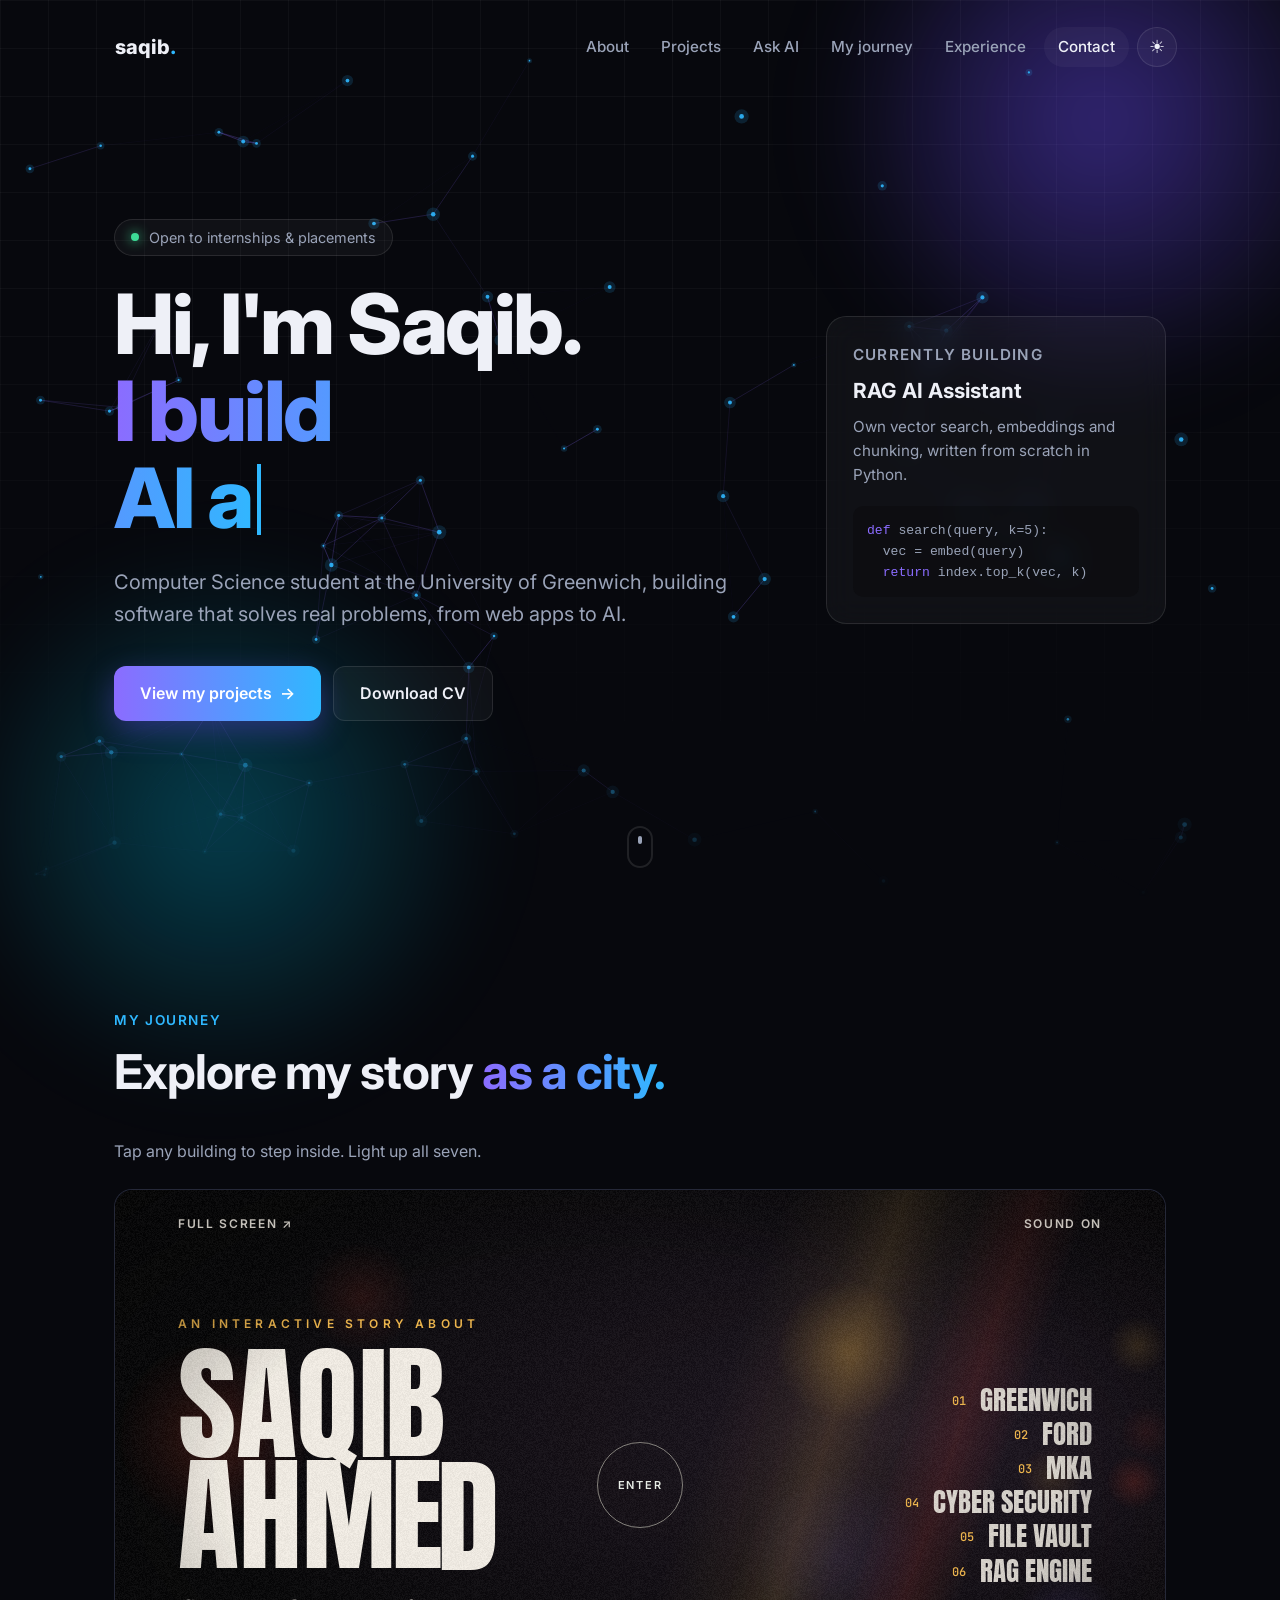
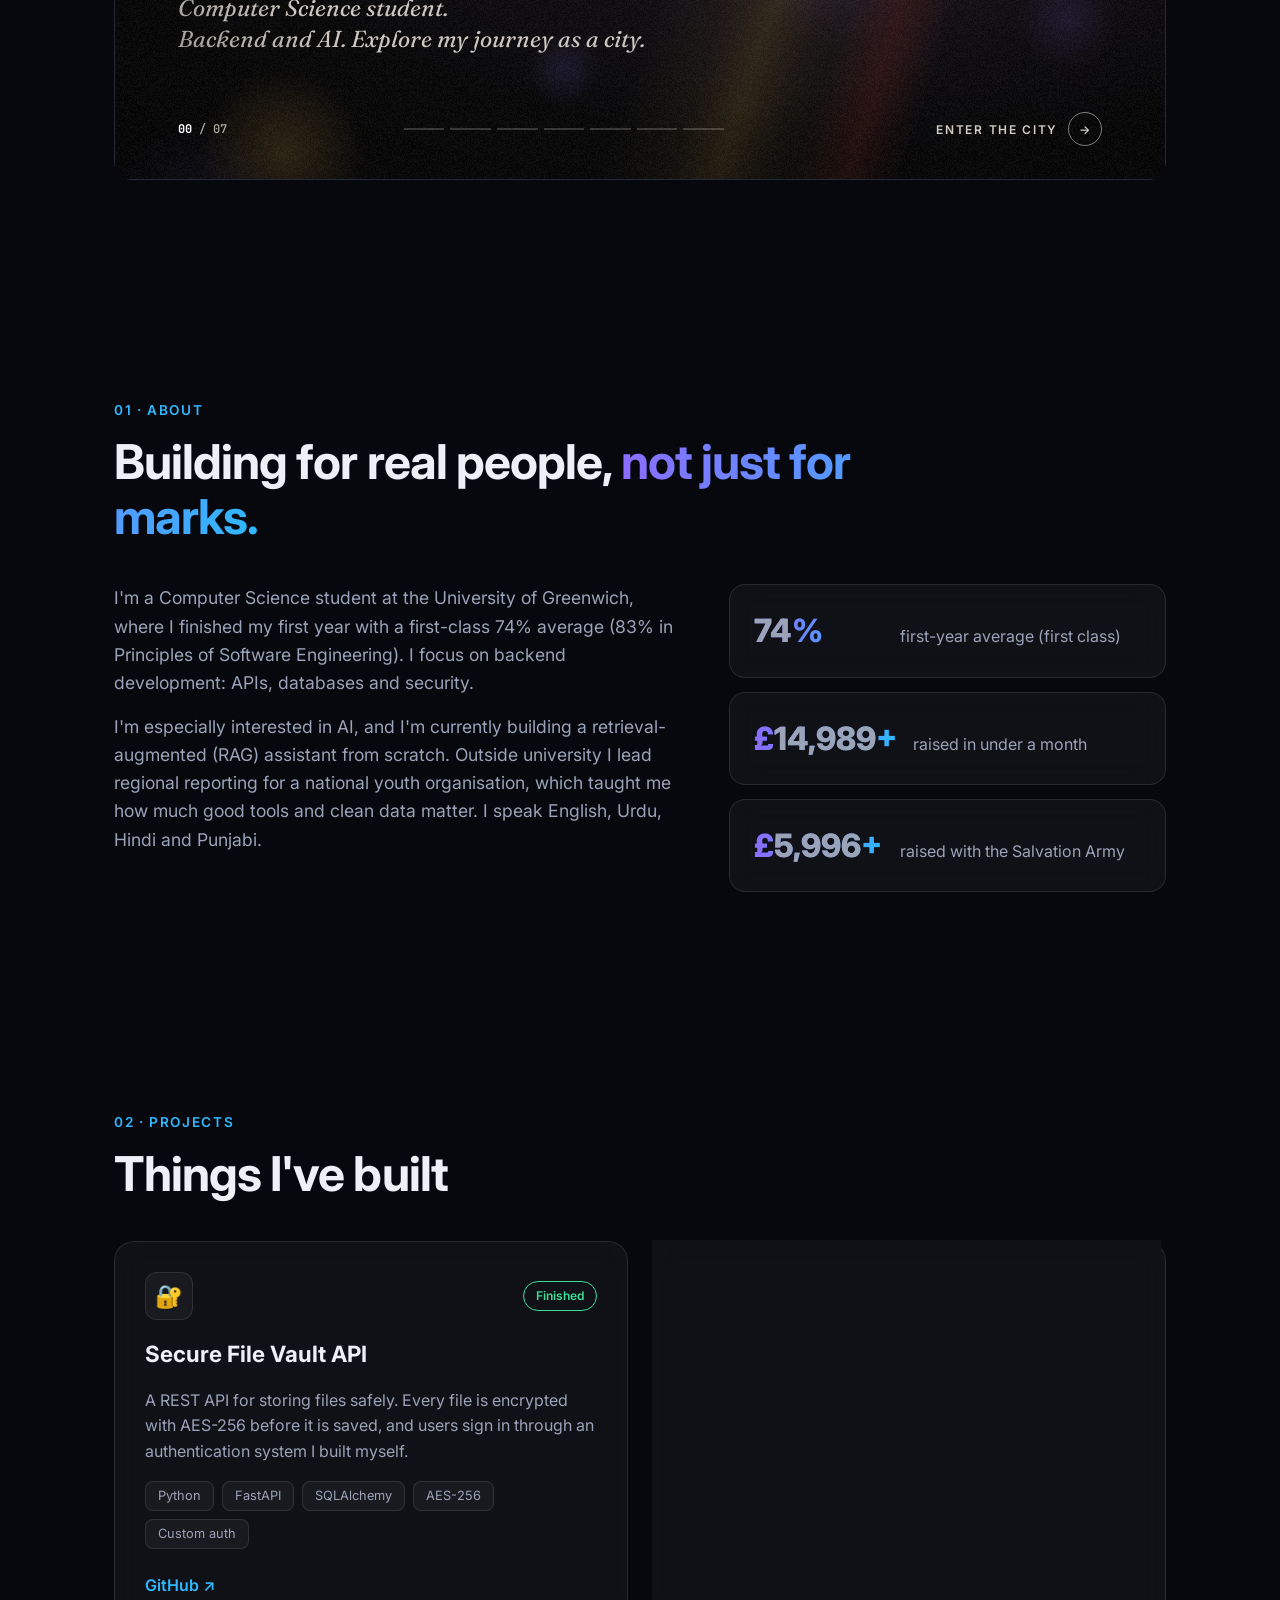
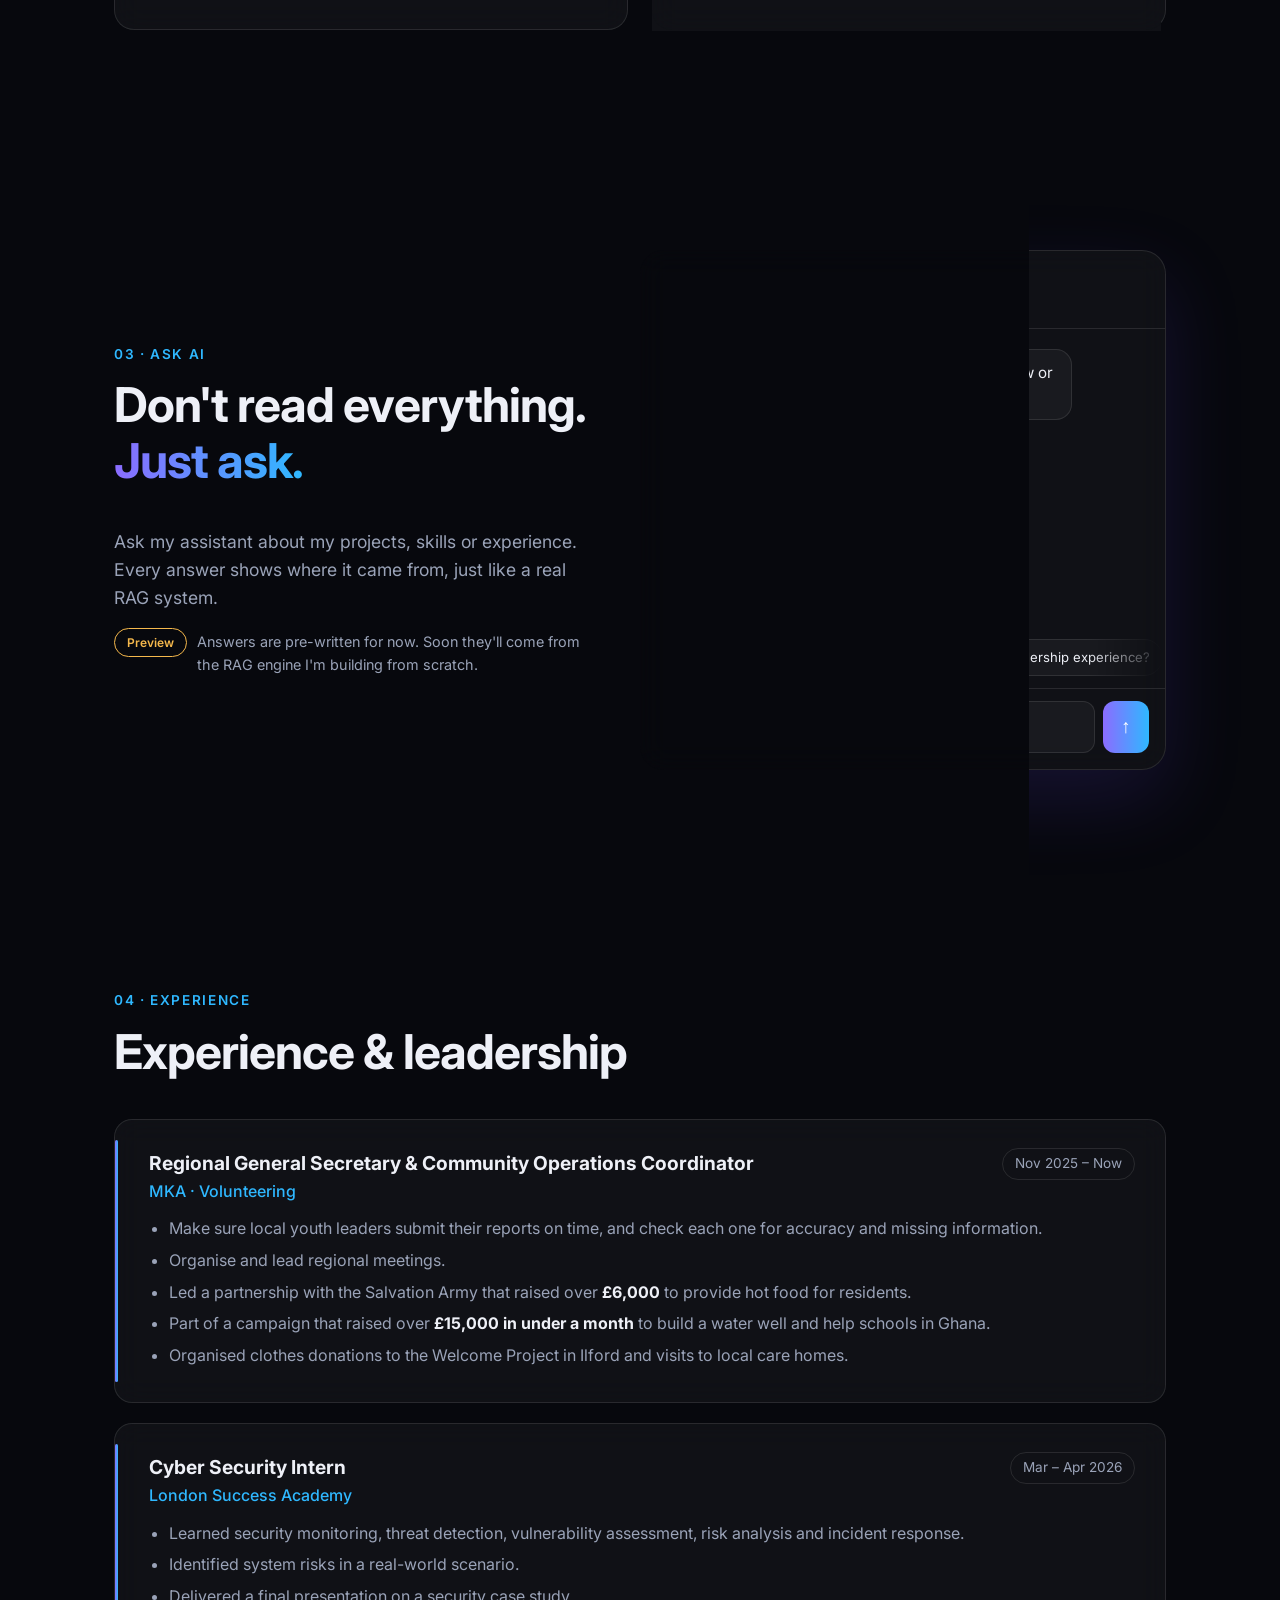
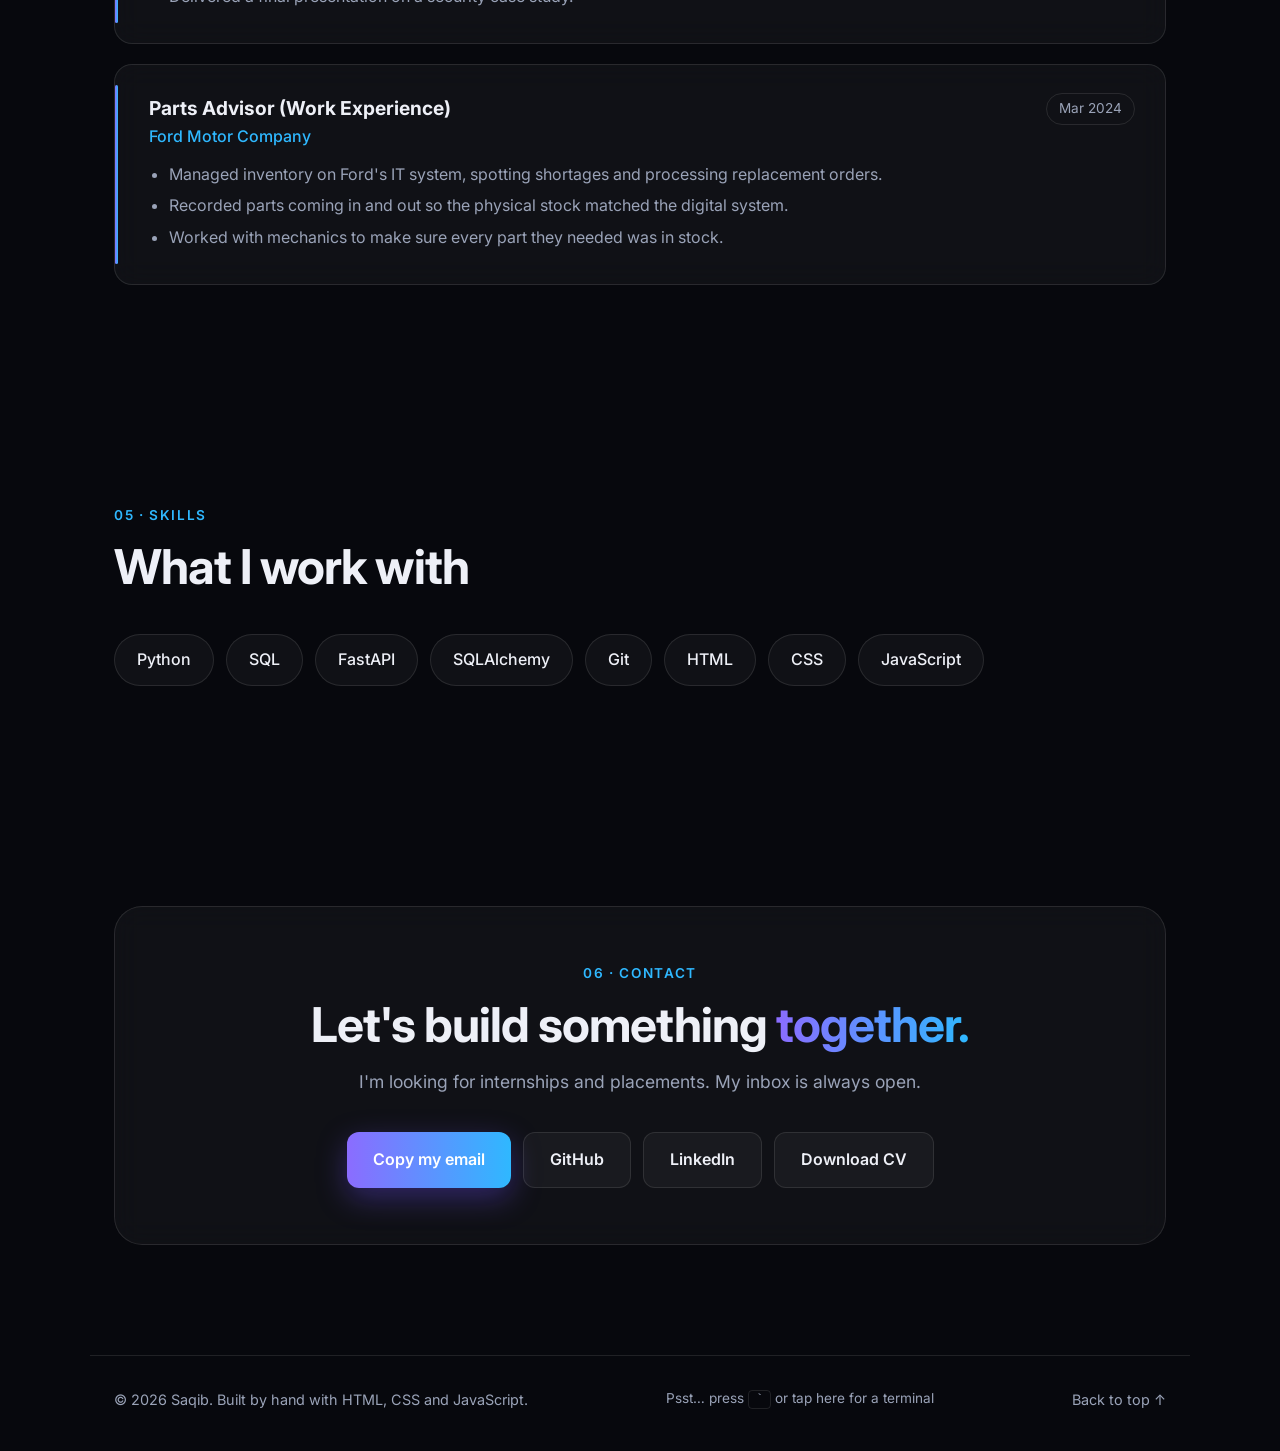
<file: index.html>
<!DOCTYPE html>
<html lang="en" data-theme="dark">
<head>
  <meta charset="UTF-8">
  <!-- Makes the page fit phone screens instead of showing a tiny desktop page -->
  <meta name="viewport" content="width=device-width, initial-scale=1.0">
  <title>Saqib Ahmed - Computer Science student, University of Greenwich</title>
  <meta name="description" content="Saqib Ahmed, Computer Science student at the University of Greenwich, building software that solves real problems, from web apps to AI.">
  <!-- Tells Google this is the one true address of the page -->
  <link rel="canonical" href="https://saq564.github.io/">
  <!-- The preview card shown when the link is shared on LinkedIn, WhatsApp, etc. -->
  <meta property="og:title" content="Saqib Ahmed - Computer Science student, University of Greenwich">
  <meta property="og:description" content="Saqib Ahmed, Computer Science student at the University of Greenwich, building software that solves real problems, from web apps to AI.">
  <meta property="og:url" content="https://saq564.github.io/">
  <meta property="og:type" content="website">
  <!-- Inter is a free font from Google Fonts -->
  <link rel="preconnect" href="https://fonts.googleapis.com">
  <link rel="preconnect" href="https://fonts.gstatic.com" crossorigin>
  <link href="https://fonts.googleapis.com/css2?family=Inter:wght@400;500;600;700;800&display=swap" rel="stylesheet">
  <link rel="stylesheet" href="style.css">
  <!-- Runs before the page draws, so the saved theme shows straight away with no flash -->
  <script>
    try {
      const saved = localStorage.getItem("theme");
      if (saved) document.documentElement.dataset.theme = saved;
    } catch (e) {}

    // "js" tells style.css that JavaScript is running, so it's safe to hide
    // things for the fade-in animation (script.js shows them again).
    document.documentElement.classList.add("js");

    // Safety net: if script.js crashes or never runs (some in-app browsers,
    // like Snapchat's or Instagram's, do this), show everything anyway.
    function showEverything() {
      document.documentElement.classList.add("show-all");
    }
    window.addEventListener("error", showEverything);
    setTimeout(() => {
      if (!window.revealWorking) showEverything();
    }, 2000);
  </script>
</head>
<body>

  <!-- Thin bar at the very top that fills up as you scroll -->
  <div class="scroll-progress" id="scroll-progress"></div>

  <!-- Background decoration: a faint grid and two coloured glows -->
  <div class="bg-grid" aria-hidden="true"></div>
  <div class="glow glow-1" aria-hidden="true"></div>
  <div class="glow glow-2" aria-hidden="true"></div>

  <!-- 1. TOP BAR -->
  <header class="topbar" id="topbar">
    <nav class="nav">
      <a href="#top" class="logo">saqib<span>.</span></a>
      <ul class="nav-links" id="nav-links">
        <li><a href="#about">About</a></li>
        <li><a href="#projects">Projects</a></li>
        <li><a href="#ask">Ask AI</a></li>
        <li><a href="#journey">My journey</a></li>
        <li><a href="#experience">Experience</a></li>
        <li><a href="#contact">Contact</a></li>
      </ul>
      <button id="theme-toggle" class="icon-btn" aria-label="Switch light and dark mode">
        <span class="icon-moon">☾</span><span class="icon-sun">☀</span>
      </button>
      <!-- Menu button, only shown on phones -->
      <button id="menu-toggle" class="icon-btn menu-btn" aria-label="Open menu" aria-expanded="false">☰</button>
    </nav>
  </header>

  <main id="top">

    <!-- 2. INTRO: the first thing people see -->
    <section class="hero container">
      <!-- 1. The "living AI network": dots and lines drawn by script.js -->
      <canvas id="network" class="network" aria-hidden="true"></canvas>
      <div class="hero-text">
        <div class="pill intro"><span class="dot"></span>Open to internships &amp; placements</div>
        <h1 class="intro">
          Hi, I'm Saqib.<br>
          <span class="gradient-text">I build<br><span id="typed">real products</span><span class="cursor"></span></span>
        </h1>
        <p class="tagline intro">
          Computer Science student at the University of Greenwich,
          building software that solves real problems, from web apps to AI.
        </p>
        <div class="buttons intro">
          <a href="#projects" class="btn btn-primary">View my projects <span class="arrow">→</span></a>
          <a href="assets/Saqib-CV.pdf" class="btn btn-ghost" download>Download CV</a>
        </div>
      </div>

      <!-- Floating card on the right (hidden on phones) -->
      <div class="hero-card glass tilt" aria-hidden="true">
        <p class="hero-card-label">Currently building</p>
        <h3>RAG AI Assistant</h3>
        <p>Own vector search, embeddings and chunking, written from scratch in Python.</p>
        <div class="code-lines">
          <span><i>def</i> search(query, k=5):</span>
          <span>&nbsp;&nbsp;vec = embed(query)</span>
          <span>&nbsp;&nbsp;<i>return</i> index.top_k(vec, k)</span>
        </div>
      </div>

      <a href="#about" class="scroll-hint" aria-label="Scroll down"><span></span></a>
    </section>
    
    <!-- MY JOURNEY: the interactive city (game.html), shown right here on the homepage -->
    <section id="journey" class="section container">
      <p class="section-label reveal">My journey</p>
      <h2 class="reveal">Explore my story <span class="gradient-text">as a city.</span></h2>
      <p class="reveal" style="color: var(--muted, #9aa0b4); margin-bottom: 24px;">Tap any building to step inside. Light up all seven.</p>
      <div class="journey-frame">
        <iframe src="game.html" title="My journey as an interactive city" loading="lazy" allow="fullscreen"></iframe>
      </div>
      <style>
        .journey-frame { position: relative; aspect-ratio: 16 / 9; border-radius: 18px; overflow: hidden; border: 1px solid rgba(255,255,255,.12); background: #070a1c; }
        .journey-frame iframe { position: absolute; inset: 0; width: 100%; height: 100%; border: 0; }
        @media (max-width: 700px) { .journey-frame { aspect-ratio: auto; height: 78vh; } }
      </style>
    </section>

    <!-- 3. ABOUT ME, with three numbers that count up -->
    <section id="about" class="section container">
      <p class="section-label reveal">01 · About</p>
      <h2 class="reveal">Building for real people, <span class="gradient-text">not just for marks.</span></h2>
      <div class="about-grid">
        <div class="reveal">
          <p class="lead">
            I'm a Computer Science student at the University of Greenwich, where I finished
            my first year with a first-class 74% average (83% in Principles of Software Engineering).
            I focus on backend development: APIs, databases and security.
          </p>
          <p class="lead">
            I'm especially interested in AI, and I'm currently building a retrieval-augmented
            (RAG) assistant from scratch. Outside university I lead regional reporting for a
            national youth organisation, which taught me how much good tools and clean data matter.
            I speak English, Urdu, Hindi and Punjabi.
          </p>
        </div>
        <div class="stats">
          <div class="stat glass reveal">
            <strong><span class="count" data-target="74">74</span>%</strong>
            <span>first-year average (first class)</span>
          </div>
          <div class="stat glass reveal">
            <strong>£<span class="count" data-target="15000">15,000</span>+</strong>
            <span>raised in under a month</span>
          </div>
          <div class="stat glass reveal">
            <strong>£<span class="count" data-target="6000">6,000</span>+</strong>
            <span>raised with the Salvation Army</span>
          </div>
        </div>
      </div>
    </section>

    <!-- 4. PROJECTS: the most important section -->
    <section id="projects" class="section container">
      <p class="section-label reveal">02 · Projects</p>
      <h2 class="reveal">Things I've built</h2>
      <div class="cards">

        <article class="card glass tilt spotlight reveal">
          <div class="card-top">
            <span class="card-icon">🔐</span>
            <span class="status status-done">Finished</span>
          </div>
          <h3>Secure File Vault API</h3>
          <p>
            A REST API for storing files safely. Every file is encrypted with AES-256
            before it is saved, and users sign in through an authentication system I built myself.
          </p>
          <ul class="tags">
            <li>Python</li><li>FastAPI</li><li>SQLAlchemy</li><li>AES-256</li><li>Custom auth</li>
          </ul>
          <div class="card-links">
            <a href="https://github.com/saq564" target="_blank" rel="noopener">GitHub <span class="arrow">↗</span></a>
          </div>
        </article>

        <article class="card glass tilt spotlight reveal">
          <div class="card-top">
            <span class="card-icon">🧠</span>
            <span class="status status-progress">In progress</span>
          </div>
          <h3>RAG AI Assistant Engine</h3>
          <p>
            An AI assistant that answers questions from your own documents and shows its sources.
            I'm writing the core parts myself: text chunking, embeddings and my own vector search.
          </p>
          <ul class="tags">
            <li>Python</li><li>NumPy</li><li>Vector search</li><li>LLMs</li>
          </ul>
          <div class="card-links">
            <span class="muted">Code and live demo coming soon</span>
          </div>
        </article>

      </div>
    </section>

    <!-- "ASK ABOUT SAQIB" CHAT PREVIEW
         For now the answers are pre-written in script.js (block 12).
         Later, the RAG engine will answer these questions for real. -->
    <section id="ask" class="section container">
      <div class="ask-grid">
        <div>
          <p class="section-label reveal">03 · Ask AI</p>
          <h2 class="reveal">Don't read everything. <span class="gradient-text">Just ask.</span></h2>
          <p class="lead reveal">
            Ask my assistant about my projects, skills or experience.
            Every answer shows where it came from, just like a real RAG system.
          </p>
          <p class="ask-note reveal">
            <span class="status status-progress">Preview</span>
            Answers are pre-written for now. Soon they'll come from the RAG engine I'm building from scratch.
          </p>
        </div>

        <div class="chat glass reveal">
          <div class="chat-head">
            <span class="chat-avatar">S</span>
            <div>
              <strong>Saqib's assistant</strong>
              <span class="chat-online"><span class="dot"></span>Online</span>
            </div>
          </div>
          <div class="chat-messages" id="chat-messages" aria-live="polite"></div>
          <div class="chat-chips" id="chat-chips"></div>
          <form class="chat-input" id="chat-form">
            <input id="chat-text" type="text" placeholder="Ask anything about Saqib..." autocomplete="off" aria-label="Your question">
            <button type="submit" aria-label="Send">↑</button>
          </form>
        </div>
      </div>
    </section>

    <!-- 5. EXPERIENCE & LEADERSHIP -->
    <section id="experience" class="section container">
      <p class="section-label reveal">04 · Experience</p>
      <h2 class="reveal">Experience &amp; leadership</h2>
      <div class="timeline">

        <article class="job glass reveal">
          <div class="job-head">
            <div>
              <h3>Regional General Secretary &amp; Community Operations Coordinator</h3>
              <span class="job-place">MKA · Volunteering</span>
            </div>
            <span class="job-date">Nov 2025 – Now</span>
          </div>
          <ul>
            <li>Make sure local youth leaders submit their reports on time, and check each one for accuracy and missing information.</li>
            <li>Organise and lead regional meetings.</li>
            <li>Led a partnership with the Salvation Army that raised over <strong>£6,000</strong> to provide hot food for residents.</li>
            <li>Part of a campaign that raised over <strong>£15,000 in under a month</strong> to build a water well and help schools in Ghana.</li>
            <li>Organised clothes donations to the Welcome Project in Ilford and visits to local care homes.</li>
          </ul>
        </article>

        <article class="job glass reveal">
          <div class="job-head">
            <div>
              <h3>Cyber Security Intern</h3>
              <span class="job-place">London Success Academy</span>
            </div>
            <span class="job-date">Mar – Apr 2026</span>
          </div>
          <ul>
            <li>Learned security monitoring, threat detection, vulnerability assessment, risk analysis and incident response.</li>
            <li>Identified system risks in a real-world scenario.</li>
            <li>Delivered a final presentation on a security case study.</li>
          </ul>
        </article>

        <article class="job glass reveal">
          <div class="job-head">
            <div>
              <h3>Parts Advisor (Work Experience)</h3>
              <span class="job-place">Ford Motor Company</span>
            </div>
            <span class="job-date">Mar 2024</span>
          </div>
          <ul>
            <li>Managed inventory on Ford's IT system, spotting shortages and processing replacement orders.</li>
            <li>Recorded parts coming in and out so the physical stock matched the digital system.</li>
            <li>Worked with mechanics to make sure every part they needed was in stock.</li>
          </ul>
        </article>

      </div>
    </section>

    <!-- 6. SKILLS -->
    <section id="skills" class="section container">
      <p class="section-label reveal">05 · Skills</p>
      <h2 class="reveal">What I work with</h2>
      <ul class="badges reveal">
        <li>Python</li><li>SQL</li><li>FastAPI</li><li>SQLAlchemy</li>
        <li>Git</li><li>HTML</li><li>CSS</li><li>JavaScript</li>
      </ul>
    </section>

    <!-- 7. CONTACT -->
    <section id="contact" class="section container">
      <div class="contact-box glass reveal">
        <p class="section-label">06 · Contact</p>
        <h2>Let's build something <span class="gradient-text">together.</span></h2>
        <p class="lead">I'm looking for internships and placements. My inbox is always open.</p>
        <div class="buttons">
          <button class="btn btn-primary" id="copy-email" data-email="ahmedsaqib086@gmail.com">
            <span id="copy-email-text">Copy my email</span>
          </button>
          <a href="https://github.com/saq564" class="btn btn-ghost" target="_blank" rel="noopener">GitHub</a>
          <a href="https://www.linkedin.com/in/saqib-ahmed-7564972b5" class="btn btn-ghost" target="_blank" rel="noopener">LinkedIn</a>
          <a href="assets/Saqib-CV.pdf" class="btn btn-ghost" download>Download CV</a>
        </div>
      </div>
    </section>

  </main>

  <footer class="footer container">
    <p>© <span id="year"></span> Saqib. Built by hand with HTML, CSS and JavaScript.</p>
    <button class="terminal-hint" id="terminal-hint">Psst… <span class="desktop-only">press <kbd>`</kbd> or</span> tap here for a terminal</button>
    <a href="#top">Back to top ↑</a>
  </footer>

  <!-- HIDDEN TERMINAL: opens with the ` key (top left of the keyboard) -->
  <div class="terminal-backdrop" id="terminal" hidden>
    <div class="terminal" role="dialog" aria-label="Terminal">
      <div class="terminal-bar">
        <span class="t-dot" style="background:#ff5f57"></span>
        <span class="t-dot" style="background:#febc2e"></span>
        <span class="t-dot" style="background:#28c840"></span>
        <span class="terminal-title">saqib@portfolio: ~</span>
        <button class="terminal-close" id="terminal-close" aria-label="Close terminal">✕</button>
      </div>
      <div class="terminal-body" id="terminal-body">
        <div id="terminal-output"></div>
        <form class="terminal-line" id="terminal-form">
          <span class="t-prompt">saqib@portfolio:~$</span>
          <input id="terminal-input" type="text" autocomplete="off" spellcheck="false" aria-label="Terminal command">
        </form>
      </div>
    </div>
  </div>

  <!-- Glowing cursor (only shown on computers with a mouse) -->
  <div class="cursor-dot" id="cursor-dot" aria-hidden="true"></div>
  <div class="cursor-ring" id="cursor-ring" aria-hidden="true"></div>

  <script src="script.js"></script>
</body>
</html>
</file>
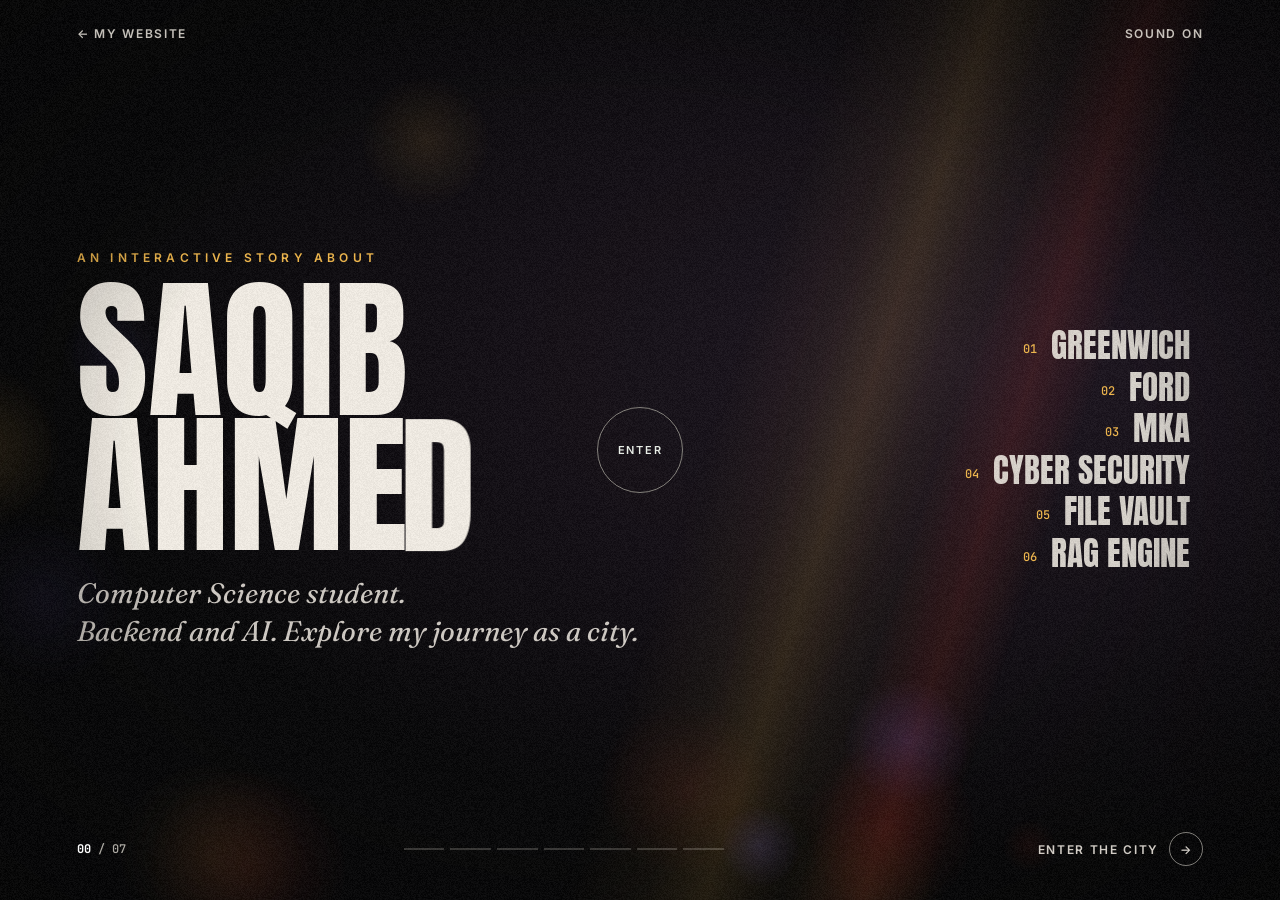
<file: game.html>
<!DOCTYPE html>
<html lang="en">
<head>
  <meta charset="UTF-8">
  <meta name="viewport" content="width=device-width, initial-scale=1.0, viewport-fit=cover">
  <title>Saqib Ahmed - My journey so far</title>
  <meta name="description" content="A short interactive film about my journey so far: university, Ford, MKA, cyber security and the projects I'm building.">
  <meta property="og:title" content="Saqib Ahmed - My journey so far">
  <meta property="og:description" content="A short interactive film about my journey so far. Click through each chapter.">
  <meta property="og:url" content="https://saq564.github.io/game.html">
  <meta property="og:type" content="website">
  <meta name="theme-color" content="#050506">
  <link rel="preconnect" href="https://fonts.googleapis.com">
  <link rel="preconnect" href="https://fonts.gstatic.com" crossorigin>
  <link href="https://fonts.googleapis.com/css2?family=Anton&family=Fraunces:ital,opsz,wght@1,9..144,400;1,9..144,600&family=Inter:wght@400;500;600;700&family=JetBrains+Mono:wght@500;700&display=swap" rel="stylesheet">

  <!-- ============================================================
       THE LOOK
       ============================================================ -->
  <style>
    :root {
      --ink: #050506;
      --paper: #f4efe6;
      --gold: #f2b84b;
      --red: #e2432f;
      --display: "Anton", Impact, "Arial Narrow", sans-serif;
      --serif: "Fraunces", Georgia, serif;
      --sans: Inter, system-ui, sans-serif;
      --mono: "JetBrains Mono", ui-monospace, monospace;
      --smooth: cubic-bezier(.77, 0, .18, 1);
      --out: cubic-bezier(.16, 1, .3, 1);
      --mx: 0; --my: 0;
    }
    * { box-sizing: border-box; margin: 0; padding: 0; }
    html, body { height: 100%; background: var(--ink); color: var(--paper); overflow: hidden; }
    body { font-family: var(--sans); -webkit-font-smoothing: antialiased; -webkit-tap-highlight-color: transparent; cursor: none; user-select: none; -webkit-user-select: none; }
    @media (pointer: coarse) { body { cursor: auto; } }
    a, button { cursor: none; }
    @media (pointer: coarse) { a, button { cursor: pointer; } }

    #film { position: fixed; inset: 0; perspective: 1600px; overflow: hidden; }
    .shot { position: absolute; inset: 0; overflow: hidden; visibility: hidden; background: var(--ink); transform-style: preserve-3d; backface-visibility: hidden; }
    .shot.active { visibility: visible; }
    .layer { position: absolute; inset: -4%; will-change: transform; pointer-events: none; }
    .layer .barcode, .layer .dial, .layer .threat { pointer-events: auto; }


    /* text that slides up from behind a mask */
    .line { display: block; overflow: hidden; padding-bottom: .08em; }
    .line > span { display: inline-block; transform: translateY(115%); }
    .play .line > span { animation: up .9s var(--d, 0s) var(--out) forwards; }
    .fade { opacity: 0; transform: translateY(18px); }
    .play .fade { animation: fadeUp .85s var(--d, 0s) var(--out) forwards; }
    .split span { display: inline-block; opacity: 0; transform: translateY(60%) scale(1.1); }
    .play .split span { animation: letter 1s var(--d, 0s) var(--out) forwards; }
    @keyframes up { to { transform: none; } }
    @keyframes fadeUp { to { opacity: 1; transform: none; } }
    @keyframes letter { to { opacity: 1; transform: none; } }

    /* the giant word behind each chapter */
    .giant { position: absolute; left: 50%; top: 46%; transform: translate(-50%, -50%); font-family: var(--display); font-size: clamp(90px, 21vw, 340px); line-height: .85; letter-spacing: -.01em; white-space: nowrap; color: rgba(244, 239, 230, .9); text-transform: uppercase; }

    /* the info block on each chapter */
    .info { position: absolute; left: clamp(20px, 6vw, 96px); bottom: clamp(96px, 13vh, 140px); max-width: min(560px, 88vw); z-index: 5; }
    .meta { display: flex; align-items: center; gap: 12px; font: 600 12px var(--sans); letter-spacing: .22em; text-transform: uppercase; color: var(--gold); margin-bottom: 14px; }
    .meta .n { font-family: var(--mono); letter-spacing: 0; color: var(--paper); opacity: .7; }
    .meta .bar { width: 36px; height: 1px; background: currentColor; opacity: .6; }
    .info h2 { font-family: var(--serif); font-style: italic; font-weight: 400; font-size: clamp(38px, 5.6vw, 84px); line-height: 1.02; letter-spacing: -.01em; }
    .info .place { font: 600 clamp(15px, 1.3vw, 18px) var(--sans); margin: 14px 0 8px; }
    .info p { font-size: clamp(14.5px, 1.15vw, 17px); line-height: 1.6; color: rgba(244, 239, 230, .78); max-width: 470px; }
    .info .more { display: inline-flex; align-items: center; gap: 8px; margin-top: 18px; color: var(--paper); text-decoration: none; font: 600 13px var(--sans); letter-spacing: .06em; border-bottom: 1px solid rgba(244,239,230,.4); padding-bottom: 4px; }
    .info .more:hover { border-color: var(--gold); color: var(--gold); }
    .scrim { position: absolute; inset: 0; background: linear-gradient(0deg, rgba(5,5,6,.85) 0%, rgba(5,5,6,.35) 38%, rgba(5,5,6,0) 60%); z-index: 4; pointer-events: none; }

    /* soft out-of-focus lights */
    .bokeh { position: absolute; border-radius: 50%; will-change: transform; opacity: var(--o, .5); animation: drift var(--t, 14s) ease-in-out infinite alternate; }
    @keyframes drift { from { transform: translate(0, 0); } to { transform: translate(var(--dx, 40px), var(--dy, -30px)); } }

    /* ---------- 0: intro ---------- */
    .s0 { background: radial-gradient(ellipse at 75% 40%, #1d1420 0%, #050506 65%); }
    .s0 .beam { position: absolute; left: 55%; top: -30%; width: 22vw; height: 160%; background: linear-gradient(90deg, transparent, rgba(242,184,75,.05) 30%, rgba(242,184,75,.14), rgba(242,184,75,.05) 70%, transparent); transform: rotate(18deg);  opacity: 0; }
    .s0 .beam.b2 { left: 72%; width: 10vw; background: linear-gradient(90deg, transparent, rgba(226,67,47,.14), transparent); }
    .s0.play .beam { animation: beam 3s .4s var(--out) forwards, sway 9s 3.4s ease-in-out infinite alternate; }
    .s0.play .beam.b2 { animation-delay: .8s, 3.8s; }
    @keyframes beam { from { opacity: 0; transform: rotate(18deg) translateX(-30vw); } to { opacity: 1; transform: rotate(18deg); } }
    @keyframes sway { from { transform: rotate(18deg); } to { transform: rotate(12deg) translateX(4vw); } }
    .s0 .chapters { position: absolute; right: clamp(20px, 7vw, 120px); top: 50%; translate: 0 -50%; list-style: none; z-index: 3; text-align: right; }
    .s0 .chapters li { font: 400 clamp(22px, 2.6vw, 40px)/1.25 var(--display); text-transform: uppercase; color: rgba(244,239,230,.88); }
    .s0 .chapters i { font: 500 12px var(--mono); font-style: normal; color: var(--gold); margin-right: 14px; vertical-align: 6px; }
    @media (max-aspect-ratio: 4/5) { .s0 .chapters { top: 15%; translate: none; } .s0 .chapters li { font-size: 22px; } }
    .s0 .copy { position: absolute; left: clamp(20px, 6vw, 96px); top: 50%; transform: translateY(-50%); z-index: 3; }
    .s0 .kicker { font: 600 12px var(--sans); letter-spacing: .35em; color: var(--gold); margin-bottom: 18px; }
    .s0 h1 { font-family: var(--display); font-weight: 400; font-size: clamp(72px, 12vw, 200px); line-height: .88; text-transform: uppercase; }
    .s0 .sub { font-family: var(--serif); font-style: italic; font-size: clamp(20px, 2.2vw, 30px); margin-top: 22px; color: rgba(244,239,230,.85); }
    @media (max-aspect-ratio: 4/5) {
      .s0 .copy { top: auto; bottom: 120px; transform: none; }
    }

    /* ---------- the "try it" pill ---------- */
    .hint { position: fixed; top: max(62px, calc(env(safe-area-inset-top) + 46px)); left: 50%; translate: -50% 0; z-index: 55; display: flex; align-items: center; gap: 10px; padding: 10px 18px 10px 14px; border-radius: 999px; background: rgba(10,10,12,.55); border: 1px solid rgba(244,239,230,.22); -webkit-backdrop-filter: blur(10px); backdrop-filter: blur(10px); font: 600 13.5px var(--sans); color: var(--paper); opacity: 0; transform: translateY(-12px); transition: opacity .5s, transform .6s var(--out), background .4s, border-color .4s; pointer-events: none; white-space: nowrap; }
    .hint.on { opacity: 1; transform: none; }
    .hint b { font: 700 10.5px var(--mono); letter-spacing: .2em; color: var(--gold); }
    .hint .dot { width: 8px; height: 8px; border-radius: 50%; background: var(--gold); box-shadow: 0 0 0 0 rgba(242,184,75,.6); animation: dotp 1.4s infinite; }
    @keyframes dotp { 70% { box-shadow: 0 0 0 9px rgba(242,184,75,0); } }
    .hint.done { background: rgba(20,60,44,.6); border-color: rgba(61,220,151,.6); pointer-events: auto; }
    .hint.done b { color: #3ddc97; } .hint.done .dot { background: #3ddc97; animation: none; }
    .busy .hint { opacity: 0; transform: translateY(-12px); }
    .ready .nav .next .ring { background: var(--paper); color: var(--ink); border-color: var(--paper); }
    @media (max-width: 700px) { .hint, .s6 .q { -webkit-backdrop-filter: none; backdrop-filter: none; } .hint { background: rgba(10,10,12,.85); } }
    @media (max-width: 600px) { .hint { font-size: 12.5px; padding: 9px 14px 9px 12px; } }
    #sparks { position: fixed; inset: 0; width: 100%; height: 100%; pointer-events: none; z-index: 45; }
    .s0 h1 .split span, .lamp { will-change: translate; }

    /* ---------- 1: Greenwich ---------- */
    .s1 { background: #0c1022; --tod: 0; }
    .s1 .night { position: absolute; inset: 0; background: linear-gradient(180deg, #02040c 0%, #0a1030 45%, #241e4a 80%, #3e2a58 100%); opacity: var(--tod); }
    .s1 .stars { position: absolute; left: 0; top: 0; width: 2px; height: 2px; border-radius: 50%; opacity: calc(var(--tod) * 1.3 - .3); }
    .s1 .moon { position: absolute; right: 22%; top: 14%; width: 8vmin; height: 8vmin; border-radius: 50%; background: radial-gradient(circle at 40% 40%, #fffbea, #e9e2c8 60%, #cfc6a8); box-shadow: 0 0 60px 16px rgba(255,250,220,.25); opacity: var(--tod); transform: translateY(calc((1 - var(--tod)) * 14vh)); }
    .s1 .sunwrap { position: absolute; inset: 0; transform: translateY(calc(var(--tod) * 50vh)); opacity: calc(1 - var(--tod) * 1.2); }
    .s1 .win { opacity: calc(.4 + var(--tod) * .6); filter: drop-shadow(0 0 calc(var(--tod) * 8px) #ffcf8a); }
    .s1 .clock { position: absolute; right: clamp(20px, 6vw, 96px); bottom: clamp(96px, 13vh, 140px); text-align: right; z-index: 5; opacity: 0; transition: opacity .6s; }
    .s1.live .clock { opacity: 1; }
    .s1 .clock b { display: block; font: 400 clamp(40px, 5vw, 76px)/1 var(--display); letter-spacing: .02em; font-variant-numeric: tabular-nums; }
    .s1 .clock span { font: 600 12px var(--sans); letter-spacing: .2em; text-transform: uppercase; color: var(--gold); }
    .s1 .tod-bar { position: absolute; left: 50%; bottom: 0; translate: -50% 0; }
    @media (max-aspect-ratio: 4/5) { .s1 .clock { top: 21%; bottom: auto; } .s1 .moon { right: 12%; top: 22%; } }
    .s1 .sky { background: linear-gradient(180deg, #1a2350 0%, #5b4a86 30%, #e0866a 62%, #ffcf99 82%); }
    .s1 .sun { position: absolute; left: 62%; top: 70%; width: 30vmin; height: 30vmin; margin: -15vmin; border-radius: 50%; background: radial-gradient(circle, #fff6df 0 30%, rgba(255,220,170,.6) 42%, rgba(255,190,140,0) 70%); transform: translateY(20vh); }
    .s1.play .sun { animation: sunrise 6s .2s var(--out) forwards; }
    @keyframes sunrise { to { transform: translateY(-6vh); } }
    .s1 .giant { color: rgba(255, 244, 228, .92); top: 38%; text-shadow: 0 10px 60px rgba(120, 40, 20, .35); }
    .s1 svg.city { position: absolute; left: -4%; right: -4%; bottom: -1px; width: 108%; height: 58%; }
    .s1 .ground { display: none; }
    .s1 svg.ornc .tint { opacity: calc(var(--tod) * .7); }
    .s1 svg.ornc .dusk { opacity: calc(.08 - var(--tod) * .3 + max(0, var(--tod) - .45) * .7 - max(0, var(--tod) - .6) * 1.1); }
    .s1 svg.ornc .flood { opacity: calc(var(--tod) * 1.6 - .6); }
    .s1 svg.ornc .glow { opacity: calc(var(--tod) * 1.25 - .2); }
    .s1 svg.ornc { height: 64%; }
    .s1 .scrim { background: linear-gradient(0deg, rgba(5,5,6,.7) 0%, rgba(5,5,6,.2) 26%, rgba(5,5,6,0) 42%), linear-gradient(90deg, rgba(5,5,6,.6) 0%, rgba(5,5,6,0) 42%); }
    @media (max-aspect-ratio: 4/5) { .s1 svg.city { left: -50%; width: 200%; height: auto; bottom: 30%; } .s1 .ground { display: block; position: absolute; left: 0; right: 0; bottom: 0; height: 31%; background: #151229; } .s1 .sun { left: 50%; top: 52%; } }
    .fog { position: absolute; left: -50%; width: 200%; height: 22%; background: radial-gradient(ellipse at center, rgba(255,220,200,.35), rgba(255,220,200,0) 65%); animation: fog 22s linear infinite; }
    @keyframes fog { from { transform: translateX(-12%); } to { transform: translateX(12%); } }
    .birds { position: absolute; left: -10%; top: 26%; width: 140px; animation: fly 18s linear infinite; }
    @keyframes fly { to { transform: translate(120vw, -8vh); } }

    /* ---------- 2: Ford ---------- */
    .s2 { background: radial-gradient(ellipse at 50% 40%, #1c2433 0%, #07090d 75%); }
    .s2 .grid { background-image: linear-gradient(rgba(255,255,255,.04) 1px, transparent 1px), linear-gradient(90deg, rgba(255,255,255,.04) 1px, transparent 1px); background-size: 60px 60px; -webkit-mask-image: radial-gradient(ellipse at center, #000 20%, transparent 70%); mask-image: radial-gradient(ellipse at center, #000 20%, transparent 70%); }
    .s2 .giant { color: transparent; -webkit-text-stroke: 2px rgba(244,239,230,.18); top: 30%; }
    .s2 .barcode { position: absolute; left: 50%; top: 42%; translate: -50% -50%; width: min(70vw, 640px); }
    .s2 .barcode svg { width: 100%; height: auto; display: block; }
    .s2 .digits { font: 700 clamp(14px, 1.6vw, 20px) var(--mono); letter-spacing: .5em; text-align: center; margin-top: 12px; color: rgba(244,239,230,.75); }
    @media (max-width: 600px) { .s2 .digits { letter-spacing: .25em; font-size: 12px; } }
    .s2 .laser { position: absolute; left: -6%; right: -6%; height: 2px; top: 0; background: #ff3b30; box-shadow: 0 0 18px 4px rgba(255,59,48,.7), 0 0 60px 10px rgba(255,59,48,.3); opacity: 0; }
    .s2 .laser.go { animation: scan .9s var(--smooth) forwards; }
    @keyframes scan { 0% { top: 0; opacity: 1; } 50% { top: 100%; opacity: 1; } 100% { top: 0; opacity: 0; } }
    .s2 .barcode { cursor: none; transition: filter .4s; }
    .s2 .barcode.hit svg { filter: drop-shadow(0 0 14px rgba(61,220,151,.9)); }
    .s2 .barcode.hit rect { fill: #c9ffe6; }
    .s2 .stock { position: absolute; right: clamp(20px, 6vw, 96px); top: 50%; translate: 0 -50%; width: 240px; font: 500 13px var(--mono); z-index: 5; border: 1px solid rgba(244,239,230,.18); background: rgba(8,10,14,.6); border-radius: 10px; padding: 14px 16px; }
    .s2 .stock-h { display: flex; justify-content: space-between; font-size: 10.5px; letter-spacing: .2em; color: var(--gold); margin-bottom: 10px; }
    .s2 .stock .row { display: flex; justify-content: space-between; padding: 7px 0; border-top: 1px solid rgba(244,239,230,.08); color: rgba(244,239,230,.55); transition: color .3s; }
    .s2 .stock .row i { font-style: normal; }
    .s2 .stock .row.ok { color: var(--paper); } .s2 .stock .row.ok i { color: #3ddc97; }
    @media (max-width: 900px) { .s2 .stock { display: none; } }
    /* laptops and desktops: the barcode sits to the right of the text, so they never overlap */
    @media (min-width: 901px) { .s2 .barcode { left: 62%; width: min(34vw, 520px, 70vh); } .shot.s2 .match { left: 62%; top: calc(42% + min(8.2vw, 125px, 17vh) + 56px); } }
    @media (min-width: 901px) and (max-width: 1599px), (min-width: 901px) and (max-height: 819px) { .s2 .stock { display: none; } }
    .s2 .match { position: absolute; left: 50%; top: calc(42% + min(22vw, 200px)); translate: -50% 0; transform: scale(.8); font: 700 clamp(13px, 1.3vw, 16px) var(--mono); letter-spacing: .25em; color: #3ddc97; border: 1.5px solid #3ddc97; padding: 10px 18px; opacity: 0; white-space: nowrap; }
    .s2 .match.on { animation: stamp .6s var(--out) forwards; }
    @keyframes stamp { to { opacity: 1; transform: scale(1); } }

    /* ---------- 3: MKA ---------- */
    .s3 { background: linear-gradient(180deg, #120c22 0%, #3b1e3d 45%, #9a4a3c 85%, #d77a4a 100%); }
    .s3 .giant { color: rgba(255, 220, 180, .1); top: 40%; font-size: clamp(110px, 30vw, 460px); }
    .lantern { will-change: transform, opacity; position: absolute; bottom: -12vh; width: var(--w, 26px); height: calc(var(--w, 26px) * 1.3); border-radius: 30% 30% 40% 40%; background: radial-gradient(circle at 50% 70%, #fff1c4, #ffb347 55%, #e2702f); opacity: 0; }
    .lantern::before, .lamp::before { content: ""; position: absolute; inset: -160%; border-radius: 50%; background: radial-gradient(circle, rgba(255,170,70,.42) 0%, rgba(255,140,50,.14) 35%, rgba(255,140,50,0) 65%); }
    .s3.play .lantern { animation: rise var(--t, 14s) var(--d, 0s) linear infinite; }
    @keyframes rise { 0% { transform: translate(0, 0) rotate(-3deg); opacity: 0; } 8% { opacity: 1; } 50% { transform: translate(var(--sx, 30px), -60vh) rotate(3deg); } 90% { opacity: .9; } 100% { transform: translate(0, -125vh) rotate(-2deg); opacity: 0; } }
    .s3 .words { position: absolute; right: clamp(20px, 6vw, 96px); top: 18%; text-align: right; font-family: var(--display); font-size: clamp(34px, 5.5vw, 86px); line-height: 1.02; text-transform: uppercase; z-index: 5; }
    .s3 .words .line:nth-child(2) > span { color: var(--gold); }
    .s3 .warm { position: absolute; inset: 0; background: radial-gradient(ellipse at 50% 100%, rgba(255,170,80,.55), transparent 70%); opacity: 0; transition: opacity 1.5s; pointer-events: none; }
    .lamp { position: absolute; width: 46px; height: 60px; margin: -30px 0 0 -23px; border-radius: 30% 30% 40% 40%; background: radial-gradient(circle at 50% 70%, #fff8de, #ffb347 55%, #e2702f); z-index: 6; will-change: transform, opacity; pointer-events: none; }
    .lamp span { position: absolute; top: 74px; left: 50%; translate: -50% 0; font: 400 clamp(18px, 2vw, 26px) var(--display); text-transform: uppercase; letter-spacing: .04em; color: #ffe6bd; white-space: nowrap; text-shadow: 0 0 20px rgba(255,160,60,.9); }
    @media (max-aspect-ratio: 4/5) { .s3 .words { top: 12%; } }

    /* ---------- 4: Cyber ---------- */
    .s4 { background: radial-gradient(ellipse at 70% 40%, #071a1a 0%, #030707 70%); }
    .s4 .radar { position: absolute; right: -10vmin; top: 50%; width: 90vmin; height: 90vmin; margin-top: -45vmin; border-radius: 50%; border: 1.5px solid rgba(61,220,151,.4); background: repeating-radial-gradient(circle, transparent 0 11%, rgba(61,220,151,.28) 11% calc(11% + 1.5px)); box-shadow: 0 0 80px rgba(61,220,151,.08) inset; }
    .s4 .radar::before { content: ""; position: absolute; inset: 0; border-radius: 50%; background: conic-gradient(from 0deg, rgba(61,220,151,.45), rgba(61,220,151,0) 22%); animation: spin 4s linear infinite; }
    .s4 .radar::after { content: ""; position: absolute; left: 50%; top: 0; bottom: 0; width: 1px; background: rgba(61,220,151,.18); box-shadow: 0 0 0 0 transparent; }
    .s4 .threat { position: absolute; width: 54px; height: 54px; margin: -27px 0 0 -27px; border-radius: 50%; border: 0; background: radial-gradient(circle, #ff5a4d 0 7px, rgba(255,77,77,.25) 8px, transparent 26px); z-index: 3; animation: tIn .4s var(--out); }
    .s4 .threat::after { content: ""; position: absolute; inset: 6px; border-radius: 50%; border: 2px solid rgba(255,90,77,.8); animation: tPulse 1.1s infinite; }
    .s4 .threat.blocked { background: radial-gradient(circle, #3ddc97 0 7px, rgba(61,220,151,.25) 8px, transparent 26px); pointer-events: none; animation: tOut 1.2s .4s forwards; }
    .s4 .threat.blocked::after { border-color: #3ddc97; animation: none; inset: 2px; }
    @keyframes tIn { from { transform: scale(0); } }
    @keyframes tPulse { from { transform: scale(.6); opacity: 1; } to { transform: scale(1.5); opacity: 0; } }
    @keyframes tOut { to { opacity: 0; transform: scale(.5); } }
    @keyframes spin { to { transform: rotate(360deg); } }
    .s4 .term { pointer-events: none; position: absolute; left: clamp(20px, 6vw, 96px); top: 19%; width: min(560px, 88vw); font: 500 clamp(12.5px, 1.05vw, 15px)/1.75 var(--mono); color: #9ff5cf; z-index: 5; }
    .s4 .term .r { color: #ff7b72; } .s4 .term .g { color: #3ddc97; } .s4 .term .dim { color: #4f7d6b; }
    .s4 .term .cur { display: inline-block; width: .6em; height: 1.1em; background: #9ff5cf; vertical-align: -2px; animation: blink 1s steps(1) infinite; }
    @keyframes blink { 50% { opacity: 0; } }
    .s4 .giant { color: transparent; -webkit-text-stroke: 1.5px rgba(61,220,151,.16); top: 62%; }

    /* ---------- 5: Vault ---------- */
    .s5 { background: radial-gradient(ellipse at 60% 45%, #2a2d35 0%, #0b0c0f 70%); }
    .s5 .dial { position: absolute; left: 62%; top: 44%; width: min(62vmin, 560px); height: min(62vmin, 560px); translate: -50% -50%; }
    .s5 .dial svg { width: 100%; height: 100%; overflow: visible; }
    .s5 .wheel { transform-origin: 50% 50%; transform-box: fill-box; }
    .s5 .dial { cursor: none; touch-action: none; }
    .s5 .dial svg { transition: filter .6s; }
    .s5 .dial.open svg { filter: drop-shadow(0 0 30px rgba(61,220,151,.55)); }
    .s5 .dial.open svg { animation: thunk .7s var(--out); }
    @keyframes thunk { 30% { scale: 1.06; } }
    @keyframes crack { 0% { transform: rotate(0); } 35% { transform: rotate(300deg); } 65% { transform: rotate(130deg); } 100% { transform: rotate(250deg); } }
    .s5 .tum { fill: #4a2a2a; transition: fill .3s; }
    .s5 .tum.on { fill: #3ddc97; filter: drop-shadow(0 0 8px #3ddc97); }
    .s5 .cipher { position: absolute; left: 62%; top: calc(44% + min(34vmin, 300px)); translate: -50% 0; font: 700 clamp(13px, 1.3vw, 17px) var(--mono); letter-spacing: .08em; white-space: nowrap; color: var(--paper); }
    .s5 .cipher small { display: block; text-align: center; font-size: 10.5px; letter-spacing: .3em; color: #3ddc97; margin-top: 8px; opacity: 0; transition: opacity .6s; }
    .s5 .cipher.done small { opacity: 1; }
    .s5 .giant { color: rgba(244,239,230,.05); top: 50%; font-size: clamp(80px, 17vw, 280px); }
    @media (max-aspect-ratio: 4/5) { .s5 .dial { left: 50%; top: 30%; } .s5 .cipher { left: 50%; top: calc(30% + 34vmin); } }

    /* ---------- 6: RAG ---------- */
    .s6 { background: radial-gradient(ellipse at 50% 40%, #0d1830 0%, #03040a 75%); }
    .s6 canvas { position: absolute; inset: 0; width: 100%; height: 100%; }
    .s6 .ask { position: absolute; left: 50%; top: 18%; translate: -50% 0; width: min(620px, 88vw); z-index: 5; }
    .s6 .q { font: 500 clamp(15px, 1.4vw, 19px) var(--sans); padding: 16px 20px; border: 1px solid rgba(160,210,255,.3); border-radius: 999px; background: rgba(10,18,34,.6); backdrop-filter: blur(8px); -webkit-backdrop-filter: blur(8px); min-height: 56px; }
    .s6 .q::before { content: "Ask  ›  "; color: #6fb7ff; font-weight: 700; }
    .s6 .a { margin-top: 14px; font: 400 clamp(14px, 1.2vw, 17px)/1.6 var(--sans); color: rgba(230,240,255,.85); padding: 0 20px; min-height: 3.2em; }
    .s6 .src { display: flex; gap: 8px; padding: 6px 20px 0; opacity: 0; transition: opacity .6s; }
    .s6 .src.on { opacity: 1; }
    @media (min-width: 900px) and (min-aspect-ratio: 1/1) { .s6 .ask { left: auto; right: clamp(20px, 6vw, 96px); translate: none; top: 21%; width: min(540px, 42vw); } }
    @media (max-width: 899px) { .s6 .ask { top: 12%; } }
    .s6 .q:empty::after { content: "Pick a question below"; color: rgba(230,240,255,.4); }
    .s6 .chips { display: flex; flex-wrap: wrap; gap: 8px; padding: 14px 6px 0; }
    .s6 .chips button { font: 600 13px var(--sans); color: #d8ecff; background: rgba(20,40,70,.55); border: 1px solid rgba(120,190,255,.4); border-radius: 999px; padding: 9px 14px; transition: background .25s, border-color .25s, opacity .3s; }
    .s6 .chips button:hover { background: rgba(60,120,200,.45); border-color: #9fd3ff; }
    .s6 .chips button.used { opacity: .45; }
    .s6 .chips.wait button { pointer-events: none; opacity: .35; }
    .s6 .src span { font: 600 11.5px var(--mono); color: #9fd3ff; border: 1px solid rgba(160,210,255,.3); border-radius: 999px; padding: 4px 10px; }
    .s6 .giant { color: transparent; -webkit-text-stroke: 1.5px rgba(160,210,255,.12); top: 58%; }

    /* ---------- 7: The end ---------- */
    .s7 .giant { color: transparent; -webkit-text-stroke: 1.5px rgba(242,184,75,.16); top: 72%; left: 62%; }
    .s7 .copy { position: absolute; left: clamp(20px, 6vw, 96px); top: 50%; transform: translateY(-50%); max-width: 640px; z-index: 3; }
    .s7 h2 { font-family: var(--display); font-weight: 400; font-size: clamp(54px, 8.5vw, 150px); line-height: .9; text-transform: uppercase; }
    .s7 p { font-family: var(--serif); font-style: italic; font-size: clamp(19px, 2vw, 28px); line-height: 1.4; margin: 20px 0 28px; color: rgba(244,239,230,.85); max-width: 520px; }
    .s7 .btns { display: flex; flex-wrap: wrap; gap: 10px; }
    .s7 .btns a, .s7 .btns button { font: 600 14px var(--sans); color: var(--paper); text-decoration: none; padding: 13px 20px; border-radius: 999px; border: 1px solid rgba(244,239,230,.45); background: transparent; }
    .s7 .btns .primary { background: var(--paper); color: var(--ink); border-color: var(--paper); }
    .s7 .btns a:hover, .s7 .btns button:hover { border-color: var(--gold); }
    @media (max-aspect-ratio: 4/5) { .s7 .copy { top: auto; bottom: 90px; transform: none; } }

    /* ---------- the montage used in the last transition ---------- */
    #montage { position: fixed; inset: 0; display: grid; grid-template-columns: repeat(3, 1fr); gap: 1.4vmin; padding: 10vh 8vw; visibility: hidden; z-index: 20; pointer-events: none; }
    #montage .tile { position: relative; border-radius: 6px; overflow: hidden; display: flex; flex-direction: column; justify-content: flex-end; padding: 2.2vmin; }
    #montage .tile b { font: 400 clamp(18px, 2.6vw, 40px) var(--display); text-transform: uppercase; line-height: 1; }
    #montage .tile i { font: 500 11px var(--mono); opacity: .7; margin-bottom: 6px; font-style: normal; }
    #montage .caption { position: fixed; left: 0; right: 0; bottom: 4vh; text-align: center; font-family: var(--serif); font-style: italic; font-size: clamp(18px, 2vw, 26px); opacity: 0; }
    @media (max-aspect-ratio: 4/5) { #montage { grid-template-columns: repeat(2, 1fr); padding: 12vh 6vw; } }

    /* ---------- overlays used by the transitions ---------- */
    .fx { position: fixed; inset: 0; pointer-events: none; z-index: 30; opacity: 0; }
    #leak { background: radial-gradient(ellipse at 20% 40%, rgba(255,120,40,.95), transparent 55%), radial-gradient(ellipse at 75% 60%, rgba(255,200,90,.9), transparent 50%), radial-gradient(ellipse at 50% 50%, rgba(255,60,30,.6), transparent 70%); }
    #streaks { background: repeating-linear-gradient(0deg, transparent 0 18px, rgba(255,255,255,.18) 18px 19px, transparent 19px 47px, rgba(255,255,255,.08) 47px 49px); }
    #flash { background: #fff; }
    #gbars { background: repeating-linear-gradient(0deg, rgba(0,255,220,.0) 0 6px, rgba(0,0,0,.35) 6px 8px); mix-blend-mode: normal; }
    #warp { width: 100%; height: 100%; }
    #grain { position: fixed; inset: -50%; width: 200%; height: 200%; pointer-events: none; z-index: 40; opacity: .05; animation: grain .5s steps(4) infinite; }
    @keyframes grain { 25% { transform: translate(-7%, 4%); } 50% { transform: translate(5%, -6%); } 75% { transform: translate(-3%, 8%); } }
    .vignette { position: fixed; inset: 0; pointer-events: none; z-index: 39; background: radial-gradient(ellipse at center, transparent 55%, rgba(0,0,0,.55) 100%); }

    /* ---------- controls ---------- */
    .ui { position: fixed; z-index: 50; }
    .topbar { top: 0; left: 0; right: 0; display: flex; justify-content: space-between; align-items: center; padding: max(18px, env(safe-area-inset-top)) clamp(20px, 6vw, 96px) 0; pointer-events: none; }
    .topbar a, .topbar button { pointer-events: auto; font: 600 12px var(--sans); letter-spacing: .14em; text-transform: uppercase; color: rgba(244,239,230,.8); text-decoration: none; background: none; border: 0; padding: 8px 0; }
    .topbar a:hover, .topbar button:hover { color: #fff; }
    .bottombar { left: 0; right: 0; bottom: 0; display: flex; justify-content: space-between; align-items: center; padding: 0 clamp(20px, 6vw, 96px) max(26px, env(safe-area-inset-bottom)); pointer-events: none; }
    .count { font: 500 12px var(--mono); color: rgba(244,239,230,.7); min-width: 70px; }
    .count b { color: #fff; font-weight: 700; }
    .progress { display: flex; gap: 6px; flex: 1; max-width: 320px; margin: 0 20px; }
    .progress i { flex: 1; height: 2px; background: rgba(244,239,230,.2); position: relative; overflow: hidden; }
    .progress i::after { content: ""; position: absolute; inset: 0; background: var(--paper); transform: scaleX(0); transform-origin: left; transition: transform 1.2s var(--smooth); }
    .progress i.on::after { transform: none; }
    .nav { display: flex; gap: 16px; align-items: center; pointer-events: auto; }
    .nav button { font: 600 12px var(--sans); letter-spacing: .14em; text-transform: uppercase; color: rgba(244,239,230,.85); background: none; border: 0; padding: 8px 0; }
    .nav .next { display: inline-flex; align-items: center; gap: 10px; }
    .nav .next .ring { width: 34px; height: 34px; border-radius: 50%; border: 1px solid rgba(244,239,230,.5); display: grid; place-items: center; animation: pulse 2s infinite; }
    @keyframes pulse { 0%, 100% { box-shadow: 0 0 0 0 rgba(244,239,230,.35); } 50% { box-shadow: 0 0 0 10px rgba(244,239,230,0); } }
    .busy .nav, .busy .cursor span { opacity: .3; }
    .is-end .nav .next { visibility: hidden; }
    .hide-ui .topbar, .hide-ui .bottombar { opacity: 0; transition: opacity .6s; }
    .topbar, .bottombar { transition: opacity .6s; }
    @media (max-width: 600px) { .progress { display: none; } .nav .prev { display: none; } }

    .cursor { position: fixed; left: 0; top: 0; z-index: 60; width: 86px; height: 86px; margin: -43px 0 0 -43px; border-radius: 50%; border: 1px solid rgba(244,239,230,.55); display: grid; place-items: center; pointer-events: none; transition: width .3s var(--out), height .3s var(--out), margin .3s var(--out), background .3s; mix-blend-mode: difference; }
    .cursor span { font: 600 11px var(--sans); letter-spacing: .16em; text-transform: uppercase; color: #fff; }
    .cursor.small { width: 14px; height: 14px; margin: -7px 0 0 -7px; background: #fff; }
    .cursor.small span { opacity: 0; }
    @media (pointer: coarse) { .cursor { display: none; } }
    .noscript { position: fixed; inset: 0; display: grid; place-items: center; text-align: center; padding: 20px; }

    /* ============================================================
       THE CITY (the map you explore)
       ============================================================ */
    #city { position: fixed; inset: 0; z-index: 25; background: #070a1c; visibility: hidden; }
    body.in-city #city { visibility: visible; }
    #cityScroll { position: absolute; inset: 0; overflow-x: auto; overflow-y: hidden; scrollbar-width: none; -webkit-overflow-scrolling: touch; overscroll-behavior: contain; }
    #cityScroll::-webkit-scrollbar { display: none; }
    #cityWrap { position: absolute; left: 0; bottom: 0; will-change: transform; }
    #citySvg { position: absolute; inset: 0; width: 100%; height: 100%; display: block; }
    #cfade { position: fixed; inset: 0; background: #050506; opacity: 0; pointer-events: none; z-index: 3; }
    body.in-city .bottombar, body.in-city .hint, body.in-city .cursor span { display: none; }
    body.in-city .cursor { width: 14px; height: 14px; margin: -7px 0 0 -7px; background: #fff; }
    body.in-city .cursor.on-place { width: 86px; height: 86px; margin: -43px 0 0 -43px; background: transparent; }
    body.in-city .cursor.on-place span { display: block; }

    /* windows switch on one by one */
    .place .w { opacity: .1; transition: opacity .45s; }
    .place.hov .w { opacity: .5; }
    .place.on .w, .place.lit .w { opacity: .95; }
    .place .halo { opacity: 0; transition: opacity .9s; }
    .place.on .halo { opacity: .9; } .place.lit .halo { opacity: .6; }
    .place .neon { opacity: .2; transition: opacity .4s .6s; }
    .place.on .neon, .place.lit .neon { opacity: 1; }
    .place { cursor: none; }
    .refl { opacity: .06; transition: opacity 1s; }
    .refl.on { opacity: .5; }
    .ambient .w { fill: #ffd391; }

    /* little moving things */
    .train { animation: train 17s linear infinite; }
    @keyframes train { from { transform: translateX(-420px); } to { transform: translateX(2050px); } }
    .boat { animation: boat 38s linear infinite; }
    @keyframes boat { from { transform: translateX(1750px); } to { transform: translateX(-250px); } }
    .plane { animation: plane 46s linear infinite; }
    @keyframes plane { from { transform: translate(-100px, 40px); } to { transform: translate(1750px, -30px); } }
    .blink { animation: blink2 1.6s steps(1) infinite; }
    .blink.slow { animation-duration: 2.4s; }
    @keyframes blink2 { 50% { opacity: .1; } }
    .twinkle { animation: tw 3.5s ease-in-out infinite alternate; }
    @keyframes tw { to { opacity: .25; } }
    .shimmer { animation: shim 5s ease-in-out infinite alternate; }
    @keyframes shim { to { transform: translateX(26px); opacity: .25; } }
    .cloud { animation: cloud 90s linear infinite alternate; }
    @keyframes cloud { to { transform: translateX(160px); } }

    /* pins */
    .pin { position: absolute; translate: -50% -100%; display: flex; flex-direction: column; align-items: center; gap: 6px; background: none; border: 0; color: var(--paper); padding: 0; z-index: 2; }
    .pin b { width: 36px; height: 36px; border-radius: 50%; display: grid; place-items: center; font: 700 12px var(--mono); background: rgba(10,10,18,.8); border: 1.5px solid rgba(244,239,230,.65); transition: background .3s, color .3s, border-color .3s, box-shadow .3s; }
    .pin .lbl { font: 600 10.5px var(--sans); letter-spacing: .14em; text-transform: uppercase; background: rgba(10,10,18,.72); padding: 5px 9px; border-radius: 999px; white-space: nowrap; }
    .pin::after { content: ""; width: 1.5px; height: 26px; background: linear-gradient(rgba(244,239,230,.7), rgba(244,239,230,0)); }
    .pin .bob { display: flex; flex-direction: column; align-items: center; gap: 6px; animation: bob 2.8s ease-in-out infinite; animation-delay: var(--bd, 0s); }
    @keyframes bob { 50% { transform: translateY(-5px); } }
    .pin.on b { background: var(--gold); color: var(--ink); border-color: var(--gold); box-shadow: 0 0 0 7px rgba(242,184,75,.22); }
    .pin.lit b { border-color: #3ddc97; color: #3ddc97; }
    .pin.lit.on b { color: var(--ink); }

    /* the card that opens when you pick a place */
    .ccard { position: fixed; left: 50%; bottom: max(22px, env(safe-area-inset-bottom)); translate: -50% 0; width: min(560px, calc(100vw - 32px)); z-index: 52; background: rgba(12,10,20,.94); border: 1px solid rgba(244,239,230,.16); border-radius: 18px; padding: 18px 20px 18px; transform: translateY(140%); transition: transform .55s var(--out); }
    .ccard.on { transform: none; }
    .ccard .cc-top { display: flex; align-items: center; gap: 10px; font: 600 11px var(--sans); letter-spacing: .18em; text-transform: uppercase; color: var(--gold); }
    .ccard .cc-top i { font: 700 12px var(--mono); font-style: normal; color: var(--paper); opacity: .7; letter-spacing: 0; }
    .ccard .st { margin-left: auto; font: 700 10px var(--mono); letter-spacing: .14em; padding: 4px 9px; border-radius: 999px; border: 1px solid currentColor; }
    .ccard .st.now { color: #3ddc97; } .ccard .st.done { color: #9fb3c8; } .ccard .st.wip { color: #f2b84b; } .ccard .st.open { color: #ff8f7a; }
    .ccard h3 { font-family: var(--serif); font-style: italic; font-weight: 400; font-size: clamp(26px, 3vw, 36px); line-height: 1.1; margin: 8px 0 4px; }
    .ccard .cc-sub { font: 600 14px var(--sans); }
    .ccard .cc-line { font-size: 14.5px; line-height: 1.55; color: rgba(244,239,230,.75); margin-top: 6px; }
    .ccard .cc-btns { display: flex; gap: 10px; margin-top: 14px; }
    .ccard button { font: 600 14px var(--sans); border-radius: 999px; padding: 12px 18px; border: 1px solid rgba(244,239,230,.4); background: transparent; color: var(--paper); }
    .ccard #cc-go { background: var(--paper); color: var(--ink); border-color: var(--paper); }
    .ccard #cc-go:hover { background: var(--gold); border-color: var(--gold); }

    .chint { position: fixed; left: 50%; bottom: max(26px, env(safe-area-inset-bottom)); translate: -50% 0; z-index: 51; display: none; align-items: center; gap: 10px; padding: 11px 18px; border-radius: 999px; background: rgba(10,10,18,.8); border: 1px solid rgba(244,239,230,.2); font: 600 13px var(--sans); white-space: nowrap; transition: opacity .4s; }
    body.in-city .chint { display: flex; }
    .chint.off { opacity: 0; pointer-events: none; }
    .chint .dot { width: 8px; height: 8px; border-radius: 50%; background: var(--gold); animation: dotp 1.4s infinite; }
    .litc { position: fixed; top: max(18px, env(safe-area-inset-top)); left: 50%; translate: -50% 0; z-index: 51; display: none; font: 600 12px var(--sans); letter-spacing: .14em; text-transform: uppercase; padding: 8px 0; color: rgba(244,239,230,.85); white-space: nowrap; }
    .litc b { color: var(--gold); font-family: var(--mono); }
    body.in-city .litc { display: block; }
    #to-city { display: none; }
    body.in-chapter #to-city { display: inline-block; }
    body.in-chapter .topbar a.home { display: none; }
    .finale { position: fixed; left: 50%; top: 22%; translate: -50% 0; z-index: 53; text-align: center; width: min(1000px, 92vw); pointer-events: none; opacity: 0; transform: translateY(20px); transition: opacity .8s, transform .8s var(--out); }
    .finale.on { opacity: 1; transform: none; pointer-events: auto; }
    body.fin #pins { opacity: 0; transition: opacity .6s; }
    .finale h2 { font: 400 clamp(40px, 6vw, 84px)/.95 var(--display); text-transform: uppercase; }
    .finale p { font-family: var(--serif); font-style: italic; font-size: clamp(18px, 2vw, 24px); margin: 12px 0 18px; color: rgba(244,239,230,.85); }
    .finale button { font: 600 14px var(--sans); border-radius: 999px; padding: 13px 22px; border: 0; background: var(--paper); color: var(--ink); }
    @media (max-width: 600px) { .chint { font-size: 12px; padding: 10px 14px; } .litc { top: max(52px, calc(env(safe-area-inset-top) + 40px)); } }

    /* ---------- the ways into each building ---------- */
    .ov { position: fixed; inset: 0; z-index: 30; pointer-events: none; overflow: hidden; }
    .ov.doors { perspective: 1400px; background: #fff3d6; }
    .ov.doors .dl, .ov.doors .dr { position: absolute; top: 0; bottom: 0; width: 50%; background: linear-gradient(90deg, #3a2414, #5a3a20 50%, #3a2414); box-shadow: inset 0 0 0 14px #2a190e, inset 0 0 0 16px #8a6236; }
    .ov.doors .dl { left: 0; transform-origin: left center; }
    .ov.doors .dr { right: 0; transform-origin: right center; }
    .ov.doors .dl::after, .ov.doors .dr::after { content: ""; position: absolute; top: 8%; bottom: 8%; left: 14%; right: 14%; border: 2px solid #8a6236; box-shadow: inset 0 0 0 10px rgba(0,0,0,.18); background: repeating-linear-gradient(0deg, transparent 0 32%, #8a6236 32% calc(32% + 2px)); }
    .ov.doors .dl::before, .ov.doors .dr::before { content: ""; position: absolute; top: 50%; width: 14px; height: 14px; border-radius: 50%; background: #d4a548; z-index: 2; }
    .ov.doors .dl::before { right: 6%; } .ov.doors .dr::before { left: 6%; }
    .ov.doors .glow { position: absolute; inset: 0; background: radial-gradient(ellipse at center, #fffaf0, #ffd38c 40%, transparent 75%); opacity: 0; }
    .ov.shutter { transform: translateY(-100%); }
    .ov.shutter .sh { position: absolute; inset: 0; background: repeating-linear-gradient(180deg, #4a4e6a 0 22px, #2e3148 22px 26px, #5b6080 26px 28px); }
    .ov.shutter .lip { position: absolute; left: 0; right: 0; bottom: 0; height: 26px; background: #1f2136; box-shadow: 0 6px 40px 10px rgba(180,210,255,.35); }
    .ov.lanterns .warmfill { position: absolute; inset: 0; background: radial-gradient(ellipse at 50% 80%, #ffcf8a, #e8743a 45%, #5a2238); opacity: 0; }
    .ov.lanterns i { position: absolute; bottom: -10vh; border-radius: 30% 30% 40% 40%; background: radial-gradient(circle at 50% 70%, #fff8de, #ffb347 55%, #e2702f); box-shadow: 0 0 30px 10px rgba(255,170,70,.45); opacity: 0; }
    .ov.access { background: #020806; opacity: 0; }
    .ov.access .grid { position: absolute; inset: 0; background-image: linear-gradient(rgba(61,220,151,.12) 1px, transparent 1px), linear-gradient(90deg, rgba(61,220,151,.12) 1px, transparent 1px); background-size: 40px 40px; }
    .ov.access .scan { position: absolute; left: 0; right: 0; top: 0; height: 3px; background: #3ddc97; box-shadow: 0 0 30px 8px rgba(61,220,151,.6), 0 -40vh 0 40vh rgba(61,220,151,.04); }
    .ov.access .txt { position: absolute; left: 50%; top: 50%; translate: -50% -50%; font: 700 clamp(20px, 3.4vw, 46px) var(--mono); letter-spacing: .2em; color: #9ff5cf; white-space: nowrap; }
    .ov.vault { background: radial-gradient(ellipse at center, #1a1d24, #050608 75%); display: grid; place-items: center; }
    .ov.vault .vd { width: min(84vmin, 760px); aspect-ratio: 1; border-radius: 50%; box-shadow: 0 30px 60px rgba(0,0,0,.6); }
    .ov.vault .vd svg { width: 100%; height: 100%; }
    .ov.vault .hw { transform-box: fill-box; transform-origin: center; }
    .ov.vault .vl { position: absolute; inset: 0; background: radial-gradient(ellipse at center, #e6fff4, #3ddc97 35%, transparent 70%); opacity: 0; }
    .ov.up .lift { position: absolute; inset: 0; background-image: repeating-linear-gradient(90deg, transparent 0 46px, rgba(200,225,255,.25) 46px 47px, transparent 47px 140px), repeating-linear-gradient(180deg, transparent 0 80px, rgba(255,230,180,.35) 80px 84px, transparent 84px 300px); opacity: 0; }
    .ov.up .dark { position: absolute; inset: 0; background: #03040a; opacity: 0; }
    .ov.blue { background: #0b2d57; background-image: linear-gradient(rgba(207,230,255,.12) 1px, transparent 1px), linear-gradient(90deg, rgba(207,230,255,.12) 1px, transparent 1px); background-size: 28px 28px; display: grid; place-items: center; }
    .ov.blue svg { width: min(80vw, 900px); height: auto; }
  </style>
</head>
<body>
  <div id="film">

    <!-- 0. INTRO -->
    <section class="shot s0" data-label="Intro" data-cur="Enter">
      <div class="layer depth1" id="bokeh0"></div>
      <div class="layer depth2"><div class="beam"></div><div class="beam b2"></div></div>
      <ol class="chapters">
        <li class="fade" style="--d:1.9s"><i>01</i>Greenwich</li>
        <li class="fade" style="--d:2.0s"><i>02</i>Ford</li>
        <li class="fade" style="--d:2.1s"><i>03</i>MKA</li>
        <li class="fade" style="--d:2.2s"><i>04</i>Cyber security</li>
        <li class="fade" style="--d:2.3s"><i>05</i>File Vault</li>
        <li class="fade" style="--d:2.4s"><i>06</i>RAG engine</li>
      </ol>
      <div class="copy">
        <p class="kicker fade" style="--d:.2s">AN INTERACTIVE STORY ABOUT</p>
        <h1><span class="split" data-split style="--d:.5s">SAQIB</span><br><span class="split" data-split style="--d:.8s">AHMED</span></h1>
        <p class="sub"><span class="line"><span style="--d:1.5s">Computer Science student.</span></span><span class="line"><span style="--d:1.7s">Backend and AI. Explore my journey as a city.</span></span></p>
      </div>
    </section>

    <!-- 1. GREENWICH -->
    <section class="shot s1" data-label="Greenwich" data-trans="portal" data-cur="Drag">
      <div class="layer depth1 sky"><div class="night"></div><div class="stars" id="stars1"></div><div class="moon"></div><div class="sunwrap"><div class="sun"></div></div></div>
      <div class="layer depth2"><div class="giant split" data-split style="--d:.4s">Greenwich</div></div>
      <div class="layer depth2"><div class="fog" style="top:52%"></div><svg class="birds" viewBox="0 0 140 40"><g fill="none" stroke="#2a1f35" stroke-width="2.2" stroke-linecap="round"><path d="M10 20 q6-7 12 0 q6-7 12 0"/><path d="M50 10 q5-6 10 0 q5-6 10 0"/><path d="M80 28 q4-5 8 0 q4-5 8 0"/><path d="M110 16 q5-6 10 0 q5-6 10 0"/></g></svg></div>
      <div class="layer depth3">
        <svg class="city ornc" viewBox="0 -60 1600 620" preserveAspectRatio="xMidYMax slice" aria-hidden="true"><defs><linearGradient id="s1Stone" x1="0" y1="0" x2="0" y2="1"><stop offset="0" stop-color="#ddcfc6"/><stop offset="1" stop-color="#c3b2ad"/></linearGradient><linearGradient id="s1StoneS" x1="0" y1="0" x2="1" y2="0"><stop offset="0" stop-color="#f3e6da"/><stop offset=".5" stop-color="#d2c3bc" stop-opacity="0"/><stop offset="1" stop-color="#9d8d93"/></linearGradient><linearGradient id="s1Lead" x1="0" y1="0" x2="1" y2="0"><stop offset="0" stop-color="#a7abbd"/><stop offset=".45" stop-color="#7d8299"/><stop offset="1" stop-color="#4f546c"/></linearGradient><radialGradient id="s1Win" cx=".5" cy=".6" r=".8"><stop offset="0" stop-color="#fff4d6"/><stop offset=".6" stop-color="#ffd38c"/><stop offset="1" stop-color="#f0a85a"/></radialGradient><radialGradient id="s1Win2" cx=".5" cy=".6" r=".8"><stop offset="0" stop-color="#ffe7c2"/><stop offset="1" stop-color="#e98f4e"/></radialGradient><radialGradient id="s1Flood" cx=".5" cy="1" r=".7"><stop offset="0" stop-color="#ffe0ad" stop-opacity=".95"/><stop offset=".55" stop-color="#ffcf90" stop-opacity=".4"/><stop offset="1" stop-color="#ffcf90" stop-opacity="0"/></radialGradient><radialGradient id="s1Lamp"><stop offset="0" stop-color="#ffd59a" stop-opacity=".8"/><stop offset="1" stop-color="#ffd59a" stop-opacity="0"/></radialGradient><linearGradient id="s1River" x1="0" y1="0" x2="0" y2="1"><stop offset="0" stop-color="#3b3a5c"/><stop offset="1" stop-color="#0d0c1c"/></linearGradient><linearGradient id="s1Refl" x1="0" y1="0" x2="0" y2="1"><stop offset="0" stop-color="#e8d8cc"/><stop offset="1" stop-color="#e8d8cc" stop-opacity="0"/></linearGradient><linearGradient id="s1Streak" x1="0" y1="0" x2="0" y2="1"><stop offset="0" stop-color="#ffcf8a" stop-opacity=".7"/><stop offset="1" stop-color="#ffcf8a" stop-opacity="0"/></linearGradient><clipPath id="s1Clip"><path d="M600 460 V372 Q700 318 800 322 Q900 318 1000 372 V460Z"/><rect x="474" y="240" width="172" height="220"/><rect x="488" y="124" width="144" height="117"/><path d="M500 126 Q500 64 560 58 Q620 64 620 126Z"/><rect x="540" y="15" width="40" height="40"/><path d="M545 15 Q560 -2 575 15Z"/><rect x="954" y="240" width="172" height="220"/><rect x="968" y="124" width="144" height="117"/><path d="M980 126 Q980 64 1040 58 Q1100 64 1100 126Z"/><rect x="1020" y="15" width="40" height="40"/><path d="M1025 15 Q1040 -2 1055 15Z"/><path d="M638 292 L734 366 V438 L638 460Z"/><path d="M962 292 L866 366 V438 L962 460Z"/><rect x="116" y="300" width="448" height="160"/><path d="M268.0 327 L340.0 282 L412.0 327Z"/><rect x="1036" y="300" width="448" height="160"/><path d="M1188.0 327 L1260.0 282 L1332.0 327Z"/></clipPath></defs><g fill="#2e2747" opacity=".55"><rect x="0" y="360" width="1600" height="100"/><rect x="200" y="300" width="70" height="70"/><rect x="1330" y="290" width="100" height="80"/></g><g class="bld"><path d="M600 460 V372 Q700 318 800 322 Q900 318 1000 372 V460Z" fill="#5d5a78"/><path d="M600 400 Q700 352 800 356 Q900 352 1000 400 V460 H600Z" fill="#4d5a5a" opacity=".6"/><circle cx="650" cy="352" r="16" fill="#3f4a52"/><circle cx="690" cy="338" r="15" fill="#3f4a52"/><circle cx="930" cy="344" r="17" fill="#3f4a52"/><circle cx="965" cy="356" r="19" fill="#3f4a52"/><circle cx="720" cy="330" r="14" fill="#3f4a52"/><rect x="872.0" y="322.0" width="34.0" height="14.0" fill="#cfc3c0"/><path d="M878 322 a9 9 0 0 1 18 0" fill="#8d93a6"/><rect x="912.0" y="306.0" width="2.5" height="30.0" fill="#b8aca8"/><circle cx="913" cy="306" r="4.5" fill="#e0483a"/><rect x="740.0" y="382.0" width="120.0" height="48.0" fill="#efe6dc"/><rect x="736.0" y="378.0" width="128.0" height="5.0" fill="#efe5d8"/><rect x="740.0" y="382.0" width="120.0" height="48.0" fill="#000" opacity=".06"/><rect x="748.0" y="389.0" width="7.0" height="13.0" fill="#33324a"/><rect x="763.5" y="389.0" width="7.0" height="13.0" fill="#33324a"/><rect x="779.0" y="389.0" width="7.0" height="13.0" fill="#33324a"/><rect x="794.5" y="389.0" width="7.0" height="13.0" fill="#33324a"/><rect x="810.0" y="389.0" width="7.0" height="13.0" fill="#33324a"/><rect x="825.5" y="389.0" width="7.0" height="13.0" fill="#33324a"/><rect x="841.0" y="389.0" width="7.0" height="13.0" fill="#33324a"/><rect x="748.0" y="409.0" width="7.0" height="13.0" fill="#33324a"/><rect x="763.5" y="409.0" width="7.0" height="13.0" fill="#33324a"/><rect x="779.0" y="409.0" width="7.0" height="13.0" fill="#33324a"/><rect x="794.5" y="409.0" width="7.0" height="13.0" fill="#33324a"/><rect x="810.0" y="409.0" width="7.0" height="13.0" fill="#33324a"/><rect x="825.5" y="409.0" width="7.0" height="13.0" fill="#33324a"/><rect x="841.0" y="409.0" width="7.0" height="13.0" fill="#33324a"/><path d="M600 460 L760 430 H840 L1000 460Z" fill="#6f7d64"/><path d="M780 460 L790 430 H810 L820 460Z" fill="#cdbfae" opacity=".7"/><rect x="482.0" y="250.0" width="156.0" height="210.0" fill="url(#s1Stone)"/><rect x="482.0" y="250.0" width="156.0" height="210.0" fill="url(#s1StoneS)" opacity=".5"/><rect x="488.0" y="300.0" width="10.0" height="160.0" fill="#ddd0c6"/><rect x="488.0" y="300.0" width="3.5" height="160.0" fill="#f4ebdf"/><rect x="495.2" y="300.0" width="2.8" height="160.0" fill="#9c8d92"/><rect x="534.5" y="300.0" width="10.0" height="160.0" fill="#ddd0c6"/><rect x="534.5" y="300.0" width="3.5" height="160.0" fill="#f4ebdf"/><rect x="541.7" y="300.0" width="2.8" height="160.0" fill="#9c8d92"/><rect x="581.0" y="300.0" width="10.0" height="160.0" fill="#ddd0c6"/><rect x="581.0" y="300.0" width="3.5" height="160.0" fill="#f4ebdf"/><rect x="588.2" y="300.0" width="2.8" height="160.0" fill="#9c8d92"/><rect x="627.5" y="300.0" width="10.0" height="160.0" fill="#ddd0c6"/><rect x="627.5" y="300.0" width="3.5" height="160.0" fill="#f4ebdf"/><rect x="634.7" y="300.0" width="2.8" height="160.0" fill="#9c8d92"/><rect x="508.0" y="330.0" width="16.0" height="52.0" fill="#33324a"/><path d="M508 330 a8.0 8.0 0 0 1 16 0" fill="#33324a"/><rect x="515.4" y="330.0" width="1.2" height="52.0" fill="#6d6378"/><rect x="508.0" y="350.8" width="16.0" height="1.2" fill="#6d6378"/><rect x="508.0" y="400.0" width="16.0" height="46.0" fill="#33324a"/><rect x="515.4" y="400.0" width="1.2" height="46.0" fill="#6d6378"/><rect x="508.0" y="418.4" width="16.0" height="1.2" fill="#6d6378"/><rect x="598.0" y="330.0" width="16.0" height="52.0" fill="#33324a"/><path d="M598 330 a8.0 8.0 0 0 1 16 0" fill="#33324a"/><rect x="605.4" y="330.0" width="1.2" height="52.0" fill="#6d6378"/><rect x="598.0" y="350.8" width="16.0" height="1.2" fill="#6d6378"/><rect x="598.0" y="400.0" width="16.0" height="46.0" fill="#33324a"/><rect x="605.4" y="400.0" width="1.2" height="46.0" fill="#6d6378"/><rect x="598.0" y="418.4" width="16.0" height="1.2" fill="#6d6378"/><rect x="551.0" y="336.0" width="18.0" height="110.0" fill="#33324a"/><path d="M551 336 a9.0 9.0 0 0 1 18 0" fill="#33324a"/><rect x="559.4" y="336.0" width="1.2" height="110.0" fill="#6d6378"/><rect x="551.0" y="380.0" width="18.0" height="1.2" fill="#6d6378"/><rect x="478.0" y="292.0" width="164.0" height="7.0" fill="#efe5d8"/><rect x="474.0" y="240.0" width="172.0" height="12.0" fill="#efe5d8"/><rect x="474.0" y="251.0" width="172.0" height="3.0" fill="#9c8d92"/><circle cx="560" cy="271" r="15" fill="#f6efe4" stroke="#9c8d92" stroke-width="2"/><path d="M560 271 v-10 M560 271 h7" stroke="#2a2340" stroke-width="2.4" stroke-linecap="round"/><rect x="494.0" y="150.0" width="132.0" height="90.0" fill="#4a4258"/><rect x="496.0" y="150.0" width="6.0" height="90.0" fill="#ddd0c6"/><rect x="496.0" y="150.0" width="2.1" height="90.0" fill="#f4ebdf"/><rect x="500.3" y="150.0" width="1.7" height="90.0" fill="#9c8d92"/><rect x="503.0" y="150.0" width="6.0" height="90.0" fill="#ddd0c6"/><rect x="503.0" y="150.0" width="2.1" height="90.0" fill="#f4ebdf"/><rect x="507.3" y="150.0" width="1.7" height="90.0" fill="#9c8d92"/><rect x="517.5" y="150.0" width="6.0" height="90.0" fill="#ddd0c6"/><rect x="517.5" y="150.0" width="2.1" height="90.0" fill="#f4ebdf"/><rect x="521.8" y="150.0" width="1.7" height="90.0" fill="#9c8d92"/><rect x="524.5" y="150.0" width="6.0" height="90.0" fill="#ddd0c6"/><rect x="524.5" y="150.0" width="2.1" height="90.0" fill="#f4ebdf"/><rect x="528.8" y="150.0" width="1.7" height="90.0" fill="#9c8d92"/><rect x="539.0" y="150.0" width="6.0" height="90.0" fill="#ddd0c6"/><rect x="539.0" y="150.0" width="2.1" height="90.0" fill="#f4ebdf"/><rect x="543.3" y="150.0" width="1.7" height="90.0" fill="#9c8d92"/><rect x="546.0" y="150.0" width="6.0" height="90.0" fill="#ddd0c6"/><rect x="546.0" y="150.0" width="2.1" height="90.0" fill="#f4ebdf"/><rect x="550.3" y="150.0" width="1.7" height="90.0" fill="#9c8d92"/><rect x="560.5" y="150.0" width="6.0" height="90.0" fill="#ddd0c6"/><rect x="560.5" y="150.0" width="2.1" height="90.0" fill="#f4ebdf"/><rect x="564.8" y="150.0" width="1.7" height="90.0" fill="#9c8d92"/><rect x="567.5" y="150.0" width="6.0" height="90.0" fill="#ddd0c6"/><rect x="567.5" y="150.0" width="2.1" height="90.0" fill="#f4ebdf"/><rect x="571.8" y="150.0" width="1.7" height="90.0" fill="#9c8d92"/><rect x="582.0" y="150.0" width="6.0" height="90.0" fill="#ddd0c6"/><rect x="582.0" y="150.0" width="2.1" height="90.0" fill="#f4ebdf"/><rect x="586.3" y="150.0" width="1.7" height="90.0" fill="#9c8d92"/><rect x="589.0" y="150.0" width="6.0" height="90.0" fill="#ddd0c6"/><rect x="589.0" y="150.0" width="2.1" height="90.0" fill="#f4ebdf"/><rect x="593.3" y="150.0" width="1.7" height="90.0" fill="#9c8d92"/><rect x="603.5" y="150.0" width="6.0" height="90.0" fill="#ddd0c6"/><rect x="603.5" y="150.0" width="2.1" height="90.0" fill="#f4ebdf"/><rect x="607.8" y="150.0" width="1.7" height="90.0" fill="#9c8d92"/><rect x="610.5" y="150.0" width="6.0" height="90.0" fill="#ddd0c6"/><rect x="610.5" y="150.0" width="2.1" height="90.0" fill="#f4ebdf"/><rect x="614.8" y="150.0" width="1.7" height="90.0" fill="#9c8d92"/><rect x="625.0" y="150.0" width="6.0" height="90.0" fill="#ddd0c6"/><rect x="625.0" y="150.0" width="2.1" height="90.0" fill="#f4ebdf"/><rect x="629.3" y="150.0" width="1.7" height="90.0" fill="#9c8d92"/><rect x="632.0" y="150.0" width="6.0" height="90.0" fill="#ddd0c6"/><rect x="632.0" y="150.0" width="2.1" height="90.0" fill="#f4ebdf"/><rect x="636.3" y="150.0" width="1.7" height="90.0" fill="#9c8d92"/><rect x="488.0" y="140.0" width="144.0" height="11.0" fill="#efe5d8"/><rect x="488.0" y="150.0" width="144.0" height="3.0" fill="#9c8d92"/><rect x="492.0" y="124.0" width="136.0" height="3.0" fill="#efe5d8"/><rect x="492.0" y="135.0" width="136.0" height="4.0" fill="#efe5d8"/><rect x="495.0" y="127.0" width="3.0" height="8.0" fill="#cbbdb6"/><rect x="501.0" y="127.0" width="3.0" height="8.0" fill="#cbbdb6"/><rect x="507.0" y="127.0" width="3.0" height="8.0" fill="#cbbdb6"/><rect x="513.0" y="127.0" width="3.0" height="8.0" fill="#cbbdb6"/><rect x="519.0" y="127.0" width="3.0" height="8.0" fill="#cbbdb6"/><rect x="525.0" y="127.0" width="3.0" height="8.0" fill="#cbbdb6"/><rect x="531.0" y="127.0" width="3.0" height="8.0" fill="#cbbdb6"/><rect x="537.0" y="127.0" width="3.0" height="8.0" fill="#cbbdb6"/><rect x="543.0" y="127.0" width="3.0" height="8.0" fill="#cbbdb6"/><rect x="549.0" y="127.0" width="3.0" height="8.0" fill="#cbbdb6"/><rect x="555.0" y="127.0" width="3.0" height="8.0" fill="#cbbdb6"/><rect x="561.0" y="127.0" width="3.0" height="8.0" fill="#cbbdb6"/><rect x="567.0" y="127.0" width="3.0" height="8.0" fill="#cbbdb6"/><rect x="573.0" y="127.0" width="3.0" height="8.0" fill="#cbbdb6"/><rect x="579.0" y="127.0" width="3.0" height="8.0" fill="#cbbdb6"/><rect x="585.0" y="127.0" width="3.0" height="8.0" fill="#cbbdb6"/><rect x="591.0" y="127.0" width="3.0" height="8.0" fill="#cbbdb6"/><rect x="597.0" y="127.0" width="3.0" height="8.0" fill="#cbbdb6"/><rect x="603.0" y="127.0" width="3.0" height="8.0" fill="#cbbdb6"/><rect x="609.0" y="127.0" width="3.0" height="8.0" fill="#cbbdb6"/><rect x="615.0" y="127.0" width="3.0" height="8.0" fill="#cbbdb6"/><rect x="621.0" y="127.0" width="3.0" height="8.0" fill="#cbbdb6"/><path d="M500 126 Q500 64 560 58 Q620 64 620 126Z" fill="url(#s1Lead)"/><path d="M509 126 Q527 72 560 59" fill="none" stroke="#d2d0de" stroke-width="1.6" opacity=".5"/><path d="M526 126 Q538 72 560 59" fill="none" stroke="#d2d0de" stroke-width="1.6" opacity=".5"/><path d="M543 126 Q549 72 560 59" fill="none" stroke="#d2d0de" stroke-width="1.6" opacity=".5"/><path d="M560 126 Q560 72 560 59" fill="none" stroke="#d2d0de" stroke-width="1.6" opacity=".5"/><path d="M577 126 Q571 72 560 59" fill="none" stroke="#d2d0de" stroke-width="1.6" opacity=".5"/><path d="M594 126 Q582 72 560 59" fill="none" stroke="#d2d0de" stroke-width="1.6" opacity=".5"/><path d="M611 126 Q593 72 560 59" fill="none" stroke="#d2d0de" stroke-width="1.6" opacity=".5"/><path d="M500 124 Q500 64 560 58" fill="none" stroke="#ffb98a" stroke-width="2.5" opacity=".55"/><rect x="540.0" y="52.0" width="40.0" height="6.0" fill="#efe5d8"/><rect x="544.0" y="20.0" width="32.0" height="32.0" fill="#4a4258"/><rect x="544.0" y="20.0" width="3.6" height="32.0" fill="#ddd0c6"/><rect x="544.0" y="20.0" width="1.3" height="32.0" fill="#f4ebdf"/><rect x="546.6" y="20.0" width="1.0" height="32.0" fill="#9c8d92"/><rect x="553.8" y="20.0" width="3.6" height="32.0" fill="#ddd0c6"/><rect x="553.8" y="20.0" width="1.3" height="32.0" fill="#f4ebdf"/><rect x="556.4" y="20.0" width="1.0" height="32.0" fill="#9c8d92"/><rect x="563.6" y="20.0" width="3.6" height="32.0" fill="#ddd0c6"/><rect x="563.6" y="20.0" width="1.3" height="32.0" fill="#f4ebdf"/><rect x="566.2" y="20.0" width="1.0" height="32.0" fill="#9c8d92"/><rect x="573.4" y="20.0" width="3.6" height="32.0" fill="#ddd0c6"/><rect x="573.4" y="20.0" width="1.3" height="32.0" fill="#f4ebdf"/><rect x="576.0" y="20.0" width="1.0" height="32.0" fill="#9c8d92"/><rect x="541.0" y="15.0" width="38.0" height="6.0" fill="#efe5d8"/><path d="M545 15 Q560 -2 575 15Z" fill="url(#s1Lead)"/><path d="M556 4 L560 -40 L564 4Z" fill="#c8bfc0"/><circle cx="560" cy="-41" r="3.5" fill="#e3b85c"/><rect x="962.0" y="250.0" width="156.0" height="210.0" fill="url(#s1Stone)"/><rect x="962.0" y="250.0" width="156.0" height="210.0" fill="url(#s1StoneS)" opacity=".5"/><rect x="968.0" y="300.0" width="10.0" height="160.0" fill="#ddd0c6"/><rect x="968.0" y="300.0" width="3.5" height="160.0" fill="#f4ebdf"/><rect x="975.2" y="300.0" width="2.8" height="160.0" fill="#9c8d92"/><rect x="1014.5" y="300.0" width="10.0" height="160.0" fill="#ddd0c6"/><rect x="1014.5" y="300.0" width="3.5" height="160.0" fill="#f4ebdf"/><rect x="1021.7" y="300.0" width="2.8" height="160.0" fill="#9c8d92"/><rect x="1061.0" y="300.0" width="10.0" height="160.0" fill="#ddd0c6"/><rect x="1061.0" y="300.0" width="3.5" height="160.0" fill="#f4ebdf"/><rect x="1068.2" y="300.0" width="2.8" height="160.0" fill="#9c8d92"/><rect x="1107.5" y="300.0" width="10.0" height="160.0" fill="#ddd0c6"/><rect x="1107.5" y="300.0" width="3.5" height="160.0" fill="#f4ebdf"/><rect x="1114.7" y="300.0" width="2.8" height="160.0" fill="#9c8d92"/><rect x="988.0" y="330.0" width="16.0" height="52.0" fill="#33324a"/><path d="M988 330 a8.0 8.0 0 0 1 16 0" fill="#33324a"/><rect x="995.4" y="330.0" width="1.2" height="52.0" fill="#6d6378"/><rect x="988.0" y="350.8" width="16.0" height="1.2" fill="#6d6378"/><rect x="988.0" y="400.0" width="16.0" height="46.0" fill="#33324a"/><rect x="995.4" y="400.0" width="1.2" height="46.0" fill="#6d6378"/><rect x="988.0" y="418.4" width="16.0" height="1.2" fill="#6d6378"/><rect x="1078.0" y="330.0" width="16.0" height="52.0" fill="#33324a"/><path d="M1078 330 a8.0 8.0 0 0 1 16 0" fill="#33324a"/><rect x="1085.4" y="330.0" width="1.2" height="52.0" fill="#6d6378"/><rect x="1078.0" y="350.8" width="16.0" height="1.2" fill="#6d6378"/><rect x="1078.0" y="400.0" width="16.0" height="46.0" fill="#33324a"/><rect x="1085.4" y="400.0" width="1.2" height="46.0" fill="#6d6378"/><rect x="1078.0" y="418.4" width="16.0" height="1.2" fill="#6d6378"/><rect x="1031.0" y="336.0" width="18.0" height="110.0" fill="#33324a"/><path d="M1031 336 a9.0 9.0 0 0 1 18 0" fill="#33324a"/><rect x="1039.4" y="336.0" width="1.2" height="110.0" fill="#6d6378"/><rect x="1031.0" y="380.0" width="18.0" height="1.2" fill="#6d6378"/><rect x="958.0" y="292.0" width="164.0" height="7.0" fill="#efe5d8"/><rect x="954.0" y="240.0" width="172.0" height="12.0" fill="#efe5d8"/><rect x="954.0" y="251.0" width="172.0" height="3.0" fill="#9c8d92"/><circle cx="1040" cy="271" r="15" fill="#f6efe4" stroke="#9c8d92" stroke-width="2"/><path d="M1032 278 L1048 264 l-5 0 M1048 264 l0 5" stroke="#2a2340" stroke-width="2.4" stroke-linecap="round" fill="none"/><rect x="974.0" y="150.0" width="132.0" height="90.0" fill="#4a4258"/><rect x="976.0" y="150.0" width="6.0" height="90.0" fill="#ddd0c6"/><rect x="976.0" y="150.0" width="2.1" height="90.0" fill="#f4ebdf"/><rect x="980.3" y="150.0" width="1.7" height="90.0" fill="#9c8d92"/><rect x="983.0" y="150.0" width="6.0" height="90.0" fill="#ddd0c6"/><rect x="983.0" y="150.0" width="2.1" height="90.0" fill="#f4ebdf"/><rect x="987.3" y="150.0" width="1.7" height="90.0" fill="#9c8d92"/><rect x="997.5" y="150.0" width="6.0" height="90.0" fill="#ddd0c6"/><rect x="997.5" y="150.0" width="2.1" height="90.0" fill="#f4ebdf"/><rect x="1001.8" y="150.0" width="1.7" height="90.0" fill="#9c8d92"/><rect x="1004.5" y="150.0" width="6.0" height="90.0" fill="#ddd0c6"/><rect x="1004.5" y="150.0" width="2.1" height="90.0" fill="#f4ebdf"/><rect x="1008.8" y="150.0" width="1.7" height="90.0" fill="#9c8d92"/><rect x="1019.0" y="150.0" width="6.0" height="90.0" fill="#ddd0c6"/><rect x="1019.0" y="150.0" width="2.1" height="90.0" fill="#f4ebdf"/><rect x="1023.3" y="150.0" width="1.7" height="90.0" fill="#9c8d92"/><rect x="1026.0" y="150.0" width="6.0" height="90.0" fill="#ddd0c6"/><rect x="1026.0" y="150.0" width="2.1" height="90.0" fill="#f4ebdf"/><rect x="1030.3" y="150.0" width="1.7" height="90.0" fill="#9c8d92"/><rect x="1040.5" y="150.0" width="6.0" height="90.0" fill="#ddd0c6"/><rect x="1040.5" y="150.0" width="2.1" height="90.0" fill="#f4ebdf"/><rect x="1044.8" y="150.0" width="1.7" height="90.0" fill="#9c8d92"/><rect x="1047.5" y="150.0" width="6.0" height="90.0" fill="#ddd0c6"/><rect x="1047.5" y="150.0" width="2.1" height="90.0" fill="#f4ebdf"/><rect x="1051.8" y="150.0" width="1.7" height="90.0" fill="#9c8d92"/><rect x="1062.0" y="150.0" width="6.0" height="90.0" fill="#ddd0c6"/><rect x="1062.0" y="150.0" width="2.1" height="90.0" fill="#f4ebdf"/><rect x="1066.3" y="150.0" width="1.7" height="90.0" fill="#9c8d92"/><rect x="1069.0" y="150.0" width="6.0" height="90.0" fill="#ddd0c6"/><rect x="1069.0" y="150.0" width="2.1" height="90.0" fill="#f4ebdf"/><rect x="1073.3" y="150.0" width="1.7" height="90.0" fill="#9c8d92"/><rect x="1083.5" y="150.0" width="6.0" height="90.0" fill="#ddd0c6"/><rect x="1083.5" y="150.0" width="2.1" height="90.0" fill="#f4ebdf"/><rect x="1087.8" y="150.0" width="1.7" height="90.0" fill="#9c8d92"/><rect x="1090.5" y="150.0" width="6.0" height="90.0" fill="#ddd0c6"/><rect x="1090.5" y="150.0" width="2.1" height="90.0" fill="#f4ebdf"/><rect x="1094.8" y="150.0" width="1.7" height="90.0" fill="#9c8d92"/><rect x="1105.0" y="150.0" width="6.0" height="90.0" fill="#ddd0c6"/><rect x="1105.0" y="150.0" width="2.1" height="90.0" fill="#f4ebdf"/><rect x="1109.3" y="150.0" width="1.7" height="90.0" fill="#9c8d92"/><rect x="1112.0" y="150.0" width="6.0" height="90.0" fill="#ddd0c6"/><rect x="1112.0" y="150.0" width="2.1" height="90.0" fill="#f4ebdf"/><rect x="1116.3" y="150.0" width="1.7" height="90.0" fill="#9c8d92"/><rect x="968.0" y="140.0" width="144.0" height="11.0" fill="#efe5d8"/><rect x="968.0" y="150.0" width="144.0" height="3.0" fill="#9c8d92"/><rect x="972.0" y="124.0" width="136.0" height="3.0" fill="#efe5d8"/><rect x="972.0" y="135.0" width="136.0" height="4.0" fill="#efe5d8"/><rect x="975.0" y="127.0" width="3.0" height="8.0" fill="#cbbdb6"/><rect x="981.0" y="127.0" width="3.0" height="8.0" fill="#cbbdb6"/><rect x="987.0" y="127.0" width="3.0" height="8.0" fill="#cbbdb6"/><rect x="993.0" y="127.0" width="3.0" height="8.0" fill="#cbbdb6"/><rect x="999.0" y="127.0" width="3.0" height="8.0" fill="#cbbdb6"/><rect x="1005.0" y="127.0" width="3.0" height="8.0" fill="#cbbdb6"/><rect x="1011.0" y="127.0" width="3.0" height="8.0" fill="#cbbdb6"/><rect x="1017.0" y="127.0" width="3.0" height="8.0" fill="#cbbdb6"/><rect x="1023.0" y="127.0" width="3.0" height="8.0" fill="#cbbdb6"/><rect x="1029.0" y="127.0" width="3.0" height="8.0" fill="#cbbdb6"/><rect x="1035.0" y="127.0" width="3.0" height="8.0" fill="#cbbdb6"/><rect x="1041.0" y="127.0" width="3.0" height="8.0" fill="#cbbdb6"/><rect x="1047.0" y="127.0" width="3.0" height="8.0" fill="#cbbdb6"/><rect x="1053.0" y="127.0" width="3.0" height="8.0" fill="#cbbdb6"/><rect x="1059.0" y="127.0" width="3.0" height="8.0" fill="#cbbdb6"/><rect x="1065.0" y="127.0" width="3.0" height="8.0" fill="#cbbdb6"/><rect x="1071.0" y="127.0" width="3.0" height="8.0" fill="#cbbdb6"/><rect x="1077.0" y="127.0" width="3.0" height="8.0" fill="#cbbdb6"/><rect x="1083.0" y="127.0" width="3.0" height="8.0" fill="#cbbdb6"/><rect x="1089.0" y="127.0" width="3.0" height="8.0" fill="#cbbdb6"/><rect x="1095.0" y="127.0" width="3.0" height="8.0" fill="#cbbdb6"/><rect x="1101.0" y="127.0" width="3.0" height="8.0" fill="#cbbdb6"/><path d="M980 126 Q980 64 1040 58 Q1100 64 1100 126Z" fill="url(#s1Lead)"/><path d="M989 126 Q1007 72 1040 59" fill="none" stroke="#d2d0de" stroke-width="1.6" opacity=".5"/><path d="M1006 126 Q1018 72 1040 59" fill="none" stroke="#d2d0de" stroke-width="1.6" opacity=".5"/><path d="M1023 126 Q1029 72 1040 59" fill="none" stroke="#d2d0de" stroke-width="1.6" opacity=".5"/><path d="M1040 126 Q1040 72 1040 59" fill="none" stroke="#d2d0de" stroke-width="1.6" opacity=".5"/><path d="M1057 126 Q1051 72 1040 59" fill="none" stroke="#d2d0de" stroke-width="1.6" opacity=".5"/><path d="M1074 126 Q1062 72 1040 59" fill="none" stroke="#d2d0de" stroke-width="1.6" opacity=".5"/><path d="M1091 126 Q1073 72 1040 59" fill="none" stroke="#d2d0de" stroke-width="1.6" opacity=".5"/><path d="M980 124 Q980 64 1040 58" fill="none" stroke="#ffb98a" stroke-width="2.5" opacity=".55"/><rect x="1020.0" y="52.0" width="40.0" height="6.0" fill="#efe5d8"/><rect x="1024.0" y="20.0" width="32.0" height="32.0" fill="#4a4258"/><rect x="1024.0" y="20.0" width="3.6" height="32.0" fill="#ddd0c6"/><rect x="1024.0" y="20.0" width="1.3" height="32.0" fill="#f4ebdf"/><rect x="1026.6" y="20.0" width="1.0" height="32.0" fill="#9c8d92"/><rect x="1033.8" y="20.0" width="3.6" height="32.0" fill="#ddd0c6"/><rect x="1033.8" y="20.0" width="1.3" height="32.0" fill="#f4ebdf"/><rect x="1036.4" y="20.0" width="1.0" height="32.0" fill="#9c8d92"/><rect x="1043.6" y="20.0" width="3.6" height="32.0" fill="#ddd0c6"/><rect x="1043.6" y="20.0" width="1.3" height="32.0" fill="#f4ebdf"/><rect x="1046.2" y="20.0" width="1.0" height="32.0" fill="#9c8d92"/><rect x="1053.4" y="20.0" width="3.6" height="32.0" fill="#ddd0c6"/><rect x="1053.4" y="20.0" width="1.3" height="32.0" fill="#f4ebdf"/><rect x="1056.0" y="20.0" width="1.0" height="32.0" fill="#9c8d92"/><rect x="1021.0" y="15.0" width="38.0" height="6.0" fill="#efe5d8"/><path d="M1025 15 Q1040 -2 1055 15Z" fill="url(#s1Lead)"/><path d="M1036 4 L1040 -40 L1044 4Z" fill="#c8bfc0"/><circle cx="1040" cy="-41" r="3.5" fill="#e3b85c"/><path d="M638 300 L730 372 V438 L638 460Z" fill="#5a5168"/><rect x="638.0" y="304.0" width="9.0" height="156.0" fill="#ddd0c6"/><rect x="638.0" y="304.0" width="3.1" height="156.0" fill="#f4ebdf"/><rect x="644.5" y="304.0" width="2.5" height="156.0" fill="#9c8d92"/><rect x="648.8" y="312.8" width="8.4" height="144.5" fill="#ddd0c6"/><rect x="648.8" y="312.8" width="2.9" height="144.5" fill="#f4ebdf"/><rect x="654.8" y="312.8" width="2.3" height="144.5" fill="#9c8d92"/><rect x="659.5" y="321.5" width="7.8" height="133.0" fill="#ddd0c6"/><rect x="659.5" y="321.5" width="2.7" height="133.0" fill="#f4ebdf"/><rect x="665.1" y="321.5" width="2.2" height="133.0" fill="#9c8d92"/><rect x="670.2" y="330.2" width="7.1" height="121.5" fill="#ddd0c6"/><rect x="670.2" y="330.2" width="2.5" height="121.5" fill="#f4ebdf"/><rect x="675.4" y="330.2" width="2.0" height="121.5" fill="#9c8d92"/><rect x="681.0" y="339.0" width="6.5" height="110.0" fill="#ddd0c6"/><rect x="681.0" y="339.0" width="2.3" height="110.0" fill="#f4ebdf"/><rect x="685.7" y="339.0" width="1.8" height="110.0" fill="#9c8d92"/><rect x="691.8" y="347.8" width="5.9" height="98.5" fill="#ddd0c6"/><rect x="691.8" y="347.8" width="2.1" height="98.5" fill="#f4ebdf"/><rect x="696.0" y="347.8" width="1.6" height="98.5" fill="#9c8d92"/><rect x="702.5" y="356.5" width="5.2" height="87.0" fill="#ddd0c6"/><rect x="702.5" y="356.5" width="1.8" height="87.0" fill="#f4ebdf"/><rect x="706.3" y="356.5" width="1.5" height="87.0" fill="#9c8d92"/><rect x="713.2" y="365.2" width="4.6" height="75.5" fill="#ddd0c6"/><rect x="713.2" y="365.2" width="1.6" height="75.5" fill="#f4ebdf"/><rect x="716.6" y="365.2" width="1.3" height="75.5" fill="#9c8d92"/><rect x="724.0" y="374.0" width="4.0" height="64.0" fill="#ddd0c6"/><rect x="724.0" y="374.0" width="1.4" height="64.0" fill="#f4ebdf"/><rect x="726.9" y="374.0" width="1.1" height="64.0" fill="#9c8d92"/><path d="M638 292 L734 366 V372 L638 304Z" fill="#efe5d8"/><path d="M962 300 L870 372 V438 L962 460Z" fill="#5a5168"/><rect x="953.0" y="304.0" width="9.0" height="156.0" fill="#ddd0c6"/><rect x="953.0" y="304.0" width="3.1" height="156.0" fill="#f4ebdf"/><rect x="959.5" y="304.0" width="2.5" height="156.0" fill="#9c8d92"/><rect x="942.9" y="312.8" width="8.4" height="144.5" fill="#ddd0c6"/><rect x="942.9" y="312.8" width="2.9" height="144.5" fill="#f4ebdf"/><rect x="948.9" y="312.8" width="2.3" height="144.5" fill="#9c8d92"/><rect x="932.8" y="321.5" width="7.8" height="133.0" fill="#ddd0c6"/><rect x="932.8" y="321.5" width="2.7" height="133.0" fill="#f4ebdf"/><rect x="938.3" y="321.5" width="2.2" height="133.0" fill="#9c8d92"/><rect x="922.6" y="330.2" width="7.1" height="121.5" fill="#ddd0c6"/><rect x="922.6" y="330.2" width="2.5" height="121.5" fill="#f4ebdf"/><rect x="927.8" y="330.2" width="2.0" height="121.5" fill="#9c8d92"/><rect x="912.5" y="339.0" width="6.5" height="110.0" fill="#ddd0c6"/><rect x="912.5" y="339.0" width="2.3" height="110.0" fill="#f4ebdf"/><rect x="917.2" y="339.0" width="1.8" height="110.0" fill="#9c8d92"/><rect x="902.4" y="347.8" width="5.9" height="98.5" fill="#ddd0c6"/><rect x="902.4" y="347.8" width="2.1" height="98.5" fill="#f4ebdf"/><rect x="906.6" y="347.8" width="1.6" height="98.5" fill="#9c8d92"/><rect x="892.2" y="356.5" width="5.2" height="87.0" fill="#ddd0c6"/><rect x="892.2" y="356.5" width="1.8" height="87.0" fill="#f4ebdf"/><rect x="896.0" y="356.5" width="1.5" height="87.0" fill="#9c8d92"/><rect x="882.1" y="365.2" width="4.6" height="75.5" fill="#ddd0c6"/><rect x="882.1" y="365.2" width="1.6" height="75.5" fill="#f4ebdf"/><rect x="885.5" y="365.2" width="1.3" height="75.5" fill="#9c8d92"/><rect x="872.0" y="374.0" width="4.0" height="64.0" fill="#ddd0c6"/><rect x="872.0" y="374.0" width="1.4" height="64.0" fill="#f4ebdf"/><rect x="874.9" y="374.0" width="1.1" height="64.0" fill="#9c8d92"/><path d="M962 292 L866 366 V372 L962 304Z" fill="#efe5d8"/><rect x="120.0" y="330.0" width="440.0" height="130.0" fill="url(#s1Stone)"/><rect x="120.0" y="398.0" width="440.0" height="1.4" fill="#9c8d92" opacity=".55"/><rect x="120.0" y="407.0" width="440.0" height="1.4" fill="#9c8d92" opacity=".55"/><rect x="120.0" y="416.0" width="440.0" height="1.4" fill="#9c8d92" opacity=".55"/><rect x="120.0" y="425.0" width="440.0" height="1.4" fill="#9c8d92" opacity=".55"/><rect x="120.0" y="434.0" width="440.0" height="1.4" fill="#9c8d92" opacity=".55"/><rect x="120.0" y="443.0" width="440.0" height="1.4" fill="#9c8d92" opacity=".55"/><rect x="120.0" y="452.0" width="440.0" height="1.4" fill="#9c8d92" opacity=".55"/><rect x="116.0" y="322.0" width="448.0" height="9.0" fill="#efe5d8"/><rect x="116.0" y="330.0" width="448.0" height="3.0" fill="#9c8d92"/><rect x="120.0" y="306.0" width="440.0" height="3.0" fill="#efe5d8"/><rect x="120.0" y="317.0" width="440.0" height="4.0" fill="#efe5d8"/><rect x="123.0" y="309.0" width="3.0" height="8.0" fill="#cbbdb6"/><rect x="129.0" y="309.0" width="3.0" height="8.0" fill="#cbbdb6"/><rect x="135.0" y="309.0" width="3.0" height="8.0" fill="#cbbdb6"/><rect x="141.0" y="309.0" width="3.0" height="8.0" fill="#cbbdb6"/><rect x="147.0" y="309.0" width="3.0" height="8.0" fill="#cbbdb6"/><rect x="153.0" y="309.0" width="3.0" height="8.0" fill="#cbbdb6"/><rect x="159.0" y="309.0" width="3.0" height="8.0" fill="#cbbdb6"/><rect x="165.0" y="309.0" width="3.0" height="8.0" fill="#cbbdb6"/><rect x="171.0" y="309.0" width="3.0" height="8.0" fill="#cbbdb6"/><rect x="177.0" y="309.0" width="3.0" height="8.0" fill="#cbbdb6"/><rect x="183.0" y="309.0" width="3.0" height="8.0" fill="#cbbdb6"/><rect x="189.0" y="309.0" width="3.0" height="8.0" fill="#cbbdb6"/><rect x="195.0" y="309.0" width="3.0" height="8.0" fill="#cbbdb6"/><rect x="201.0" y="309.0" width="3.0" height="8.0" fill="#cbbdb6"/><rect x="207.0" y="309.0" width="3.0" height="8.0" fill="#cbbdb6"/><rect x="213.0" y="309.0" width="3.0" height="8.0" fill="#cbbdb6"/><rect x="219.0" y="309.0" width="3.0" height="8.0" fill="#cbbdb6"/><rect x="225.0" y="309.0" width="3.0" height="8.0" fill="#cbbdb6"/><rect x="231.0" y="309.0" width="3.0" height="8.0" fill="#cbbdb6"/><rect x="237.0" y="309.0" width="3.0" height="8.0" fill="#cbbdb6"/><rect x="243.0" y="309.0" width="3.0" height="8.0" fill="#cbbdb6"/><rect x="249.0" y="309.0" width="3.0" height="8.0" fill="#cbbdb6"/><rect x="255.0" y="309.0" width="3.0" height="8.0" fill="#cbbdb6"/><rect x="261.0" y="309.0" width="3.0" height="8.0" fill="#cbbdb6"/><rect x="267.0" y="309.0" width="3.0" height="8.0" fill="#cbbdb6"/><rect x="273.0" y="309.0" width="3.0" height="8.0" fill="#cbbdb6"/><rect x="279.0" y="309.0" width="3.0" height="8.0" fill="#cbbdb6"/><rect x="285.0" y="309.0" width="3.0" height="8.0" fill="#cbbdb6"/><rect x="291.0" y="309.0" width="3.0" height="8.0" fill="#cbbdb6"/><rect x="297.0" y="309.0" width="3.0" height="8.0" fill="#cbbdb6"/><rect x="303.0" y="309.0" width="3.0" height="8.0" fill="#cbbdb6"/><rect x="309.0" y="309.0" width="3.0" height="8.0" fill="#cbbdb6"/><rect x="315.0" y="309.0" width="3.0" height="8.0" fill="#cbbdb6"/><rect x="321.0" y="309.0" width="3.0" height="8.0" fill="#cbbdb6"/><rect x="327.0" y="309.0" width="3.0" height="8.0" fill="#cbbdb6"/><rect x="333.0" y="309.0" width="3.0" height="8.0" fill="#cbbdb6"/><rect x="339.0" y="309.0" width="3.0" height="8.0" fill="#cbbdb6"/><rect x="345.0" y="309.0" width="3.0" height="8.0" fill="#cbbdb6"/><rect x="351.0" y="309.0" width="3.0" height="8.0" fill="#cbbdb6"/><rect x="357.0" y="309.0" width="3.0" height="8.0" fill="#cbbdb6"/><rect x="363.0" y="309.0" width="3.0" height="8.0" fill="#cbbdb6"/><rect x="369.0" y="309.0" width="3.0" height="8.0" fill="#cbbdb6"/><rect x="375.0" y="309.0" width="3.0" height="8.0" fill="#cbbdb6"/><rect x="381.0" y="309.0" width="3.0" height="8.0" fill="#cbbdb6"/><rect x="387.0" y="309.0" width="3.0" height="8.0" fill="#cbbdb6"/><rect x="393.0" y="309.0" width="3.0" height="8.0" fill="#cbbdb6"/><rect x="399.0" y="309.0" width="3.0" height="8.0" fill="#cbbdb6"/><rect x="405.0" y="309.0" width="3.0" height="8.0" fill="#cbbdb6"/><rect x="411.0" y="309.0" width="3.0" height="8.0" fill="#cbbdb6"/><rect x="417.0" y="309.0" width="3.0" height="8.0" fill="#cbbdb6"/><rect x="423.0" y="309.0" width="3.0" height="8.0" fill="#cbbdb6"/><rect x="429.0" y="309.0" width="3.0" height="8.0" fill="#cbbdb6"/><rect x="435.0" y="309.0" width="3.0" height="8.0" fill="#cbbdb6"/><rect x="441.0" y="309.0" width="3.0" height="8.0" fill="#cbbdb6"/><rect x="447.0" y="309.0" width="3.0" height="8.0" fill="#cbbdb6"/><rect x="453.0" y="309.0" width="3.0" height="8.0" fill="#cbbdb6"/><rect x="459.0" y="309.0" width="3.0" height="8.0" fill="#cbbdb6"/><rect x="465.0" y="309.0" width="3.0" height="8.0" fill="#cbbdb6"/><rect x="471.0" y="309.0" width="3.0" height="8.0" fill="#cbbdb6"/><rect x="477.0" y="309.0" width="3.0" height="8.0" fill="#cbbdb6"/><rect x="483.0" y="309.0" width="3.0" height="8.0" fill="#cbbdb6"/><rect x="489.0" y="309.0" width="3.0" height="8.0" fill="#cbbdb6"/><rect x="495.0" y="309.0" width="3.0" height="8.0" fill="#cbbdb6"/><rect x="501.0" y="309.0" width="3.0" height="8.0" fill="#cbbdb6"/><rect x="507.0" y="309.0" width="3.0" height="8.0" fill="#cbbdb6"/><rect x="513.0" y="309.0" width="3.0" height="8.0" fill="#cbbdb6"/><rect x="519.0" y="309.0" width="3.0" height="8.0" fill="#cbbdb6"/><rect x="525.0" y="309.0" width="3.0" height="8.0" fill="#cbbdb6"/><rect x="531.0" y="309.0" width="3.0" height="8.0" fill="#cbbdb6"/><rect x="537.0" y="309.0" width="3.0" height="8.0" fill="#cbbdb6"/><rect x="543.0" y="309.0" width="3.0" height="8.0" fill="#cbbdb6"/><rect x="549.0" y="309.0" width="3.0" height="8.0" fill="#cbbdb6"/><rect x="555.0" y="309.0" width="3.0" height="8.0" fill="#cbbdb6"/><path d="M134 306 q-4 -8 0 -12 h16 q4 4 0 12z" fill="#e6dacd"/><path d="M530 306 q-4 -8 0 -12 h16 q4 4 0 12z" fill="#e6dacd"/><path d="M220.0 306 q-4 -8 0 -12 h16 q4 4 0 12z" fill="#e6dacd"/><path d="M444.0 306 q-4 -8 0 -12 h16 q4 4 0 12z" fill="#e6dacd"/><rect x="136.0" y="344.0" width="14.0" height="40.0" fill="#33324a"/><rect x="142.4" y="344.0" width="1.2" height="40.0" fill="#6d6378"/><rect x="136.0" y="360.0" width="14.0" height="1.2" fill="#6d6378"/><path d="M133.0 343 l10 -7 l10 7z" fill="#efe5d8"/><rect x="136.0" y="412.0" width="14.0" height="34.0" fill="#33324a"/><path d="M136.0 412 a7.0 7.0 0 0 1 14 0" fill="#33324a"/><rect x="142.4" y="412.0" width="1.2" height="34.0" fill="#6d6378"/><rect x="136.0" y="425.6" width="14.0" height="1.2" fill="#6d6378"/><rect x="166.3" y="344.0" width="14.0" height="40.0" fill="#33324a"/><rect x="172.7" y="344.0" width="1.2" height="40.0" fill="#6d6378"/><rect x="166.3" y="360.0" width="14.0" height="1.2" fill="#6d6378"/><path d="M163.30769230769232 343 l10 -7 l10 7z" fill="#efe5d8"/><rect x="166.3" y="412.0" width="14.0" height="34.0" fill="#33324a"/><path d="M166.30769230769232 412 a7.0 7.0 0 0 1 14 0" fill="#33324a"/><rect x="172.7" y="412.0" width="1.2" height="34.0" fill="#6d6378"/><rect x="166.3" y="425.6" width="14.0" height="1.2" fill="#6d6378"/><rect x="196.6" y="344.0" width="14.0" height="40.0" fill="#33324a"/><rect x="203.0" y="344.0" width="1.2" height="40.0" fill="#6d6378"/><rect x="196.6" y="360.0" width="14.0" height="1.2" fill="#6d6378"/><path d="M193.6153846153846 343 l10 -7 l10 7z" fill="#efe5d8"/><rect x="196.6" y="412.0" width="14.0" height="34.0" fill="#33324a"/><path d="M196.6153846153846 412 a7.0 7.0 0 0 1 14 0" fill="#33324a"/><rect x="203.0" y="412.0" width="1.2" height="34.0" fill="#6d6378"/><rect x="196.6" y="425.6" width="14.0" height="1.2" fill="#6d6378"/><rect x="226.9" y="344.0" width="14.0" height="40.0" fill="#33324a"/><rect x="233.3" y="344.0" width="1.2" height="40.0" fill="#6d6378"/><rect x="226.9" y="360.0" width="14.0" height="1.2" fill="#6d6378"/><path d="M223.9230769230769 343 l10 -7 l10 7z" fill="#efe5d8"/><rect x="226.9" y="412.0" width="14.0" height="34.0" fill="#33324a"/><path d="M226.9230769230769 412 a7.0 7.0 0 0 1 14 0" fill="#33324a"/><rect x="233.3" y="412.0" width="1.2" height="34.0" fill="#6d6378"/><rect x="226.9" y="425.6" width="14.0" height="1.2" fill="#6d6378"/><rect x="257.2" y="344.0" width="14.0" height="40.0" fill="#33324a"/><rect x="263.6" y="344.0" width="1.2" height="40.0" fill="#6d6378"/><rect x="257.2" y="360.0" width="14.0" height="1.2" fill="#6d6378"/><path d="M254.23076923076923 343 l10 -7 l10 7z" fill="#efe5d8"/><rect x="257.2" y="412.0" width="14.0" height="34.0" fill="#33324a"/><path d="M257.2307692307692 412 a7.0 7.0 0 0 1 14 0" fill="#33324a"/><rect x="263.6" y="412.0" width="1.2" height="34.0" fill="#6d6378"/><rect x="257.2" y="425.6" width="14.0" height="1.2" fill="#6d6378"/><rect x="408.8" y="344.0" width="14.0" height="40.0" fill="#33324a"/><rect x="415.2" y="344.0" width="1.2" height="40.0" fill="#6d6378"/><rect x="408.8" y="360.0" width="14.0" height="1.2" fill="#6d6378"/><path d="M405.7692307692308 343 l10 -7 l10 7z" fill="#efe5d8"/><rect x="408.8" y="412.0" width="14.0" height="34.0" fill="#33324a"/><path d="M408.7692307692308 412 a7.0 7.0 0 0 1 14 0" fill="#33324a"/><rect x="415.2" y="412.0" width="1.2" height="34.0" fill="#6d6378"/><rect x="408.8" y="425.6" width="14.0" height="1.2" fill="#6d6378"/><rect x="439.1" y="344.0" width="14.0" height="40.0" fill="#33324a"/><rect x="445.5" y="344.0" width="1.2" height="40.0" fill="#6d6378"/><rect x="439.1" y="360.0" width="14.0" height="1.2" fill="#6d6378"/><path d="M436.0769230769231 343 l10 -7 l10 7z" fill="#efe5d8"/><rect x="439.1" y="412.0" width="14.0" height="34.0" fill="#33324a"/><path d="M439.0769230769231 412 a7.0 7.0 0 0 1 14 0" fill="#33324a"/><rect x="445.5" y="412.0" width="1.2" height="34.0" fill="#6d6378"/><rect x="439.1" y="425.6" width="14.0" height="1.2" fill="#6d6378"/><rect x="469.4" y="344.0" width="14.0" height="40.0" fill="#33324a"/><rect x="475.8" y="344.0" width="1.2" height="40.0" fill="#6d6378"/><rect x="469.4" y="360.0" width="14.0" height="1.2" fill="#6d6378"/><path d="M466.38461538461536 343 l10 -7 l10 7z" fill="#efe5d8"/><rect x="469.4" y="412.0" width="14.0" height="34.0" fill="#33324a"/><path d="M469.38461538461536 412 a7.0 7.0 0 0 1 14 0" fill="#33324a"/><rect x="475.8" y="412.0" width="1.2" height="34.0" fill="#6d6378"/><rect x="469.4" y="425.6" width="14.0" height="1.2" fill="#6d6378"/><rect x="499.7" y="344.0" width="14.0" height="40.0" fill="#33324a"/><rect x="506.1" y="344.0" width="1.2" height="40.0" fill="#6d6378"/><rect x="499.7" y="360.0" width="14.0" height="1.2" fill="#6d6378"/><path d="M496.6923076923077 343 l10 -7 l10 7z" fill="#efe5d8"/><rect x="499.7" y="412.0" width="14.0" height="34.0" fill="#33324a"/><path d="M499.6923076923077 412 a7.0 7.0 0 0 1 14 0" fill="#33324a"/><rect x="506.1" y="412.0" width="1.2" height="34.0" fill="#6d6378"/><rect x="499.7" y="425.6" width="14.0" height="1.2" fill="#6d6378"/><rect x="530.0" y="344.0" width="14.0" height="40.0" fill="#33324a"/><rect x="536.4" y="344.0" width="1.2" height="40.0" fill="#6d6378"/><rect x="530.0" y="360.0" width="14.0" height="1.2" fill="#6d6378"/><path d="M527.0 343 l10 -7 l10 7z" fill="#efe5d8"/><rect x="530.0" y="412.0" width="14.0" height="34.0" fill="#33324a"/><path d="M530.0 412 a7.0 7.0 0 0 1 14 0" fill="#33324a"/><rect x="536.4" y="412.0" width="1.2" height="34.0" fill="#6d6378"/><rect x="530.0" y="425.6" width="14.0" height="1.2" fill="#6d6378"/><rect x="278.0" y="330.0" width="124.0" height="130.0" fill="#5a5168"/><rect x="280.0" y="336.0" width="10.0" height="124.0" fill="#ddd0c6"/><rect x="280.0" y="336.0" width="3.5" height="124.0" fill="#f4ebdf"/><rect x="287.2" y="336.0" width="2.8" height="124.0" fill="#9c8d92"/><rect x="302.6" y="336.0" width="10.0" height="124.0" fill="#ddd0c6"/><rect x="302.6" y="336.0" width="3.5" height="124.0" fill="#f4ebdf"/><rect x="309.8" y="336.0" width="2.8" height="124.0" fill="#9c8d92"/><rect x="325.2" y="336.0" width="10.0" height="124.0" fill="#ddd0c6"/><rect x="325.2" y="336.0" width="3.5" height="124.0" fill="#f4ebdf"/><rect x="332.4" y="336.0" width="2.8" height="124.0" fill="#9c8d92"/><rect x="347.8" y="336.0" width="10.0" height="124.0" fill="#ddd0c6"/><rect x="347.8" y="336.0" width="3.5" height="124.0" fill="#f4ebdf"/><rect x="355.0" y="336.0" width="2.8" height="124.0" fill="#9c8d92"/><rect x="370.4" y="336.0" width="10.0" height="124.0" fill="#ddd0c6"/><rect x="370.4" y="336.0" width="3.5" height="124.0" fill="#f4ebdf"/><rect x="377.6" y="336.0" width="2.8" height="124.0" fill="#9c8d92"/><rect x="393.0" y="336.0" width="10.0" height="124.0" fill="#ddd0c6"/><rect x="393.0" y="336.0" width="3.5" height="124.0" fill="#f4ebdf"/><rect x="400.2" y="336.0" width="2.8" height="124.0" fill="#9c8d92"/><rect x="272.0" y="326.0" width="136.0" height="10.0" fill="#efe5d8"/><path d="M268.0 327 L340.0 282 L412.0 327Z" fill="#e6dacd"/><path d="M284.0 322 L340.0 292 L396.0 322Z" fill="#c2b2ab"/><path d="M268.0 327 L340.0 282 L412.0 327" fill="none" stroke="#ffb98a" stroke-width="2.5" opacity=".5"/><rect x="1040.0" y="330.0" width="440.0" height="130.0" fill="url(#s1Stone)"/><rect x="1040.0" y="398.0" width="440.0" height="1.4" fill="#9c8d92" opacity=".55"/><rect x="1040.0" y="407.0" width="440.0" height="1.4" fill="#9c8d92" opacity=".55"/><rect x="1040.0" y="416.0" width="440.0" height="1.4" fill="#9c8d92" opacity=".55"/><rect x="1040.0" y="425.0" width="440.0" height="1.4" fill="#9c8d92" opacity=".55"/><rect x="1040.0" y="434.0" width="440.0" height="1.4" fill="#9c8d92" opacity=".55"/><rect x="1040.0" y="443.0" width="440.0" height="1.4" fill="#9c8d92" opacity=".55"/><rect x="1040.0" y="452.0" width="440.0" height="1.4" fill="#9c8d92" opacity=".55"/><rect x="1036.0" y="322.0" width="448.0" height="9.0" fill="#efe5d8"/><rect x="1036.0" y="330.0" width="448.0" height="3.0" fill="#9c8d92"/><rect x="1040.0" y="306.0" width="440.0" height="3.0" fill="#efe5d8"/><rect x="1040.0" y="317.0" width="440.0" height="4.0" fill="#efe5d8"/><rect x="1043.0" y="309.0" width="3.0" height="8.0" fill="#cbbdb6"/><rect x="1049.0" y="309.0" width="3.0" height="8.0" fill="#cbbdb6"/><rect x="1055.0" y="309.0" width="3.0" height="8.0" fill="#cbbdb6"/><rect x="1061.0" y="309.0" width="3.0" height="8.0" fill="#cbbdb6"/><rect x="1067.0" y="309.0" width="3.0" height="8.0" fill="#cbbdb6"/><rect x="1073.0" y="309.0" width="3.0" height="8.0" fill="#cbbdb6"/><rect x="1079.0" y="309.0" width="3.0" height="8.0" fill="#cbbdb6"/><rect x="1085.0" y="309.0" width="3.0" height="8.0" fill="#cbbdb6"/><rect x="1091.0" y="309.0" width="3.0" height="8.0" fill="#cbbdb6"/><rect x="1097.0" y="309.0" width="3.0" height="8.0" fill="#cbbdb6"/><rect x="1103.0" y="309.0" width="3.0" height="8.0" fill="#cbbdb6"/><rect x="1109.0" y="309.0" width="3.0" height="8.0" fill="#cbbdb6"/><rect x="1115.0" y="309.0" width="3.0" height="8.0" fill="#cbbdb6"/><rect x="1121.0" y="309.0" width="3.0" height="8.0" fill="#cbbdb6"/><rect x="1127.0" y="309.0" width="3.0" height="8.0" fill="#cbbdb6"/><rect x="1133.0" y="309.0" width="3.0" height="8.0" fill="#cbbdb6"/><rect x="1139.0" y="309.0" width="3.0" height="8.0" fill="#cbbdb6"/><rect x="1145.0" y="309.0" width="3.0" height="8.0" fill="#cbbdb6"/><rect x="1151.0" y="309.0" width="3.0" height="8.0" fill="#cbbdb6"/><rect x="1157.0" y="309.0" width="3.0" height="8.0" fill="#cbbdb6"/><rect x="1163.0" y="309.0" width="3.0" height="8.0" fill="#cbbdb6"/><rect x="1169.0" y="309.0" width="3.0" height="8.0" fill="#cbbdb6"/><rect x="1175.0" y="309.0" width="3.0" height="8.0" fill="#cbbdb6"/><rect x="1181.0" y="309.0" width="3.0" height="8.0" fill="#cbbdb6"/><rect x="1187.0" y="309.0" width="3.0" height="8.0" fill="#cbbdb6"/><rect x="1193.0" y="309.0" width="3.0" height="8.0" fill="#cbbdb6"/><rect x="1199.0" y="309.0" width="3.0" height="8.0" fill="#cbbdb6"/><rect x="1205.0" y="309.0" width="3.0" height="8.0" fill="#cbbdb6"/><rect x="1211.0" y="309.0" width="3.0" height="8.0" fill="#cbbdb6"/><rect x="1217.0" y="309.0" width="3.0" height="8.0" fill="#cbbdb6"/><rect x="1223.0" y="309.0" width="3.0" height="8.0" fill="#cbbdb6"/><rect x="1229.0" y="309.0" width="3.0" height="8.0" fill="#cbbdb6"/><rect x="1235.0" y="309.0" width="3.0" height="8.0" fill="#cbbdb6"/><rect x="1241.0" y="309.0" width="3.0" height="8.0" fill="#cbbdb6"/><rect x="1247.0" y="309.0" width="3.0" height="8.0" fill="#cbbdb6"/><rect x="1253.0" y="309.0" width="3.0" height="8.0" fill="#cbbdb6"/><rect x="1259.0" y="309.0" width="3.0" height="8.0" fill="#cbbdb6"/><rect x="1265.0" y="309.0" width="3.0" height="8.0" fill="#cbbdb6"/><rect x="1271.0" y="309.0" width="3.0" height="8.0" fill="#cbbdb6"/><rect x="1277.0" y="309.0" width="3.0" height="8.0" fill="#cbbdb6"/><rect x="1283.0" y="309.0" width="3.0" height="8.0" fill="#cbbdb6"/><rect x="1289.0" y="309.0" width="3.0" height="8.0" fill="#cbbdb6"/><rect x="1295.0" y="309.0" width="3.0" height="8.0" fill="#cbbdb6"/><rect x="1301.0" y="309.0" width="3.0" height="8.0" fill="#cbbdb6"/><rect x="1307.0" y="309.0" width="3.0" height="8.0" fill="#cbbdb6"/><rect x="1313.0" y="309.0" width="3.0" height="8.0" fill="#cbbdb6"/><rect x="1319.0" y="309.0" width="3.0" height="8.0" fill="#cbbdb6"/><rect x="1325.0" y="309.0" width="3.0" height="8.0" fill="#cbbdb6"/><rect x="1331.0" y="309.0" width="3.0" height="8.0" fill="#cbbdb6"/><rect x="1337.0" y="309.0" width="3.0" height="8.0" fill="#cbbdb6"/><rect x="1343.0" y="309.0" width="3.0" height="8.0" fill="#cbbdb6"/><rect x="1349.0" y="309.0" width="3.0" height="8.0" fill="#cbbdb6"/><rect x="1355.0" y="309.0" width="3.0" height="8.0" fill="#cbbdb6"/><rect x="1361.0" y="309.0" width="3.0" height="8.0" fill="#cbbdb6"/><rect x="1367.0" y="309.0" width="3.0" height="8.0" fill="#cbbdb6"/><rect x="1373.0" y="309.0" width="3.0" height="8.0" fill="#cbbdb6"/><rect x="1379.0" y="309.0" width="3.0" height="8.0" fill="#cbbdb6"/><rect x="1385.0" y="309.0" width="3.0" height="8.0" fill="#cbbdb6"/><rect x="1391.0" y="309.0" width="3.0" height="8.0" fill="#cbbdb6"/><rect x="1397.0" y="309.0" width="3.0" height="8.0" fill="#cbbdb6"/><rect x="1403.0" y="309.0" width="3.0" height="8.0" fill="#cbbdb6"/><rect x="1409.0" y="309.0" width="3.0" height="8.0" fill="#cbbdb6"/><rect x="1415.0" y="309.0" width="3.0" height="8.0" fill="#cbbdb6"/><rect x="1421.0" y="309.0" width="3.0" height="8.0" fill="#cbbdb6"/><rect x="1427.0" y="309.0" width="3.0" height="8.0" fill="#cbbdb6"/><rect x="1433.0" y="309.0" width="3.0" height="8.0" fill="#cbbdb6"/><rect x="1439.0" y="309.0" width="3.0" height="8.0" fill="#cbbdb6"/><rect x="1445.0" y="309.0" width="3.0" height="8.0" fill="#cbbdb6"/><rect x="1451.0" y="309.0" width="3.0" height="8.0" fill="#cbbdb6"/><rect x="1457.0" y="309.0" width="3.0" height="8.0" fill="#cbbdb6"/><rect x="1463.0" y="309.0" width="3.0" height="8.0" fill="#cbbdb6"/><rect x="1469.0" y="309.0" width="3.0" height="8.0" fill="#cbbdb6"/><rect x="1475.0" y="309.0" width="3.0" height="8.0" fill="#cbbdb6"/><path d="M1054 306 q-4 -8 0 -12 h16 q4 4 0 12z" fill="#e6dacd"/><path d="M1450 306 q-4 -8 0 -12 h16 q4 4 0 12z" fill="#e6dacd"/><path d="M1140.0 306 q-4 -8 0 -12 h16 q4 4 0 12z" fill="#e6dacd"/><path d="M1364.0 306 q-4 -8 0 -12 h16 q4 4 0 12z" fill="#e6dacd"/><rect x="1056.0" y="344.0" width="14.0" height="40.0" fill="#33324a"/><rect x="1062.4" y="344.0" width="1.2" height="40.0" fill="#6d6378"/><rect x="1056.0" y="360.0" width="14.0" height="1.2" fill="#6d6378"/><path d="M1053.0 343 l10 -7 l10 7z" fill="#efe5d8"/><rect x="1056.0" y="412.0" width="14.0" height="34.0" fill="#33324a"/><path d="M1056.0 412 a7.0 7.0 0 0 1 14 0" fill="#33324a"/><rect x="1062.4" y="412.0" width="1.2" height="34.0" fill="#6d6378"/><rect x="1056.0" y="425.6" width="14.0" height="1.2" fill="#6d6378"/><rect x="1086.3" y="344.0" width="14.0" height="40.0" fill="#33324a"/><rect x="1092.7" y="344.0" width="1.2" height="40.0" fill="#6d6378"/><rect x="1086.3" y="360.0" width="14.0" height="1.2" fill="#6d6378"/><path d="M1083.3076923076924 343 l10 -7 l10 7z" fill="#efe5d8"/><rect x="1086.3" y="412.0" width="14.0" height="34.0" fill="#33324a"/><path d="M1086.3076923076924 412 a7.0 7.0 0 0 1 14 0" fill="#33324a"/><rect x="1092.7" y="412.0" width="1.2" height="34.0" fill="#6d6378"/><rect x="1086.3" y="425.6" width="14.0" height="1.2" fill="#6d6378"/><rect x="1116.6" y="344.0" width="14.0" height="40.0" fill="#33324a"/><rect x="1123.0" y="344.0" width="1.2" height="40.0" fill="#6d6378"/><rect x="1116.6" y="360.0" width="14.0" height="1.2" fill="#6d6378"/><path d="M1113.6153846153845 343 l10 -7 l10 7z" fill="#efe5d8"/><rect x="1116.6" y="412.0" width="14.0" height="34.0" fill="#33324a"/><path d="M1116.6153846153845 412 a7.0 7.0 0 0 1 14 0" fill="#33324a"/><rect x="1123.0" y="412.0" width="1.2" height="34.0" fill="#6d6378"/><rect x="1116.6" y="425.6" width="14.0" height="1.2" fill="#6d6378"/><rect x="1146.9" y="344.0" width="14.0" height="40.0" fill="#33324a"/><rect x="1153.3" y="344.0" width="1.2" height="40.0" fill="#6d6378"/><rect x="1146.9" y="360.0" width="14.0" height="1.2" fill="#6d6378"/><path d="M1143.923076923077 343 l10 -7 l10 7z" fill="#efe5d8"/><rect x="1146.9" y="412.0" width="14.0" height="34.0" fill="#33324a"/><path d="M1146.923076923077 412 a7.0 7.0 0 0 1 14 0" fill="#33324a"/><rect x="1153.3" y="412.0" width="1.2" height="34.0" fill="#6d6378"/><rect x="1146.9" y="425.6" width="14.0" height="1.2" fill="#6d6378"/><rect x="1177.2" y="344.0" width="14.0" height="40.0" fill="#33324a"/><rect x="1183.6" y="344.0" width="1.2" height="40.0" fill="#6d6378"/><rect x="1177.2" y="360.0" width="14.0" height="1.2" fill="#6d6378"/><path d="M1174.2307692307693 343 l10 -7 l10 7z" fill="#efe5d8"/><rect x="1177.2" y="412.0" width="14.0" height="34.0" fill="#33324a"/><path d="M1177.2307692307693 412 a7.0 7.0 0 0 1 14 0" fill="#33324a"/><rect x="1183.6" y="412.0" width="1.2" height="34.0" fill="#6d6378"/><rect x="1177.2" y="425.6" width="14.0" height="1.2" fill="#6d6378"/><rect x="1328.8" y="344.0" width="14.0" height="40.0" fill="#33324a"/><rect x="1335.2" y="344.0" width="1.2" height="40.0" fill="#6d6378"/><rect x="1328.8" y="360.0" width="14.0" height="1.2" fill="#6d6378"/><path d="M1325.7692307692307 343 l10 -7 l10 7z" fill="#efe5d8"/><rect x="1328.8" y="412.0" width="14.0" height="34.0" fill="#33324a"/><path d="M1328.7692307692307 412 a7.0 7.0 0 0 1 14 0" fill="#33324a"/><rect x="1335.2" y="412.0" width="1.2" height="34.0" fill="#6d6378"/><rect x="1328.8" y="425.6" width="14.0" height="1.2" fill="#6d6378"/><rect x="1359.1" y="344.0" width="14.0" height="40.0" fill="#33324a"/><rect x="1365.5" y="344.0" width="1.2" height="40.0" fill="#6d6378"/><rect x="1359.1" y="360.0" width="14.0" height="1.2" fill="#6d6378"/><path d="M1356.076923076923 343 l10 -7 l10 7z" fill="#efe5d8"/><rect x="1359.1" y="412.0" width="14.0" height="34.0" fill="#33324a"/><path d="M1359.076923076923 412 a7.0 7.0 0 0 1 14 0" fill="#33324a"/><rect x="1365.5" y="412.0" width="1.2" height="34.0" fill="#6d6378"/><rect x="1359.1" y="425.6" width="14.0" height="1.2" fill="#6d6378"/><rect x="1389.4" y="344.0" width="14.0" height="40.0" fill="#33324a"/><rect x="1395.8" y="344.0" width="1.2" height="40.0" fill="#6d6378"/><rect x="1389.4" y="360.0" width="14.0" height="1.2" fill="#6d6378"/><path d="M1386.3846153846152 343 l10 -7 l10 7z" fill="#efe5d8"/><rect x="1389.4" y="412.0" width="14.0" height="34.0" fill="#33324a"/><path d="M1389.3846153846152 412 a7.0 7.0 0 0 1 14 0" fill="#33324a"/><rect x="1395.8" y="412.0" width="1.2" height="34.0" fill="#6d6378"/><rect x="1389.4" y="425.6" width="14.0" height="1.2" fill="#6d6378"/><rect x="1419.7" y="344.0" width="14.0" height="40.0" fill="#33324a"/><rect x="1426.1" y="344.0" width="1.2" height="40.0" fill="#6d6378"/><rect x="1419.7" y="360.0" width="14.0" height="1.2" fill="#6d6378"/><path d="M1416.6923076923076 343 l10 -7 l10 7z" fill="#efe5d8"/><rect x="1419.7" y="412.0" width="14.0" height="34.0" fill="#33324a"/><path d="M1419.6923076923076 412 a7.0 7.0 0 0 1 14 0" fill="#33324a"/><rect x="1426.1" y="412.0" width="1.2" height="34.0" fill="#6d6378"/><rect x="1419.7" y="425.6" width="14.0" height="1.2" fill="#6d6378"/><rect x="1450.0" y="344.0" width="14.0" height="40.0" fill="#33324a"/><rect x="1456.4" y="344.0" width="1.2" height="40.0" fill="#6d6378"/><rect x="1450.0" y="360.0" width="14.0" height="1.2" fill="#6d6378"/><path d="M1447.0 343 l10 -7 l10 7z" fill="#efe5d8"/><rect x="1450.0" y="412.0" width="14.0" height="34.0" fill="#33324a"/><path d="M1450.0 412 a7.0 7.0 0 0 1 14 0" fill="#33324a"/><rect x="1456.4" y="412.0" width="1.2" height="34.0" fill="#6d6378"/><rect x="1450.0" y="425.6" width="14.0" height="1.2" fill="#6d6378"/><rect x="1198.0" y="330.0" width="124.0" height="130.0" fill="#5a5168"/><rect x="1200.0" y="336.0" width="10.0" height="124.0" fill="#ddd0c6"/><rect x="1200.0" y="336.0" width="3.5" height="124.0" fill="#f4ebdf"/><rect x="1207.2" y="336.0" width="2.8" height="124.0" fill="#9c8d92"/><rect x="1222.6" y="336.0" width="10.0" height="124.0" fill="#ddd0c6"/><rect x="1222.6" y="336.0" width="3.5" height="124.0" fill="#f4ebdf"/><rect x="1229.8" y="336.0" width="2.8" height="124.0" fill="#9c8d92"/><rect x="1245.2" y="336.0" width="10.0" height="124.0" fill="#ddd0c6"/><rect x="1245.2" y="336.0" width="3.5" height="124.0" fill="#f4ebdf"/><rect x="1252.4" y="336.0" width="2.8" height="124.0" fill="#9c8d92"/><rect x="1267.8" y="336.0" width="10.0" height="124.0" fill="#ddd0c6"/><rect x="1267.8" y="336.0" width="3.5" height="124.0" fill="#f4ebdf"/><rect x="1275.0" y="336.0" width="2.8" height="124.0" fill="#9c8d92"/><rect x="1290.4" y="336.0" width="10.0" height="124.0" fill="#ddd0c6"/><rect x="1290.4" y="336.0" width="3.5" height="124.0" fill="#f4ebdf"/><rect x="1297.6" y="336.0" width="2.8" height="124.0" fill="#9c8d92"/><rect x="1313.0" y="336.0" width="10.0" height="124.0" fill="#ddd0c6"/><rect x="1313.0" y="336.0" width="3.5" height="124.0" fill="#f4ebdf"/><rect x="1320.2" y="336.0" width="2.8" height="124.0" fill="#9c8d92"/><rect x="1192.0" y="326.0" width="136.0" height="10.0" fill="#efe5d8"/><path d="M1188.0 327 L1260.0 282 L1332.0 327Z" fill="#e6dacd"/><path d="M1204.0 322 L1260.0 292 L1316.0 322Z" fill="#c2b2ab"/><path d="M1188.0 327 L1260.0 282 L1332.0 327" fill="none" stroke="#ffb98a" stroke-width="2.5" opacity=".5"/></g><g clip-path="url(#s1Clip)"><rect class="dusk" x="0" y="-60" width="1600" height="520" fill="#ff9a62"/><rect class="tint" x="0" y="-60" width="1600" height="520" fill="#110e28"/><g class="flood"><rect x="0" y="-60" width="1600" height="520" fill="#ffc98a" opacity=".2"/><ellipse cx="340" cy="470" rx="300" ry="200" fill="url(#s1Flood)"/><ellipse cx="1260" cy="470" rx="300" ry="200" fill="url(#s1Flood)"/><ellipse cx="560" cy="300" rx="120" ry="220" fill="url(#s1Flood)"/><ellipse cx="1040" cy="300" rx="120" ry="220" fill="url(#s1Flood)"/><ellipse cx="800" cy="470" rx="200" ry="120" fill="url(#s1Flood)"/></g></g><g class="glow"><rect x="748.0" y="389.0" width="7.0" height="13.0" fill="url(#s1Win2)"/><rect x="763.5" y="389.0" width="7.0" height="13.0" fill="url(#s1Win)"/><circle cx="767.0" cy="395.5" r="1.1" fill="#4a2c1c" opacity=".8"/><path d="M764.8 402.0 Q767.0 396.9 769.3 402.0Z" fill="#4a2c1c" opacity=".8"/><rect x="779.0" y="389.0" width="7.0" height="13.0" fill="url(#s1Win2)"/><rect x="794.5" y="389.0" width="7.0" height="13.0" fill="url(#s1Win2)"/><circle cx="797.8" cy="395.5" r="1.1" fill="#4a2c1c" opacity=".8"/><path d="M795.5 402.0 Q797.8 396.9 800.0 402.0Z" fill="#4a2c1c" opacity=".8"/><rect x="810.0" y="389.0" width="7.0" height="13.0" fill="url(#s1Win)"/><circle cx="812.7" cy="395.5" r="1.1" fill="#4a2c1c" opacity=".8"/><path d="M810.5 402.0 Q812.7 396.9 815.0 402.0Z" fill="#4a2c1c" opacity=".8"/><rect x="825.5" y="389.0" width="7.0" height="13.0" fill="url(#s1Win)"/><rect x="841.0" y="389.0" width="7.0" height="13.0" fill="url(#s1Win)"/><rect x="748.0" y="409.0" width="7.0" height="13.0" fill="url(#s1Win)"/><circle cx="752.5" cy="415.5" r="1.1" fill="#4a2c1c" opacity=".8"/><path d="M750.3 422.0 Q752.5 416.9 754.7 422.0Z" fill="#4a2c1c" opacity=".8"/><rect x="763.5" y="409.0" width="7.0" height="13.0" fill="url(#s1Win)"/><circle cx="765.9" cy="415.5" r="1.1" fill="#4a2c1c" opacity=".8"/><path d="M763.7 422.0 Q765.9 416.9 768.2 422.0Z" fill="#4a2c1c" opacity=".8"/><rect x="779.0" y="409.0" width="7.0" height="13.0" fill="url(#s1Win)"/><rect x="794.5" y="409.0" width="7.0" height="13.0" fill="url(#s1Win2)"/><rect x="810.0" y="409.0" width="7.0" height="13.0" fill="url(#s1Win)"/><rect x="825.5" y="409.0" width="7.0" height="13.0" fill="url(#s1Win)"/><circle cx="827.8" cy="415.5" r="1.1" fill="#4a2c1c" opacity=".8"/><path d="M825.5 422.0 Q827.8 416.9 830.0 422.0Z" fill="#4a2c1c" opacity=".8"/><rect x="841.0" y="409.0" width="7.0" height="13.0" fill="url(#s1Win)"/><rect x="508.0" y="330.0" width="16.0" height="52.0" fill="url(#s1Win)"/><path d="M508 330 a8.0 8.0 0 0 1 16 0" fill="url(#s1Win)"/><rect x="508.0" y="400.0" width="16.0" height="46.0" fill="url(#s1Win)"/><rect x="598.0" y="330.0" width="16.0" height="52.0" fill="url(#s1Win)"/><path d="M598 330 a8.0 8.0 0 0 1 16 0" fill="url(#s1Win)"/><rect x="598.0" y="400.0" width="16.0" height="46.0" fill="url(#s1Win)"/><circle cx="606.5" cy="423.0" r="2.6" fill="#4a2c1c" opacity=".8"/><path d="M601.4 446.0 Q606.5 426.2 611.6 446.0Z" fill="#4a2c1c" opacity=".8"/><rect x="551.0" y="336.0" width="18.0" height="110.0" fill="url(#s1Win)"/><path d="M551 336 a9.0 9.0 0 0 1 18 0" fill="url(#s1Win)"/><circle cx="560" cy="271" r="13" fill="#fff4d6" opacity=".55"/><rect x="509.0" y="154.0" width="8.5" height="84.0" fill="url(#s1Win2)"/><rect x="530.5" y="154.0" width="8.5" height="84.0" fill="url(#s1Win2)"/><rect x="552.0" y="154.0" width="8.5" height="84.0" fill="url(#s1Win2)"/><rect x="573.5" y="154.0" width="8.5" height="84.0" fill="url(#s1Win2)"/><rect x="595.0" y="154.0" width="8.5" height="84.0" fill="url(#s1Win2)"/><rect x="616.5" y="154.0" width="8.5" height="84.0" fill="url(#s1Win2)"/><rect x="547.0" y="24.0" width="6.0" height="26.0" fill="url(#s1Win)"/><rect x="557.0" y="24.0" width="6.0" height="26.0" fill="url(#s1Win)"/><rect x="567.0" y="24.0" width="6.0" height="26.0" fill="url(#s1Win)"/><rect x="988.0" y="330.0" width="16.0" height="52.0" fill="url(#s1Win)"/><path d="M988 330 a8.0 8.0 0 0 1 16 0" fill="url(#s1Win)"/><rect x="988.0" y="400.0" width="16.0" height="46.0" fill="url(#s1Win)"/><circle cx="995.5" cy="423.0" r="2.6" fill="#4a2c1c" opacity=".8"/><path d="M990.4 446.0 Q995.5 426.2 1000.6 446.0Z" fill="#4a2c1c" opacity=".8"/><rect x="1078.0" y="330.0" width="16.0" height="52.0" fill="url(#s1Win)"/><path d="M1078 330 a8.0 8.0 0 0 1 16 0" fill="url(#s1Win)"/><circle cx="1085.9" cy="356.0" r="2.6" fill="#4a2c1c" opacity=".8"/><path d="M1080.8 382.0 Q1085.9 359.2 1091.0 382.0Z" fill="#4a2c1c" opacity=".8"/><rect x="1078.0" y="400.0" width="16.0" height="46.0" fill="url(#s1Win2)"/><rect x="1031.0" y="336.0" width="18.0" height="110.0" fill="url(#s1Win)"/><path d="M1031 336 a9.0 9.0 0 0 1 18 0" fill="url(#s1Win)"/><rect x="989.0" y="154.0" width="8.5" height="84.0" fill="url(#s1Win2)"/><rect x="1010.5" y="154.0" width="8.5" height="84.0" fill="url(#s1Win2)"/><rect x="1032.0" y="154.0" width="8.5" height="84.0" fill="url(#s1Win2)"/><rect x="1053.5" y="154.0" width="8.5" height="84.0" fill="url(#s1Win2)"/><rect x="1075.0" y="154.0" width="8.5" height="84.0" fill="url(#s1Win2)"/><rect x="1096.5" y="154.0" width="8.5" height="84.0" fill="url(#s1Win2)"/><rect x="1027.0" y="24.0" width="6.0" height="26.0" fill="url(#s1Win)"/><rect x="1037.0" y="24.0" width="6.0" height="26.0" fill="url(#s1Win)"/><rect x="1047.0" y="24.0" width="6.0" height="26.0" fill="url(#s1Win)"/><rect x="136.0" y="344.0" width="14.0" height="40.0" fill="url(#s1Win)"/><rect x="136.0" y="412.0" width="14.0" height="34.0" fill="url(#s1Win)"/><path d="M136.0 412 a7.0 7.0 0 0 1 14 0" fill="url(#s1Win)"/><rect x="166.3" y="344.0" width="14.0" height="40.0" fill="url(#s1Win)"/><rect x="166.3" y="412.0" width="14.0" height="34.0" fill="url(#s1Win)"/><path d="M166.30769230769232 412 a7.0 7.0 0 0 1 14 0" fill="url(#s1Win)"/><rect x="196.6" y="344.0" width="14.0" height="40.0" fill="url(#s1Win)"/><rect x="196.6" y="412.0" width="14.0" height="34.0" fill="url(#s1Win2)"/><path d="M196.6153846153846 412 a7.0 7.0 0 0 1 14 0" fill="url(#s1Win)"/><rect x="226.9" y="344.0" width="14.0" height="40.0" fill="url(#s1Win)"/><rect x="226.9" y="412.0" width="14.0" height="34.0" fill="url(#s1Win)"/><path d="M226.9230769230769 412 a7.0 7.0 0 0 1 14 0" fill="url(#s1Win)"/><rect x="257.2" y="344.0" width="14.0" height="40.0" fill="url(#s1Win)"/><rect x="257.2" y="412.0" width="14.0" height="34.0" fill="url(#s1Win2)"/><path d="M257.2307692307692 412 a7.0 7.0 0 0 1 14 0" fill="url(#s1Win)"/><rect x="408.8" y="344.0" width="14.0" height="40.0" fill="url(#s1Win2)"/><circle cx="413.3" cy="364.0" r="2.2" fill="#4a2c1c" opacity=".8"/><path d="M408.8 384.0 Q413.3 366.8 417.8 384.0Z" fill="#4a2c1c" opacity=".8"/><rect x="408.8" y="412.0" width="14.0" height="34.0" fill="url(#s1Win)"/><path d="M408.7692307692308 412 a7.0 7.0 0 0 1 14 0" fill="url(#s1Win)"/><circle cx="414.4" cy="429.0" r="2.2" fill="#4a2c1c" opacity=".8"/><path d="M409.9 446.0 Q414.4 431.8 418.8 446.0Z" fill="#4a2c1c" opacity=".8"/><rect x="439.1" y="344.0" width="14.0" height="40.0" fill="url(#s1Win)"/><rect x="439.1" y="412.0" width="14.0" height="34.0" fill="url(#s1Win2)"/><path d="M439.0769230769231 412 a7.0 7.0 0 0 1 14 0" fill="url(#s1Win)"/><rect x="469.4" y="344.0" width="14.0" height="40.0" fill="url(#s1Win)"/><rect x="469.4" y="412.0" width="14.0" height="34.0" fill="url(#s1Win)"/><path d="M469.38461538461536 412 a7.0 7.0 0 0 1 14 0" fill="url(#s1Win)"/><rect x="499.7" y="344.0" width="14.0" height="40.0" fill="url(#s1Win)"/><rect x="499.7" y="412.0" width="14.0" height="34.0" fill="url(#s1Win)"/><path d="M499.6923076923077 412 a7.0 7.0 0 0 1 14 0" fill="url(#s1Win)"/><rect x="530.0" y="344.0" width="14.0" height="40.0" fill="url(#s1Win)"/><circle cx="535.2" cy="364.0" r="2.2" fill="#4a2c1c" opacity=".8"/><path d="M530.7 384.0 Q535.2 366.8 539.7 384.0Z" fill="#4a2c1c" opacity=".8"/><rect x="530.0" y="412.0" width="14.0" height="34.0" fill="url(#s1Win)"/><path d="M530.0 412 a7.0 7.0 0 0 1 14 0" fill="url(#s1Win)"/><circle cx="536.9" cy="429.0" r="2.2" fill="#4a2c1c" opacity=".8"/><path d="M532.4 446.0 Q536.9 431.8 541.4 446.0Z" fill="#4a2c1c" opacity=".8"/><rect x="282.0" y="340.0" width="116.0" height="120.0" fill="url(#s1Win2)" opacity=".8"/><rect x="1056.0" y="344.0" width="14.0" height="40.0" fill="url(#s1Win)"/><rect x="1056.0" y="412.0" width="14.0" height="34.0" fill="url(#s1Win2)"/><path d="M1056.0 412 a7.0 7.0 0 0 1 14 0" fill="url(#s1Win)"/><rect x="1086.3" y="344.0" width="14.0" height="40.0" fill="url(#s1Win)"/><rect x="1086.3" y="412.0" width="14.0" height="34.0" fill="url(#s1Win)"/><path d="M1086.3076923076924 412 a7.0 7.0 0 0 1 14 0" fill="url(#s1Win)"/><rect x="1116.6" y="344.0" width="14.0" height="40.0" fill="url(#s1Win)"/><rect x="1116.6" y="412.0" width="14.0" height="34.0" fill="url(#s1Win)"/><path d="M1116.6153846153845 412 a7.0 7.0 0 0 1 14 0" fill="url(#s1Win)"/><circle cx="1125.9" cy="429.0" r="2.2" fill="#4a2c1c" opacity=".8"/><path d="M1121.4 446.0 Q1125.9 431.8 1130.3 446.0Z" fill="#4a2c1c" opacity=".8"/><rect x="1146.9" y="344.0" width="14.0" height="40.0" fill="url(#s1Win)"/><rect x="1146.9" y="412.0" width="14.0" height="34.0" fill="url(#s1Win)"/><path d="M1146.923076923077 412 a7.0 7.0 0 0 1 14 0" fill="url(#s1Win)"/><rect x="1177.2" y="344.0" width="14.0" height="40.0" fill="url(#s1Win)"/><circle cx="1185.0" cy="364.0" r="2.2" fill="#4a2c1c" opacity=".8"/><path d="M1180.5 384.0 Q1185.0 366.8 1189.5 384.0Z" fill="#4a2c1c" opacity=".8"/><rect x="1177.2" y="412.0" width="14.0" height="34.0" fill="url(#s1Win2)"/><path d="M1177.2307692307693 412 a7.0 7.0 0 0 1 14 0" fill="url(#s1Win)"/><circle cx="1182.6" cy="429.0" r="2.2" fill="#4a2c1c" opacity=".8"/><path d="M1178.1 446.0 Q1182.6 431.8 1187.1 446.0Z" fill="#4a2c1c" opacity=".8"/><rect x="1328.8" y="344.0" width="14.0" height="40.0" fill="url(#s1Win2)"/><rect x="1328.8" y="412.0" width="14.0" height="34.0" fill="url(#s1Win2)"/><path d="M1328.7692307692307 412 a7.0 7.0 0 0 1 14 0" fill="url(#s1Win)"/><circle cx="1333.8" cy="429.0" r="2.2" fill="#4a2c1c" opacity=".8"/><path d="M1329.3 446.0 Q1333.8 431.8 1338.3 446.0Z" fill="#4a2c1c" opacity=".8"/><rect x="1359.1" y="344.0" width="14.0" height="40.0" fill="url(#s1Win2)"/><rect x="1359.1" y="412.0" width="14.0" height="34.0" fill="url(#s1Win2)"/><path d="M1359.076923076923 412 a7.0 7.0 0 0 1 14 0" fill="url(#s1Win)"/><rect x="1389.4" y="344.0" width="14.0" height="40.0" fill="url(#s1Win)"/><circle cx="1395.0" cy="364.0" r="2.2" fill="#4a2c1c" opacity=".8"/><path d="M1390.5 384.0 Q1395.0 366.8 1399.5 384.0Z" fill="#4a2c1c" opacity=".8"/><rect x="1389.4" y="412.0" width="14.0" height="34.0" fill="url(#s1Win)"/><path d="M1389.3846153846152 412 a7.0 7.0 0 0 1 14 0" fill="url(#s1Win)"/><rect x="1419.7" y="344.0" width="14.0" height="40.0" fill="url(#s1Win2)"/><rect x="1419.7" y="412.0" width="14.0" height="34.0" fill="url(#s1Win)"/><path d="M1419.6923076923076 412 a7.0 7.0 0 0 1 14 0" fill="url(#s1Win)"/><rect x="1450.0" y="344.0" width="14.0" height="40.0" fill="url(#s1Win)"/><circle cx="1454.8" cy="364.0" r="2.2" fill="#4a2c1c" opacity=".8"/><path d="M1450.3 384.0 Q1454.8 366.8 1459.3 384.0Z" fill="#4a2c1c" opacity=".8"/><rect x="1450.0" y="412.0" width="14.0" height="34.0" fill="url(#s1Win)"/><path d="M1450.0 412 a7.0 7.0 0 0 1 14 0" fill="url(#s1Win)"/><rect x="1202.0" y="340.0" width="116.0" height="120.0" fill="url(#s1Win2)" opacity=".8"/><circle cx="331.5" cy="402" r="5" fill="#fff1c8"/><circle cx="331.5" cy="402" r="26" fill="url(#s1Lamp)"/><circle cx="761.5" cy="402" r="5" fill="#fff1c8"/><circle cx="761.5" cy="402" r="26" fill="url(#s1Lamp)"/><circle cx="841.5" cy="402" r="5" fill="#fff1c8"/><circle cx="841.5" cy="402" r="26" fill="url(#s1Lamp)"/><circle cx="1271.5" cy="402" r="5" fill="#fff1c8"/><circle cx="1271.5" cy="402" r="26" fill="url(#s1Lamp)"/></g><g fill="#17142a"><circle cx="40" cy="400" r="60"/><circle cx="100" cy="380" r="56"/><circle cx="60" cy="440" r="50"/><circle cx="1500" cy="380" r="60"/><circle cx="1560" cy="410" r="56"/><circle cx="1460" cy="430" r="46"/></g><rect x="0.0" y="448.0" width="1600.0" height="12.0" fill="#2c2740"/><rect x="0.0" y="440.0" width="2.0" height="10.0" fill="#2c2740"/><rect x="14.0" y="440.0" width="2.0" height="10.0" fill="#2c2740"/><rect x="28.0" y="440.0" width="2.0" height="10.0" fill="#2c2740"/><rect x="42.0" y="440.0" width="2.0" height="10.0" fill="#2c2740"/><rect x="56.0" y="440.0" width="2.0" height="10.0" fill="#2c2740"/><rect x="70.0" y="440.0" width="2.0" height="10.0" fill="#2c2740"/><rect x="84.0" y="440.0" width="2.0" height="10.0" fill="#2c2740"/><rect x="98.0" y="440.0" width="2.0" height="10.0" fill="#2c2740"/><rect x="112.0" y="440.0" width="2.0" height="10.0" fill="#2c2740"/><rect x="126.0" y="440.0" width="2.0" height="10.0" fill="#2c2740"/><rect x="140.0" y="440.0" width="2.0" height="10.0" fill="#2c2740"/><rect x="154.0" y="440.0" width="2.0" height="10.0" fill="#2c2740"/><rect x="168.0" y="440.0" width="2.0" height="10.0" fill="#2c2740"/><rect x="182.0" y="440.0" width="2.0" height="10.0" fill="#2c2740"/><rect x="196.0" y="440.0" width="2.0" height="10.0" fill="#2c2740"/><rect x="210.0" y="440.0" width="2.0" height="10.0" fill="#2c2740"/><rect x="224.0" y="440.0" width="2.0" height="10.0" fill="#2c2740"/><rect x="238.0" y="440.0" width="2.0" height="10.0" fill="#2c2740"/><rect x="252.0" y="440.0" width="2.0" height="10.0" fill="#2c2740"/><rect x="266.0" y="440.0" width="2.0" height="10.0" fill="#2c2740"/><rect x="280.0" y="440.0" width="2.0" height="10.0" fill="#2c2740"/><rect x="294.0" y="440.0" width="2.0" height="10.0" fill="#2c2740"/><rect x="308.0" y="440.0" width="2.0" height="10.0" fill="#2c2740"/><rect x="322.0" y="440.0" width="2.0" height="10.0" fill="#2c2740"/><rect x="336.0" y="440.0" width="2.0" height="10.0" fill="#2c2740"/><rect x="350.0" y="440.0" width="2.0" height="10.0" fill="#2c2740"/><rect x="364.0" y="440.0" width="2.0" height="10.0" fill="#2c2740"/><rect x="378.0" y="440.0" width="2.0" height="10.0" fill="#2c2740"/><rect x="392.0" y="440.0" width="2.0" height="10.0" fill="#2c2740"/><rect x="406.0" y="440.0" width="2.0" height="10.0" fill="#2c2740"/><rect x="420.0" y="440.0" width="2.0" height="10.0" fill="#2c2740"/><rect x="434.0" y="440.0" width="2.0" height="10.0" fill="#2c2740"/><rect x="448.0" y="440.0" width="2.0" height="10.0" fill="#2c2740"/><rect x="462.0" y="440.0" width="2.0" height="10.0" fill="#2c2740"/><rect x="476.0" y="440.0" width="2.0" height="10.0" fill="#2c2740"/><rect x="490.0" y="440.0" width="2.0" height="10.0" fill="#2c2740"/><rect x="504.0" y="440.0" width="2.0" height="10.0" fill="#2c2740"/><rect x="518.0" y="440.0" width="2.0" height="10.0" fill="#2c2740"/><rect x="532.0" y="440.0" width="2.0" height="10.0" fill="#2c2740"/><rect x="546.0" y="440.0" width="2.0" height="10.0" fill="#2c2740"/><rect x="560.0" y="440.0" width="2.0" height="10.0" fill="#2c2740"/><rect x="574.0" y="440.0" width="2.0" height="10.0" fill="#2c2740"/><rect x="588.0" y="440.0" width="2.0" height="10.0" fill="#2c2740"/><rect x="602.0" y="440.0" width="2.0" height="10.0" fill="#2c2740"/><rect x="616.0" y="440.0" width="2.0" height="10.0" fill="#2c2740"/><rect x="630.0" y="440.0" width="2.0" height="10.0" fill="#2c2740"/><rect x="644.0" y="440.0" width="2.0" height="10.0" fill="#2c2740"/><rect x="658.0" y="440.0" width="2.0" height="10.0" fill="#2c2740"/><rect x="672.0" y="440.0" width="2.0" height="10.0" fill="#2c2740"/><rect x="686.0" y="440.0" width="2.0" height="10.0" fill="#2c2740"/><rect x="700.0" y="440.0" width="2.0" height="10.0" fill="#2c2740"/><rect x="714.0" y="440.0" width="2.0" height="10.0" fill="#2c2740"/><rect x="728.0" y="440.0" width="2.0" height="10.0" fill="#2c2740"/><rect x="742.0" y="440.0" width="2.0" height="10.0" fill="#2c2740"/><rect x="756.0" y="440.0" width="2.0" height="10.0" fill="#2c2740"/><rect x="770.0" y="440.0" width="2.0" height="10.0" fill="#2c2740"/><rect x="784.0" y="440.0" width="2.0" height="10.0" fill="#2c2740"/><rect x="798.0" y="440.0" width="2.0" height="10.0" fill="#2c2740"/><rect x="812.0" y="440.0" width="2.0" height="10.0" fill="#2c2740"/><rect x="826.0" y="440.0" width="2.0" height="10.0" fill="#2c2740"/><rect x="840.0" y="440.0" width="2.0" height="10.0" fill="#2c2740"/><rect x="854.0" y="440.0" width="2.0" height="10.0" fill="#2c2740"/><rect x="868.0" y="440.0" width="2.0" height="10.0" fill="#2c2740"/><rect x="882.0" y="440.0" width="2.0" height="10.0" fill="#2c2740"/><rect x="896.0" y="440.0" width="2.0" height="10.0" fill="#2c2740"/><rect x="910.0" y="440.0" width="2.0" height="10.0" fill="#2c2740"/><rect x="924.0" y="440.0" width="2.0" height="10.0" fill="#2c2740"/><rect x="938.0" y="440.0" width="2.0" height="10.0" fill="#2c2740"/><rect x="952.0" y="440.0" width="2.0" height="10.0" fill="#2c2740"/><rect x="966.0" y="440.0" width="2.0" height="10.0" fill="#2c2740"/><rect x="980.0" y="440.0" width="2.0" height="10.0" fill="#2c2740"/><rect x="994.0" y="440.0" width="2.0" height="10.0" fill="#2c2740"/><rect x="1008.0" y="440.0" width="2.0" height="10.0" fill="#2c2740"/><rect x="1022.0" y="440.0" width="2.0" height="10.0" fill="#2c2740"/><rect x="1036.0" y="440.0" width="2.0" height="10.0" fill="#2c2740"/><rect x="1050.0" y="440.0" width="2.0" height="10.0" fill="#2c2740"/><rect x="1064.0" y="440.0" width="2.0" height="10.0" fill="#2c2740"/><rect x="1078.0" y="440.0" width="2.0" height="10.0" fill="#2c2740"/><rect x="1092.0" y="440.0" width="2.0" height="10.0" fill="#2c2740"/><rect x="1106.0" y="440.0" width="2.0" height="10.0" fill="#2c2740"/><rect x="1120.0" y="440.0" width="2.0" height="10.0" fill="#2c2740"/><rect x="1134.0" y="440.0" width="2.0" height="10.0" fill="#2c2740"/><rect x="1148.0" y="440.0" width="2.0" height="10.0" fill="#2c2740"/><rect x="1162.0" y="440.0" width="2.0" height="10.0" fill="#2c2740"/><rect x="1176.0" y="440.0" width="2.0" height="10.0" fill="#2c2740"/><rect x="1190.0" y="440.0" width="2.0" height="10.0" fill="#2c2740"/><rect x="1204.0" y="440.0" width="2.0" height="10.0" fill="#2c2740"/><rect x="1218.0" y="440.0" width="2.0" height="10.0" fill="#2c2740"/><rect x="1232.0" y="440.0" width="2.0" height="10.0" fill="#2c2740"/><rect x="1246.0" y="440.0" width="2.0" height="10.0" fill="#2c2740"/><rect x="1260.0" y="440.0" width="2.0" height="10.0" fill="#2c2740"/><rect x="1274.0" y="440.0" width="2.0" height="10.0" fill="#2c2740"/><rect x="1288.0" y="440.0" width="2.0" height="10.0" fill="#2c2740"/><rect x="1302.0" y="440.0" width="2.0" height="10.0" fill="#2c2740"/><rect x="1316.0" y="440.0" width="2.0" height="10.0" fill="#2c2740"/><rect x="1330.0" y="440.0" width="2.0" height="10.0" fill="#2c2740"/><rect x="1344.0" y="440.0" width="2.0" height="10.0" fill="#2c2740"/><rect x="1358.0" y="440.0" width="2.0" height="10.0" fill="#2c2740"/><rect x="1372.0" y="440.0" width="2.0" height="10.0" fill="#2c2740"/><rect x="1386.0" y="440.0" width="2.0" height="10.0" fill="#2c2740"/><rect x="1400.0" y="440.0" width="2.0" height="10.0" fill="#2c2740"/><rect x="1414.0" y="440.0" width="2.0" height="10.0" fill="#2c2740"/><rect x="1428.0" y="440.0" width="2.0" height="10.0" fill="#2c2740"/><rect x="1442.0" y="440.0" width="2.0" height="10.0" fill="#2c2740"/><rect x="1456.0" y="440.0" width="2.0" height="10.0" fill="#2c2740"/><rect x="1470.0" y="440.0" width="2.0" height="10.0" fill="#2c2740"/><rect x="1484.0" y="440.0" width="2.0" height="10.0" fill="#2c2740"/><rect x="1498.0" y="440.0" width="2.0" height="10.0" fill="#2c2740"/><rect x="1512.0" y="440.0" width="2.0" height="10.0" fill="#2c2740"/><rect x="1526.0" y="440.0" width="2.0" height="10.0" fill="#2c2740"/><rect x="1540.0" y="440.0" width="2.0" height="10.0" fill="#2c2740"/><rect x="1554.0" y="440.0" width="2.0" height="10.0" fill="#2c2740"/><rect x="1568.0" y="440.0" width="2.0" height="10.0" fill="#2c2740"/><rect x="1582.0" y="440.0" width="2.0" height="10.0" fill="#2c2740"/><rect x="1596.0" y="440.0" width="2.0" height="10.0" fill="#2c2740"/><rect x="0.0" y="439.0" width="1600.0" height="2.5" fill="#2c2740"/><rect x="330" y="404" width="3" height="44" fill="#2c2740"/><circle cx="331.5" cy="402" r="5" fill="#3a3550"/><rect x="760" y="404" width="3" height="44" fill="#2c2740"/><circle cx="761.5" cy="402" r="5" fill="#3a3550"/><rect x="840" y="404" width="3" height="44" fill="#2c2740"/><circle cx="841.5" cy="402" r="5" fill="#3a3550"/><rect x="1270" y="404" width="3" height="44" fill="#2c2740"/><circle cx="1271.5" cy="402" r="5" fill="#3a3550"/><rect x="0" y="460" width="1600" height="100" fill="url(#s1River)"/><rect x="120" y="461" width="1360" height="60" fill="url(#s1Refl)" opacity=".35"/><rect x="1309.6" y="482.0" width="21.6" height="1.6" fill="#c9c4dc" opacity=".18"/><rect x="1502.6" y="514.0" width="30.3" height="1.6" fill="#c9c4dc" opacity=".18"/><rect x="858.2" y="470.4" width="57.0" height="1.6" fill="#c9c4dc" opacity=".18"/><rect x="1546.0" y="543.1" width="68.7" height="1.6" fill="#c9c4dc" opacity=".18"/><rect x="412.6" y="499.9" width="31.7" height="1.6" fill="#c9c4dc" opacity=".18"/><rect x="1219.7" y="514.3" width="74.5" height="1.6" fill="#c9c4dc" opacity=".18"/><rect x="520.9" y="487.4" width="76.8" height="1.6" fill="#c9c4dc" opacity=".18"/><rect x="1556.2" y="542.2" width="76.4" height="1.6" fill="#c9c4dc" opacity=".18"/><rect x="1293.0" y="532.4" width="35.9" height="1.6" fill="#c9c4dc" opacity=".18"/><rect x="817.9" y="498.9" width="22.0" height="1.6" fill="#c9c4dc" opacity=".18"/><rect x="44.1" y="492.3" width="38.1" height="1.6" fill="#c9c4dc" opacity=".18"/><rect x="1094.2" y="551.2" width="51.3" height="1.6" fill="#c9c4dc" opacity=".18"/><rect x="1480.5" y="554.0" width="86.9" height="1.6" fill="#c9c4dc" opacity=".18"/><rect x="576.1" y="487.2" width="35.9" height="1.6" fill="#c9c4dc" opacity=".18"/><rect x="310.8" y="485.8" width="63.7" height="1.6" fill="#c9c4dc" opacity=".18"/><rect x="1422.5" y="541.1" width="53.6" height="1.6" fill="#c9c4dc" opacity=".18"/><rect x="1031.7" y="537.6" width="25.9" height="1.6" fill="#c9c4dc" opacity=".18"/><rect x="1043.7" y="547.2" width="74.8" height="1.6" fill="#c9c4dc" opacity=".18"/><rect x="1185.2" y="509.6" width="32.5" height="1.6" fill="#c9c4dc" opacity=".18"/><rect x="1246.8" y="496.9" width="76.1" height="1.6" fill="#c9c4dc" opacity=".18"/><rect x="1535.2" y="502.4" width="48.1" height="1.6" fill="#c9c4dc" opacity=".18"/><rect x="1495.9" y="531.1" width="31.9" height="1.6" fill="#c9c4dc" opacity=".18"/><rect x="200.7" y="481.2" width="83.3" height="1.6" fill="#c9c4dc" opacity=".18"/><rect x="1274.3" y="480.7" width="77.9" height="1.6" fill="#c9c4dc" opacity=".18"/><rect x="1548.9" y="525.2" width="44.5" height="1.6" fill="#c9c4dc" opacity=".18"/><rect x="866.9" y="479.4" width="21.0" height="1.6" fill="#c9c4dc" opacity=".18"/><rect x="1534.0" y="524.5" width="56.9" height="1.6" fill="#c9c4dc" opacity=".18"/><rect x="1475.1" y="505.7" width="81.0" height="1.6" fill="#c9c4dc" opacity=".18"/><rect x="1305.3" y="486.4" width="37.6" height="1.6" fill="#c9c4dc" opacity=".18"/><rect x="462.9" y="488.9" width="61.1" height="1.6" fill="#c9c4dc" opacity=".18"/><rect x="409.8" y="504.5" width="29.2" height="1.6" fill="#c9c4dc" opacity=".18"/><rect x="1437.8" y="498.8" width="52.1" height="1.6" fill="#c9c4dc" opacity=".18"/><rect x="921.7" y="546.7" width="49.4" height="1.6" fill="#c9c4dc" opacity=".18"/><rect x="1450.0" y="511.6" width="57.2" height="1.6" fill="#c9c4dc" opacity=".18"/><rect x="827.1" y="469.6" width="50.8" height="1.6" fill="#c9c4dc" opacity=".18"/><rect x="289.3" y="468.3" width="75.9" height="1.6" fill="#c9c4dc" opacity=".18"/><rect x="272.3" y="509.2" width="70.8" height="1.6" fill="#c9c4dc" opacity=".18"/><rect x="879.2" y="496.4" width="56.3" height="1.6" fill="#c9c4dc" opacity=".18"/><rect x="877.6" y="536.2" width="27.4" height="1.6" fill="#c9c4dc" opacity=".18"/><rect x="885.3" y="489.6" width="39.4" height="1.6" fill="#c9c4dc" opacity=".18"/><g class="glow"><rect x="142.2" y="465.0" width="7.4" height="68.0" fill="url(#s1Streak)"/><rect x="169.3" y="464.7" width="7.7" height="55.3" fill="url(#s1Streak)"/><rect x="192.1" y="466.2" width="6.7" height="56.7" fill="url(#s1Streak)"/><rect x="217.8" y="467.6" width="8.2" height="73.8" fill="url(#s1Streak)"/><rect x="247.5" y="463.6" width="7.4" height="77.2" fill="url(#s1Streak)"/><rect x="272.7" y="462.8" width="4.7" height="52.1" fill="url(#s1Streak)"/><rect x="292.6" y="463.4" width="4.4" height="63.5" fill="url(#s1Streak)"/><rect x="324.3" y="467.4" width="4.9" height="65.8" fill="url(#s1Streak)"/><rect x="349.3" y="462.9" width="9.3" height="78.4" fill="url(#s1Streak)"/><rect x="371.8" y="467.7" width="6.4" height="54.4" fill="url(#s1Streak)"/><rect x="403.9" y="467.0" width="5.0" height="51.6" fill="url(#s1Streak)"/><rect x="426.1" y="464.0" width="5.2" height="45.9" fill="url(#s1Streak)"/><rect x="453.8" y="462.1" width="7.3" height="52.0" fill="url(#s1Streak)"/><rect x="474.1" y="464.0" width="7.7" height="55.6" fill="url(#s1Streak)"/><rect x="500.5" y="467.9" width="8.7" height="78.6" fill="url(#s1Streak)"/><rect x="526.8" y="463.6" width="4.2" height="68.9" fill="url(#s1Streak)"/><rect x="554.2" y="462.8" width="6.5" height="75.6" fill="url(#s1Streak)"/><rect x="1062.6" y="463.6" width="4.9" height="76.0" fill="url(#s1Streak)"/><rect x="1086.6" y="466.2" width="4.5" height="32.9" fill="url(#s1Streak)"/><rect x="1113.5" y="464.6" width="4.4" height="76.9" fill="url(#s1Streak)"/><rect x="1139.1" y="466.8" width="4.5" height="72.8" fill="url(#s1Streak)"/><rect x="1160.5" y="467.2" width="6.7" height="47.0" fill="url(#s1Streak)"/><rect x="1190.4" y="467.6" width="5.6" height="36.5" fill="url(#s1Streak)"/><rect x="1216.2" y="463.4" width="4.7" height="38.1" fill="url(#s1Streak)"/><rect x="1238.4" y="463.2" width="5.9" height="45.3" fill="url(#s1Streak)"/><rect x="1270.1" y="463.7" width="7.0" height="38.9" fill="url(#s1Streak)"/><rect x="1292.8" y="462.1" width="5.5" height="30.8" fill="url(#s1Streak)"/><rect x="1321.9" y="465.3" width="5.1" height="53.7" fill="url(#s1Streak)"/><rect x="1349.5" y="462.6" width="8.9" height="51.6" fill="url(#s1Streak)"/><rect x="1372.0" y="467.0" width="6.4" height="55.3" fill="url(#s1Streak)"/><rect x="1399.5" y="467.9" width="6.1" height="71.6" fill="url(#s1Streak)"/><rect x="1425.7" y="465.8" width="6.4" height="47.4" fill="url(#s1Streak)"/><rect x="1446.4" y="462.8" width="4.4" height="67.0" fill="url(#s1Streak)"/><rect x="1474.0" y="463.0" width="4.5" height="72.1" fill="url(#s1Streak)"/><rect x="543.0" y="466.0" width="5.7" height="42.1" fill="url(#s1Streak)"/><rect x="558.3" y="464.8" width="4.9" height="52.3" fill="url(#s1Streak)"/><rect x="578.1" y="467.8" width="9.8" height="57.4" fill="url(#s1Streak)"/><rect x="1018.0" y="467.8" width="5.9" height="47.8" fill="url(#s1Streak)"/><rect x="1036.0" y="464.3" width="6.8" height="55.1" fill="url(#s1Streak)"/><rect x="1057.6" y="465.0" width="4.0" height="43.2" fill="url(#s1Streak)"/><rect x="756.7" y="464.4" width="4.3" height="31.1" fill="url(#s1Streak)"/><rect x="838.4" y="463.4" width="7.5" height="56.5" fill="url(#s1Streak)"/></g></svg>
        <div class="ground"></div>
        <div class="fog" style="top:80%; animation-duration: 16s; animation-direction: reverse"></div>
      </div>
      <div class="clock"><b id="clock">07:00</b><span id="clock-l">Morning lecture</span></div>
      <div class="scrim"></div>
      <div class="info">
        <div class="meta fade" style="--d:.9s"><span class="n">01</span><span class="bar"></span>University of Greenwich</div>
        <h2><span class="line"><span style="--d:1s">Where it starts.</span></span></h2>
        <div class="place fade" style="--d:1.3s">BSc Computer Science</div>
        <p class="fade" style="--d:1.45s">I focus on backend development and AI: APIs, databases and security.</p>
        <a class="more fade" style="--d:1.6s" href="index.html#about">About me →</a>
      </div>
    </section>

    <!-- 2. FORD -->
    <section class="shot s2" data-label="Ford" data-trans="whip">
      <div class="layer depth1 grid"></div>
      <div class="layer depth1" id="bokeh2"></div>
      <div class="layer depth2"><div class="giant split" data-split style="--d:.3s">Ford</div></div>
      <div class="layer depth3">
        <div class="barcode fade" style="--d:.5s" data-cur="Scan"><div style="position:relative"><svg id="bars" viewBox="0 0 600 180" preserveAspectRatio="none"></svg><div class="laser"></div></div><div class="digits" id="scan-msg">TAP TO SCAN</div></div>
        <div class="match">✓ ON SHELF = ON SCREEN</div>
      </div>
      <div class="stock fade" style="--d:1s"><div class="stock-h">STOCK CHECK <span id="stock-n">0 / 4</span></div><div class="row"><span>Brake pads</span><i>·</i></div><div class="row"><span>Oil filter</span><i>·</i></div><div class="row"><span>Wiper blades</span><i>·</i></div><div class="row"><span>Spark plugs</span><i>·</i></div>
      </div>
      <div class="scrim"></div>
      <div class="info">
        <div class="meta fade" style="--d:.7s"><span class="n">02</span><span class="bar"></span>March 2024</div>
        <h2><span class="line"><span style="--d:.8s">First real system.</span></span></h2>
        <div class="place fade" style="--d:1.1s">Ford Motor Company · Parts Advisor</div>
        <p class="fade" style="--d:1.25s">Work experience where I kept the stock on Ford's IT system matching what was really on the shelves.</p>
        <a class="more fade" style="--d:1.4s" href="index.html#experience">My experience →</a>
      </div>
    </section>

    <!-- 3. MKA -->
    <section class="shot s3" data-label="MKA" data-trans="burn" data-cur="Tap">
      <div class="warm"></div>
      <div class="layer depth1" id="lanterns-far"></div>
      <div class="layer depth2"><div class="giant split" data-split style="--d:.2s">MKA</div></div>
      <div class="layer depth3" id="lanterns-near"></div>
      <div class="words"><span class="line"><span style="--d:.5s">Reports checked.</span></span><span class="line"><span style="--d:.75s">Meetings led.</span></span><span class="line"><span style="--d:1s">Campaigns run.</span></span></div>
      <div class="scrim"></div>
      <div class="info">
        <div class="meta fade" style="--d:1.1s"><span class="n">03</span><span class="bar"></span>Nov 2025 – Now</div>
        <h2><span class="line"><span style="--d:1.2s">Leading people.</span></span></h2>
        <div class="place fade" style="--d:1.45s">MKA · Regional General Secretary</div>
        <p class="fade" style="--d:1.6s">I check reports for accuracy, lead meetings and help run charity campaigns, from hot food with the Salvation Army to a water well in Ghana.</p>
        <a class="more fade" style="--d:1.75s" href="index.html#experience">My experience →</a>
      </div>
    </section>

    <!-- 4. CYBER -->
    <section class="shot s4" data-label="Cyber security" data-trans="glitch">
      <div class="layer depth1"><div class="radar" id="radar"></div></div>
      <div class="layer depth2"><div class="giant split" data-split style="--d:.2s">Security</div></div>
      <div class="term" id="term"></div>
      <div class="scrim"></div>
      <div class="info">
        <div class="meta fade" style="--d:.9s"><span class="n">04</span><span class="bar"></span>Mar – Apr 2026</div>
        <h2><span class="line"><span style="--d:1s">Thinking like an attacker.</span></span></h2>
        <div class="place fade" style="--d:1.25s">Cyber Security Intern · London Success Academy</div>
        <p class="fade" style="--d:1.4s">Threat detection, risk analysis and incident response, finished with a security case study presentation.</p>
        <a class="more fade" style="--d:1.55s" href="index.html#experience">My experience →</a>
      </div>
    </section>

    <!-- 5. VAULT -->
    <section class="shot s5" data-label="File Vault" data-trans="cube">
      <div class="layer depth1" id="bokeh5"></div>
      <div class="layer depth1"><div class="giant split" data-split style="--d:.2s">Encrypted</div></div>
      <div class="layer depth3">
        <div class="dial fade" style="--d:.2s" data-cur="Turn"><svg viewBox="-200 -200 400 400" id="dial"></svg></div>
        <div class="cipher fade" id="cipher" style="--d:.8s"><span id="cipher-text">plans.txt: Meet at 9. Bring the laptop.</span><small>AES-256 ENCRYPTED 🔒</small></div>
      </div>
      <div class="scrim"></div>
      <div class="info">
        <div class="meta fade" style="--d:.8s"><span class="n">05</span><span class="bar"></span>Project · Finished</div>
        <h2><span class="line"><span style="--d:.9s">Locking it down.</span></span></h2>
        <div class="place fade" style="--d:1.15s">Secure File Vault API</div>
        <p class="fade" style="--d:1.3s">A REST API that encrypts every file with AES-256 before saving it, with a sign-in system I built myself. Python, FastAPI and SQLAlchemy.</p>
        <a class="more fade" style="--d:1.45s" href="index.html#projects">My projects →</a>
      </div>
    </section>

    <!-- 6. RAG -->
    <section class="shot s6" data-label="RAG engine" data-trans="warp">
      <canvas id="stars6"></canvas>
      <div class="layer depth2"><div class="giant split" data-split style="--d:.2s">Building</div></div>
      <div class="ask fade" style="--d:.4s"><div class="q" id="q"></div><div class="a" id="a"></div><div class="src" id="src"></div><div class="chips" id="chips"><button data-q="0">What has Saqib built?</button><button data-q="1">What does Saqib study?</button><button data-q="2">Where has Saqib worked?</button></div></div>
      <div class="scrim"></div>
      <div class="info">
        <div class="meta fade" style="--d:.9s"><span class="n">06</span><span class="bar"></span>In progress</div>
        <h2><span class="line"><span style="--d:1s">Building it now.</span></span></h2>
        <div class="place fade" style="--d:1.25s">RAG AI Assistant Engine</div>
        <p class="fade" style="--d:1.4s">An AI assistant that answers from your own documents and shows its sources. I'm writing the core myself: chunking, embeddings and vector search.</p>
        <a class="more fade" style="--d:1.55s" href="index.html#ask">Try the Ask AI chat →</a>
      </div>
    </section>

    <!-- 7. THE END -->
    <section class="shot s7" data-label="What's next" data-trans="montage">
      <div class="layer depth1" id="bokeh7"></div>
      <div class="layer depth2"><div class="giant split" data-split style="--d:.6s">Let's talk</div></div>
      <div class="copy">
        <h2><span class="split" data-split style="--d:.2s">What's</span><br><span class="split" data-split style="--d:.45s">next?</span></h2>
        <p><span class="line"><span style="--d:1s">I'm looking for internships and placements in tech.</span></span><span class="line"><span style="--d:1.15s">Let's build something together.</span></span></p>
        <div class="btns fade" style="--d:1.4s">
          <a class="primary" href="https://www.linkedin.com/in/saqib-ahmed-7564972b5" target="_blank" rel="noopener">Message me on LinkedIn</a>
          <a href="https://github.com/saq564" target="_blank" rel="noopener">GitHub</a>
          <a href="index.html">My website</a>
          <button id="replay">Start again</button>
        </div>
      </div>
    </section>
  </div>

  <!-- THE CITY -->
  <div id="city" aria-label="A city at night. Each building is a part of my journey.">
    <div id="cityScroll"><div id="cityWrap"><svg id="citySvg" viewBox="0 0 1600 900" preserveAspectRatio="xMidYMax meet" aria-hidden="true"></svg><div id="pins"></div></div></div>
    <div id="cfade"></div>
  </div>
  <div class="litc" id="litc">Lights on <b id="lit-n">0</b> / 7</div>
  <div class="chint" id="chint"><span class="dot"></span><span id="chint-t">Tap any building to go inside.</span></div>
  <div class="ccard" id="ccard" role="dialog" aria-live="polite">
    <div class="cc-top"><i id="cc-n">01</i><span id="cc-k">Chapter</span><span class="st" id="cc-st">Now</span></div>
    <h3 id="cc-title"></h3>
    <div class="cc-sub" id="cc-sub"></div>
    <p class="cc-line" id="cc-line"></p>
    <div class="cc-btns"><button id="cc-go">Step inside →</button><button id="cc-x">Close</button></div>
  </div>
  <div class="finale" id="finale"><h2 id="fin-h">The whole city is lit.</h2><p id="fin-p">That's my journey so far. The empty plot is still waiting.</p><button id="fin-go">Let's talk →</button></div>
  <div id="montage"></div>
  <div class="fx" id="leak"></div>
  <div class="fx" id="streaks"></div>
  <div class="fx" id="gbars"></div>
  <div class="fx" id="flash"></div>
  <div class="fx" id="warpwrap"><canvas id="warp"></canvas></div>
  <div class="vignette"></div>
  <div id="grain"></div>
  <canvas id="sparks"></canvas>
  <div class="hint" id="hint"><span class="dot"></span><b id="hint-k">TRY IT</b><span id="hint-t"></span></div>

  <div class="ui topbar"><a class="home" href="index.html">← My website</a><button id="to-city">← Back to the city</button><button id="sound">Sound on</button></div>
  <div class="ui bottombar">
    <div class="count" id="count"><b>00</b> / 07</div>
    <div class="progress" id="progress"></div>
    <div class="nav"><button class="prev" id="prev">Back</button><button class="next" id="next"><span id="next-label">Enter the city</span><span class="ring">→</span></button></div>
  </div>
  <div class="cursor" id="cursor"><span id="cursor-label">Enter</span></div>

  <noscript><div class="noscript"><p>This page needs JavaScript. <a href="index.html" style="color:#fff">Go to my website instead</a>.</p></div></noscript>

  <script>
  (function () {
    "use strict";
    let mode = "intro"; // intro, city or chapter
    const $ = s => document.querySelector(s), $$ = s => [...document.querySelectorAll(s)];
    const shots = $$(".shot");
    const film = $("#film");
    const rnd = (a, b) => a + Math.random() * (b - a);

    /* ============================================================
       1. SMALL SET-UP: split big words into letters, add the
       floating lights, lanterns, barcode and vault dial
       ============================================================ */
    $$("[data-split]").forEach(el => {
      const base = parseFloat(getComputedStyle(el).getPropertyValue("--d")) || 0;
      const txt = el.textContent; el.textContent = "";
      [...txt].forEach((c, i) => { const s = document.createElement("span"); s.textContent = c === " " ? " " : c; s.style.setProperty("--d", (base + i * 0.06) + "s"); el.appendChild(s); });
    });
    function bokeh(id, colors, n) {
      const box = document.getElementById(id); if (!box) return;
      for (let i = 0; i < n; i++) {
        const d = document.createElement("div"); d.className = "bokeh"; const size = rnd(40, 220);
        Object.assign(d.style, { width: size + "px", height: size + "px", left: rnd(-5, 95) + "%", top: rnd(-5, 90) + "%", background: colors[i % colors.length] });
        d.style.setProperty("--b", rnd(8, 40) + "px"); d.style.setProperty("--o", rnd(.15, .5)); d.style.setProperty("--t", rnd(10, 22) + "s"); d.style.setProperty("--dx", rnd(-80, 80) + "px"); d.style.setProperty("--dy", rnd(-60, 60) + "px");
        box.appendChild(d);
      }
    }
    bokeh("bokeh2", ["radial-gradient(circle, rgba(255,190,110,.9), transparent 70%)", "radial-gradient(circle, rgba(120,170,255,.7), transparent 70%)"], 14);
    bokeh("bokeh0", ["radial-gradient(circle, rgba(242,184,75,.55), transparent 70%)", "radial-gradient(circle, rgba(226,67,47,.45), transparent 70%)", "radial-gradient(circle, rgba(140,120,255,.35), transparent 70%)"], 12);
    bokeh("bokeh5", ["radial-gradient(circle, rgba(255,210,140,.7), transparent 70%)"], 9);
    bokeh("bokeh7", ["radial-gradient(circle, rgba(242,184,75,.6), transparent 70%)", "radial-gradient(circle, rgba(226,67,47,.5), transparent 70%)"], 10);
    function lanterns(id, n, small) {
      const box = document.getElementById(id);
      for (let i = 0; i < n; i++) { const l = document.createElement("div"); l.className = "lantern"; l.style.left = rnd(2, 96) + "%"; l.style.setProperty("--w", (small ? rnd(10, 18) : rnd(22, 40)) + "px"); l.style.setProperty("--t", rnd(small ? 16 : 11, small ? 24 : 16) + "s"); l.style.setProperty("--d", -rnd(0, 14) + "s"); l.style.setProperty("--sx", rnd(-60, 60) + "px"); box.appendChild(l); }
    }
    lanterns("lanterns-far", 22, true); lanterns("lanterns-near", 9, false);
    // barcode
    (function () { let x = 0, s = ""; while (x < 600) { const w = [3, 5, 8, 12][Math.floor(Math.random() * 4)]; if (Math.random() > 0.35) s += '<rect x="' + x + '" y="0" width="' + w + '" height="180" fill="#f4efe6"/>'; x += w + [3, 4, 6][Math.floor(Math.random() * 3)]; } $("#bars").innerHTML = s; })();
    // vault dial
    (function () {
      let s = '<circle r="196" fill="#15171c" stroke="#3a3e48" stroke-width="4"/><circle r="176" fill="#8b929f"/><circle r="166" fill="#a9b0bc"/><circle r="140" fill="none" stroke="#7c8492" stroke-width="3"/>';
      for (let i = 0; i < 24; i++) { const a = i / 24 * Math.PI * 2; s += '<circle cx="' + (Math.cos(a) * 154).toFixed(1) + '" cy="' + (Math.sin(a) * 154).toFixed(1) + '" r="5" fill="#7c8492"/>'; }
      s += '<g class="tums"><circle class="tum" cx="-34" cy="-112" r="9"/><circle class="tum" cx="0" cy="-112" r="9"/><circle class="tum" cx="34" cy="-112" r="9"/></g>';
      s += '<g class="wheel"><circle r="88" fill="#2a2e38"/><circle r="80" fill="#e3e6ec"/>';
      for (let i = 0; i < 60; i++) { const a = i / 60 * Math.PI * 2, r1 = i % 5 ? 70 : 62; s += '<line x1="' + (Math.cos(a) * r1).toFixed(1) + '" y1="' + (Math.sin(a) * r1).toFixed(1) + '" x2="' + (Math.cos(a) * 77).toFixed(1) + '" y2="' + (Math.sin(a) * 77).toFixed(1) + '" stroke="#2a2e38" stroke-width="' + (i % 5 ? 1.5 : 3) + '"/>'; }
      for (let i = 0; i < 12; i++) { const a = i / 12 * Math.PI * 2 - Math.PI / 2; s += '<text x="' + (Math.cos(a) * 50).toFixed(1) + '" y="' + (Math.sin(a) * 50 + 4).toFixed(1) + '" font-family="JetBrains Mono, monospace" font-size="11" font-weight="700" fill="#2a2e38" text-anchor="middle">' + (i * 5) + '</text>'; }
      s += '<circle r="24" fill="#2a2e38"/><rect x="-3" y="-80" width="6" height="18" fill="#e2432f"/></g><path d="M-9 -186 L9 -186 L0 -170 Z" fill="#e2432f"/>';
      $("#dial").innerHTML = s;
    })();
    // montage tiles
    const TILES = [["01", "Greenwich", "linear-gradient(160deg,#5b4a86,#e0866a)"], ["02", "Ford", "linear-gradient(160deg,#1c2433,#3a4660)"], ["03", "MKA", "linear-gradient(160deg,#3b1e3d,#d77a4a)"], ["04", "Security", "linear-gradient(160deg,#04201a,#0b3b2c)"], ["05", "Vault", "linear-gradient(160deg,#2a2d35,#5a5f6b)"], ["06", "RAG engine", "linear-gradient(160deg,#0d1830,#1f3b6b)"]];
    $("#montage").innerHTML = TILES.map(t => '<div class="tile" style="background:' + t[2] + '"><i>' + t[0] + '</i><b>' + t[1] + '</b></div>').join("") + '<div class="caption">My journey so far.</div>';
    // progress
    $("#progress").innerHTML = shots.slice(1).map(() => "<i></i>").join("");

    /* ============================================================
       2. SOUND (made in the browser)
       ============================================================ */
    let ac = null, soundOn = true;
    const A = () => { if (!ac) { try { ac = new (window.AudioContext || window.webkitAudioContext)(); } catch (e) {} } if (ac && ac.state === "suspended") ac.resume(); return ac; };
    function noise(dur, f0, f1, vol, delay, q) {
      if (!soundOn) return; const a = A(); if (!a) return; const t0 = a.currentTime + (delay || 0);
      const b = a.createBuffer(1, Math.floor(a.sampleRate * dur), a.sampleRate), d = b.getChannelData(0); for (let i = 0; i < d.length; i++) d[i] = Math.random() * 2 - 1;
      const s = a.createBufferSource(); s.buffer = b; const f = a.createBiquadFilter(); f.type = "bandpass"; f.Q.value = q || 0.9; f.frequency.setValueAtTime(f0, t0); f.frequency.exponentialRampToValueAtTime(f1, t0 + dur);
      const g = a.createGain(); g.gain.setValueAtTime(0.0001, t0); g.gain.exponentialRampToValueAtTime(vol, t0 + dur * 0.55); g.gain.exponentialRampToValueAtTime(0.0001, t0 + dur);
      s.connect(f).connect(g).connect(a.destination); s.start(t0);
    }
    function tone(f, dur, type, vol, delay, slide) {
      if (!soundOn) return; const a = A(); if (!a) return; const t0 = a.currentTime + (delay || 0);
      const o = a.createOscillator(), g = a.createGain(); o.type = type; o.frequency.setValueAtTime(f, t0); if (slide) o.frequency.exponentialRampToValueAtTime(slide, t0 + dur);
      g.gain.setValueAtTime(0.0001, t0); g.gain.exponentialRampToValueAtTime(vol, t0 + 0.02); g.gain.exponentialRampToValueAtTime(0.0001, t0 + dur);
      o.connect(g).connect(a.destination); o.start(t0); o.stop(t0 + dur + 0.05);
    }
    const hit = d => { tone(70, 1.4, "sine", 0.35, d, 38); noise(0.5, 900, 120, 0.12, d); };
    const SFX = {
      portal: () => { noise(1.6, 200, 4000, 0.35); hit(1.3); },
      whip: () => { noise(0.7, 600, 5000, 0.45, 0, 0.6); hit(0.75); },
      burn: () => { noise(2, 150, 900, 0.3); tone(220, 2, "sine", 0.06, 0, 330); hit(1.1); },
      glitch: () => { for (let i = 0; i < 9; i++) tone(rnd(150, 2200), 0.05, "square", 0.05, i * 0.07); hit(0.7); },
      cube: () => { noise(1.4, 300, 1800, 0.3); tone(110, 0.25, "square", 0.08, 1.2); hit(1.3); },
      warp: () => { noise(2, 100, 6000, 0.4); tone(90, 2, "sawtooth", 0.05, 0, 900); hit(1.5); },
      montage: () => { [392, 523, 659, 784].forEach((f, i) => tone(f, 1.4, "triangle", 0.05, 0.3 + i * 0.25)); noise(1.5, 300, 2500, 0.25, 2.4); hit(3.1); },
      back: () => noise(0.5, 2000, 400, 0.2),
      type: () => tone(rnd(1200, 1800), 0.02, "square", 0.015),
      tick: () => tone(2400, 0.015, "square", 0.03)
    };
    $("#sound").addEventListener("click", e => { e.stopPropagation(); soundOn = !soundOn; e.target.textContent = soundOn ? "Sound on" : "Sound off"; });

    /* ============================================================
       3. WHAT HAPPENS INSIDE EACH CHAPTER WHEN IT STARTS
       ============================================================ */
    let timers = [];
    const later = (fn, ms) => timers.push(setTimeout(fn, ms));
    const isOn = i => cur === i && !busy;

    // the "try it" pill
    const HINTS = {
      1: ["Drag left and right to change the time", "Late nights in the library"],
      2: ["Tap the barcode to scan the stock", "Stock matched"],
      3: ["Tap anywhere to light a lantern", "Campaigns lit up"],
      4: ["Tap the red threats to block them", "Threats contained"],
      5: ["Drag the dial round to unlock it", "File encrypted"],
      6: ["Pick a question to ask the AI", "Answered, with sources"]
    };
    const hint = $("#hint");
    function showHint(i) {
      hint.classList.remove("on", "done"); body.classList.remove("ready");
      if (!HINTS[i]) return;
      $("#hint-k").textContent = "TRY IT"; $("#hint-t").textContent = HINTS[i][0];
      later(() => hint.classList.add("on"), 600);
    }
    const doneSet = {};
    function complete(i) {
      if (doneSet[i] || cur !== i) return; doneSet[i] = true;
      $("#hint-k").textContent = "✓ NICE"; $("#hint-t").textContent = HINTS[i][1] + ". Next →";
      hint.classList.add("on", "done"); body.classList.add("ready");
      [523, 659, 784].forEach((f, k) => tone(f, 0.5, "triangle", 0.06, k * 0.09));
    }
    hint.addEventListener("click", e => { e.stopPropagation(); if (hint.classList.contains("done")) next(); });

    // sparks (little bursts when you do something)
    const sparks = [];
    function burst(x, y, color, n) { for (let i = 0; i < (n || 26); i++) { const a = Math.random() * Math.PI * 2, v = rnd(2, 7); sparks.push({ x, y, vx: Math.cos(a) * v, vy: Math.sin(a) * v - 1.5, life: 1, c: color || "#f2b84b", r: rnd(1.2, 3) }); } }

    /* ---- 0: letters move away from the mouse ---- */
    const letters = $$(".s0 h1 .split span");

    /* ---- 1: Greenwich, drag to change the time ---- */
    (function () {
      let sh = ""; for (let i = 0; i < 160; i++) sh += (i ? "," : "") + (Math.random() * innerWidth * 1.1 | 0) + "px " + (Math.random() * innerHeight * .6 | 0) + "px 0 " + (Math.random() < .2 ? "1px" : "0") + " rgba(255,255,255," + rnd(.4, 1).toFixed(2) + ")";
      $("#stars1").style.boxShadow = sh;
    })();
    const s1 = shots[1]; let tod = 0, drag1 = null;
    const LABELS = [[0, "Morning lecture"], [0.3, "Afternoon lab"], [0.55, "Evening study"], [0.78, "Late night coding"]];
    function setTod(v) {
      tod = Math.max(0, Math.min(1, v)); s1.style.setProperty("--tod", tod.toFixed(3));
      const mins = Math.round(7 * 60 + tod * (16.75 * 60)), h = Math.floor(mins / 60) % 24, m = mins % 60;
      $("#clock").textContent = String(h).padStart(2, "0") + ":" + String(m - m % 5).padStart(2, "0");
      $("#clock-l").textContent = LABELS.filter(l => tod >= l[0]).pop()[1];
      if (tod > 0.85) complete(1);
    }
    s1.addEventListener("pointerdown", e => { if (!isOn(1) || e.target.closest("a, button")) return; drag1 = { x: e.clientX, t: tod }; s1.setPointerCapture(e.pointerId); s1.classList.add("live"); });
    s1.addEventListener("pointermove", e => { if (!drag1) return; const nt = drag1.t + (e.clientX - drag1.x) / (innerWidth * 0.7); if (Math.floor(nt * 24) !== Math.floor(tod * 24)) SFX.tick(); setTod(nt); });
    const end1 = () => { drag1 = null; }; s1.addEventListener("pointerup", end1); s1.addEventListener("pointercancel", end1);
    s1.addEventListener("wheel", e => { if (!isOn(1)) return; s1.classList.add("live"); setTod(tod + (e.deltaY + e.deltaX) / 1500); }, { passive: true });
    s1.style.touchAction = "none";

    /* ---- 2: Ford, tap the barcode to scan ---- */
    const PARTS = ["BRAKE PADS", "OIL FILTER", "WIPER BLADES", "SPARK PLUGS"];
    let scanned = 0, scanning = false;
    function newBars() { let x = 0, str = ""; while (x < 600) { const w = [3, 5, 8, 12][Math.floor(Math.random() * 4)]; if (Math.random() > 0.35) str += '<rect x="' + x + '" y="0" width="' + w + '" height="180" fill="#f4efe6"/>'; x += w + [3, 4, 6][Math.floor(Math.random() * 3)]; } $("#bars").innerHTML = str; }
    $(".s2 .barcode").addEventListener("click", e => {
      e.stopPropagation(); if (!isOn(2) || scanning) return;
      scanning = true; const bc = $(".s2 .barcode"), las = $(".s2 .laser");
      las.classList.remove("go"); void las.offsetWidth; las.classList.add("go"); noise(0.5, 3000, 800, 0.08);
      later(() => {
        tone(1850, 0.09, "square", 0.08); tone(2470, 0.12, "square", 0.06, 0.09);
        bc.classList.add("hit"); const r = bc.getBoundingClientRect(); burst(r.left + r.width / 2, r.top + r.height / 2, "#3ddc97", 30);
        if (scanned < 4) { $$(".s2 .stock .row")[scanned].classList.add("ok"); $$(".s2 .stock .row i")[scanned].textContent = "✓ matched"; scanned++; }
        $("#stock-n").textContent = scanned + " / 4"; $("#scan-msg").textContent = PARTS[scanned - 1] + " ✓  " + scanned + "/4";
        if (scanned === 4) { later(() => { $(".s2 .match").classList.add("on"); hit(0); complete(2); }, 500); }
      }, 450);
      later(() => { bc.classList.remove("hit"); if (scanned < 4) newBars(); scanning = false; }, 950);
    });

    /* ---- 3: MKA, tap to light a lantern ---- */
    const WORDS = ["Reports", "Meetings", "Hot food drive", "Water well", "Team", "Community", "Events"];
    let lit = 0;
    shots[3].addEventListener("click", e => {
      if (!isOn(3) || e.target.closest("a, button")) return;
      const r = shots[3].getBoundingClientRect(), x = e.clientX - r.left, y = e.clientY - r.top;
      const l = document.createElement("div"); l.className = "lamp"; l.innerHTML = "<span>" + WORDS[lit % WORDS.length] + "</span>";
      l.style.left = x + "px"; l.style.top = y + "px"; shots[3].appendChild(l);
      const sx = rnd(-60, 60);
      l.animate([{ transform: "translate(0,30px) scale(.3)", opacity: 0 }, { transform: "translate(0,0) scale(1)", opacity: 1, offset: .08 }, { transform: "translate(" + sx + "px,-40vh) rotate(4deg)", opacity: 1, offset: .55 }, { transform: "translate(" + (-sx / 2) + "px,-110vh) rotate(-3deg) scale(.6)", opacity: 0 }], { duration: 9000, easing: "cubic-bezier(.3,0,.6,1)", fill: "forwards" }).finished.then(() => l.remove());
      burst(e.clientX, e.clientY, "#ffb347", 22);
      tone([523, 587, 659, 784, 880][lit % 5], 1.2, "sine", 0.08); tone([523, 587, 659, 784, 880][lit % 5] * 2, 0.8, "sine", 0.02);
      lit++; $(".s3 .warm").style.opacity = Math.min(1, lit / 5);
      if (lit >= 4) complete(3);
    });

    /* ---- 4: Cyber, tap the threats ---- */
    let blocked = 0, spawned = 0;
    const ip = () => [185, rnd(1, 254) | 0, rnd(1, 254) | 0, rnd(1, 254) | 0].join(".");
    function log(cls, txt) {
      const box = $("#term"); box.querySelector(".cur") && box.querySelector(".cur").remove();
      const el = document.createElement("div"); el.className = cls; el.textContent = txt; box.appendChild(el);
      while (box.children.length > 7) box.firstChild.remove();
      box.insertAdjacentHTML("beforeend", '<span class="cur"></span>');
    }
    function spawnThreat() {
      if (!isOn(4) || blocked >= 5) return;
      const rad = $("#radar"), narrow = innerWidth / innerHeight < 0.8, rr = rad.getBoundingClientRect();
      if ($$(".s4 .threat:not(.blocked)").length < 3 && spawned - blocked < 3) {
        let x, y, tries = 0;
        do { x = rnd(.14, .72); y = narrow ? rnd(.14, .45) : rnd(.18, .82); tries++; } while ((Math.hypot(x - .5, y - .5) > .42 || rr.left + x * rr.width > innerWidth - 40) && tries < 30);
        const t = document.createElement("button"); t.className = "threat"; t.dataset.cur = "Block"; t.setAttribute("aria-label", "Block threat");
        t.style.left = (x * 100) + "%"; t.style.top = (y * 100) + "%"; const addr = ip(); rad.appendChild(t); spawned++;
        log("r", "[!] suspicious login from " + addr); tone(220, 0.15, "square", 0.05); tone(180, 0.15, "square", 0.05, 0.16);
        t.addEventListener("click", e => {
          e.stopPropagation(); if (t.classList.contains("blocked")) return;
          t.classList.add("blocked"); blocked++; log("g", "[✓] blocked " + addr);
          burst(e.clientX, e.clientY, "#3ddc97", 26); tone(880, 0.08, "square", 0.06); tone(1320, 0.14, "square", 0.05, 0.07);
          later(() => t.remove(), 1700);
          if (blocked >= 5) { later(() => { log("g", "[✓] all threats contained"); later(() => log("g", "[✓] incident report written"), 500); complete(4); }, 400); }
        });
      }
      later(spawnThreat, 1300);
    }

    /* ---- 5: Vault, turn the dial ---- */
    let ang = 0, turned = 0, last5 = null, unlocked = false, lastTick = 0;
    const wheel = () => $("#dial .wheel");
    function turn(d) {
      if (unlocked) return; ang += d; turned += Math.abs(d); wheel().setAttribute("transform", "rotate(" + ang.toFixed(1) + ")");
      if (Math.abs(ang - lastTick) > 6) { lastTick = ang; SFX.tick(); }
      const tums = $$(".s5 .tum"); [200, 420, 640].forEach((th, i) => { if (turned > th && !tums[i].classList.contains("on")) { tums[i].classList.add("on"); tone(90, 0.25, "square", 0.12); } });
      if (turned > 640) unlock();
    }
    function unlock() {
      unlocked = true; const d = $(".s5 .dial"); d.classList.add("open"); hit(0); noise(0.6, 400, 120, 0.2);
      const r = d.getBoundingClientRect(); burst(r.left + r.width / 2, r.top + r.height / 2, "#3ddc97", 50);
      const el = $("#cipher-text"), c = $("#cipher"), plain = "plans.txt: Meet at 9. Bring the laptop.", hex = "0123456789abcdef"; let k = 0; const prefix = 11;
      const scr = () => { k++; let out = plain.slice(0, prefix); for (let i = prefix; i < plain.length; i++) out += i - prefix < k - 6 ? hex[(i * 7 + 3) % 16] : (i - prefix < k ? hex[Math.floor(Math.random() * 16)] : plain[i]); el.textContent = out; if (k % 3 === 0) SFX.type(); if (k < plain.length - prefix + 8) later(scr, 40); else { c.classList.add("done"); complete(5); } };
      later(scr, 500);
    }
    const dialEl = $(".s5 .dial");
    const angAt = e => { const r = dialEl.getBoundingClientRect(); return Math.atan2(e.clientY - (r.top + r.height / 2), e.clientX - (r.left + r.width / 2)) * 180 / Math.PI; };
    dialEl.addEventListener("pointerdown", e => { if (!isOn(5)) return; e.stopPropagation(); last5 = angAt(e); dialEl.setPointerCapture(e.pointerId); });
    dialEl.addEventListener("pointermove", e => { if (last5 == null) return; const a = angAt(e); let d = a - last5; if (d > 180) d -= 360; if (d < -180) d += 360; last5 = a; turn(d); });
    const end5 = () => { last5 = null; }; dialEl.addEventListener("pointerup", end5); dialEl.addEventListener("pointercancel", end5);
    dialEl.addEventListener("wheel", e => { if (!isOn(5)) return; e.preventDefault(); turn(e.deltaY / 4); }, { passive: false });
    dialEl.addEventListener("click", e => e.stopPropagation());

    /* ---- 6: RAG, pick a question ---- */
    const QA = [
      ["What has Saqib built?", "A Secure File Vault API with AES-256 encryption, and this RAG engine, which is still being built.", ["projects.md", "github.com/saq564"]],
      ["What does Saqib study?", "Computer Science at the University of Greenwich, with a focus on backend development and AI.", ["about.md", "cv.pdf"]],
      ["Where has Saqib worked?", "Ford, on parts and stock systems; a cyber security internship at London Success Academy; and MKA, as Regional General Secretary.", ["experience.md", "cv.pdf"]]
    ];
    let asked = 0;
    $$("#chips button").forEach(btn => btn.addEventListener("click", e => {
      e.stopPropagation(); if (!isOn(6)) return;
      const [q, a, src] = QA[+btn.dataset.q]; const chips = $("#chips"); chips.classList.add("wait"); btn.classList.add("used");
      $("#q").textContent = ""; $("#a").textContent = ""; $("#src").classList.remove("on");
      let i = 0; const tq = () => { $("#q").textContent = q.slice(0, ++i); SFX.type(); if (i < q.length) later(tq, 32); else { rag.search = performance.now(); rag.seed = Math.random(); noise(1.2, 300, 3000, 0.15); later(ta, 1400); } };
      let j = 0; const ta = () => { $("#a").textContent = a.slice(0, ++j); if (j % 3 === 0) SFX.type(); if (j < a.length) later(ta, 16); else later(() => { $("#src").innerHTML = src.map(x => "<span>📄 " + x + "</span>").join(""); $("#src").classList.add("on"); chips.classList.remove("wait"); asked++; complete(6); }, 250); };
      tq();
    }));

    /* ---- what resets each time a chapter starts ---- */
    const ENTER = {
      1: () => { setTod(0); s1.classList.remove("live"); later(() => s1.classList.add("live"), 2600); },
      2: () => { scanned = 0; scanning = false; newBars(); $$(".s2 .stock .row").forEach(r => r.classList.remove("ok")); $$(".s2 .stock .row i").forEach(r => r.textContent = "·"); $("#stock-n").textContent = "0 / 4"; $("#scan-msg").textContent = "TAP TO SCAN"; $(".s2 .match").classList.remove("on"); },
      3: () => { lit = 0; $(".s3 .warm").style.opacity = 0; },
      4: () => {
        blocked = 0; spawned = 0; $$(".s4 .threat").forEach(t => t.remove());
        const lines = [["dim", "$ ssh analyst@soc-lab"], ["", "> watching network traffic…"]];
        const box = $("#term"); box.innerHTML = ""; let li = 0;
        const typeLine = () => {
          if (li >= lines.length) { box.insertAdjacentHTML("beforeend", '<span class="cur"></span>'); later(spawnThreat, 500); return; }
          const [cls, txt] = lines[li++]; const el = document.createElement("div"); el.className = cls; box.appendChild(el); let c = 0;
          const step = () => { el.textContent = txt.slice(0, ++c); if (c % 2) SFX.type(); if (c < txt.length) later(step, 22); else later(typeLine, 260); };
          step();
        };
        later(typeLine, 700);
      },
      5: () => { ang = 0; turned = 0; unlocked = false; last5 = null; wheel().setAttribute("transform", "rotate(0)"); $$(".s5 .tum").forEach(t => t.classList.remove("on")); $(".s5 .dial").classList.remove("open"); $("#cipher").classList.remove("done"); $("#cipher-text").textContent = "plans.txt: Meet at 9. Bring the laptop."; },
      6: () => { asked = 0; $("#q").textContent = ""; $("#a").textContent = ""; $("#src").classList.remove("on"); rag.search = 0; $$("#chips button").forEach(b => b.classList.remove("used")); $("#chips").classList.remove("wait"); }
    };

    /* ============================================================
       4. THE TRANSITIONS
       Each one is a little film edit. They all take 1.3 to 3.5s.
       ============================================================ */
    const SM = "cubic-bezier(.77,0,.18,1)", OUT = "cubic-bezier(.16,1,.3,1)", WHIP = "cubic-bezier(.7,0,.12,1)";
    const SPEED = 0.7; // lower = quicker transitions
    const run = (el, kf, dur, ease, delay) => el.animate(kf, { duration: dur * SPEED, easing: ease || SM, delay: (delay || 0) * SPEED, fill: "both" });
    const done = (...anims) => Promise.all(anims.map(a => a.finished));
    const W = () => window.innerWidth;

    const TRANS = {
      portal(a, b) {
        SFX.portal();
        return done(
          run(a, [{ transform: "scale(1)", opacity: 1 }, { transform: "scale(2.4)", opacity: 0 }], 2000, SM),
          run(b, [{ clipPath: "circle(0% at 50% 50%)", transform: "scale(1.5)" }, { clipPath: "circle(75% at 50% 50%)", transform: "scale(1)" }], 2100, SM, 350),
          run($("#flash"), [{ opacity: 0 }, { opacity: 0.35, offset: 0.5 }, { opacity: 0 }], 900, "ease-in-out", 1000)
        );
      },
      whip(a, b) {
        SFX.whip();
        return done(
          run(a, [{ transform: "translateX(0) skewX(0)" }, { transform: "translateX(-40vw) skewX(-6deg)", offset: 0.6 }, { transform: "translateX(-110vw) skewX(-10deg)" }], 1400, WHIP),
          run(b, [{ transform: "translateX(110vw) skewX(-10deg)" }, { transform: "translateX(30vw) skewX(-6deg)", offset: 0.45 }, { transform: "translateX(0) skewX(0)" }], 1500, WHIP, 100),
          run($("#streaks"), [{ opacity: 0, transform: "translateX(0)" }, { opacity: 1, transform: "translateX(-20vw)", offset: 0.5 }, { opacity: 0, transform: "translateX(-40vw)" }], 1400, "ease-in-out")
        );
      },
      burn(a, b) {
        SFX.burn();
        return done(
          run(a, [{ opacity: 1, transform: "scale(1)" }, { opacity: 0, transform: "scale(1.08)" }], 1500, "ease-in"),
          run(b, [{ opacity: 0, transform: "scale(1.15)" }, { opacity: 1, transform: "scale(1)" }], 2200, OUT, 1000),
          run($("#leak"), [{ opacity: 0, transform: "scale(.8) translateX(-10%)" }, { opacity: 1, transform: "scale(1.2) translateX(0)", offset: 0.45 }, { opacity: 0, transform: "scale(1.5) translateX(10%)" }], 2800, "ease-in-out")
        );
      },
      glitch(a, b) {
        SFX.glitch();
        const kf = [];
        for (let i = 0; i <= 12; i++) { const y1 = Math.floor(rnd(0, 80)), y2 = y1 + Math.floor(rnd(5, 20)); kf.push({ offset: i / 12, transform: "translate(" + rnd(-60, 60) + "px," + rnd(-6, 6) + "px)", clipPath: i % 3 === 0 ? "inset(0 0 0 0)" : "inset(" + y1 + "% 0 " + (100 - y2) + "% 0)", filter: "hue-rotate(" + rnd(-90, 90) + "deg) saturate(" + rnd(1, 3) + ") contrast(" + rnd(1, 1.8) + ")", opacity: i < 6 ? 1 : 0 }); }
        kf[0] = { offset: 0, transform: "none", clipPath: "inset(0 0 0 0)", filter: "none", opacity: 1 };
        const kb = kf.map((k, i) => ({ ...k, opacity: i < 5 ? 0 : 1 })); kb[kb.length - 1] = { offset: 1, transform: "none", clipPath: "inset(0 0 0 0)", filter: "none", opacity: 1 };
        return done(
          run(a, kf, 1300, "steps(13, end)"),
          run(b, kb, 1300, "steps(13, end)", 200),
          run($("#gbars"), [{ opacity: 0 }, { opacity: 1 }, { opacity: .3 }, { opacity: 1 }, { opacity: 0 }], 1500, "steps(5)")
        );
      },
      cube(a, b) {
        SFX.cube();
        const d = W() / 2;
        return done(
          run(a, [{ transform: "translateZ(-" + d + "px) rotateY(0deg) translateZ(" + d + "px)", filter: "brightness(1)" }, { transform: "translateZ(-" + d + "px) rotateY(-90deg) translateZ(" + d + "px)", filter: "brightness(.3)" }], 1700, SM),
          run(b, [{ transform: "translateZ(-" + d + "px) rotateY(90deg) translateZ(" + d + "px)", filter: "brightness(.3)" }, { transform: "translateZ(-" + d + "px) rotateY(0deg) translateZ(" + d + "px)", filter: "brightness(1)" }], 1700, SM),
          run(film, [{ transform: "scale(1)" }, { transform: "scale(.82)", offset: .5 }, { transform: "scale(1)" }], 1700, SM)
        );
      },
      warp(a, b) {
        SFX.warp(); warp.start = performance.now(); warp.on = true;
        return done(
          run(a, [{ transform: "scale(1)", opacity: 1, }, { transform: "scale(3.2)", opacity: 0 }], 1500, "cubic-bezier(.6,0,.9,.4)"),
          run($("#warpwrap"), [{ opacity: 0 }, { opacity: 1, offset: .2 }, { opacity: 1, offset: .7 }, { opacity: 0 }], 2600, "linear"),
          run($("#flash"), [{ opacity: 0 }, { opacity: 0.9, offset: .5 }, { opacity: 0 }], 800, "ease-in-out", 1500),
          run(b, [{ transform: "scale(.6)", opacity: 0 }, { transform: "scale(1)", opacity: 1 }], 1600, OUT, 1700)
        ).then(() => { warp.on = false; });
      },
      montage(a, b) {
        SFX.montage();
        const m = $("#montage"), tiles = [...m.querySelectorAll(".tile")], cap = m.querySelector(".caption");
        m.style.visibility = "visible";
        const anims = [run(a, [{ transform: "scale(1)", opacity: 1, borderRadius: "0px" }, { transform: "scale(.3)", opacity: 0, borderRadius: "40px" }], 1300, SM)];
        tiles.forEach((t, i) => anims.push(run(t, [{ opacity: 0, transform: "scale(1.8) translateY(40px)" }, { opacity: 1, transform: "none", offset: .3 }, { opacity: 1, transform: "scale(.98)", offset: .75 }, { opacity: 0, transform: "scale(.4)" }], 3600, SM, 500 + i * 120)));
        anims.push(run(cap, [{ opacity: 0 }, { opacity: 1, offset: .3 }, { opacity: 1, offset: .75 }, { opacity: 0 }], 3000, "ease-in-out", 900));
        anims.push(run(b, [{ opacity: 0, transform: "scale(1.2)" }, { opacity: 1, transform: "scale(1)" }], 1600, OUT, 3500));
        return done(...anims).then(() => { m.style.visibility = "hidden"; tiles.forEach(t => t.getAnimations().forEach(x => x.cancel())); cap.getAnimations().forEach(x => x.cancel()); });
      },
      fadeBack(a, b) {
        SFX.back();
        return done(run(a, [{ opacity: 1, transform: "scale(1)" }, { opacity: 0, transform: "scale(.95)" }], 700, SM), run(b, [{ opacity: 0, transform: "scale(1.05)" }, { opacity: 1, transform: "scale(1)" }], 900, OUT, 300));
      }
    };
    // when the new chapter's own animations should start, in ms
    const REVEAL_AT = { portal: 900, whip: 500, burn: 1400, glitch: 700, cube: 700, warp: 1800, montage: 3600, fadeBack: 300 };

    /* ============================================================
       5. MOVING BETWEEN CHAPTERS
       ============================================================ */
    let cur = 0, busy = false;
    const body = document.body;
    function play(shot, i) {
      shot.classList.remove("play"); void shot.offsetWidth; shot.classList.add("play");
      doneSet[i] = false; if (ENTER[i]) ENTER[i]();
    }
    function updateUI() {
      $("#count").innerHTML = "<b>" + String(cur).padStart(2, "0") + "</b> / 07";
      [...$("#progress").children].forEach((el, i) => el.classList.toggle("on", i < cur));
      const label = cur === 0 ? "Enter the city" : cur === shots.length - 2 ? "The end" : "Next";
      $("#next-label").textContent = label;
      body.classList.toggle("is-end", cur === shots.length - 1);
      setCursor(document.elementFromPoint(tx, ty));
      $("#prev").style.visibility = cur > 0 ? "visible" : "hidden";
    }
    async function go(to, backwards) {
      if (busy || to < 0 || to >= shots.length || to === cur) return;
      busy = true; body.classList.add("busy", "hide-ui"); hint.classList.remove("on", "done"); body.classList.remove("ready");
      timers.forEach(clearTimeout); timers = [];
      const a = shots[cur], b = shots[to];
      const type = backwards ? "fadeBack" : (b.dataset.trans || "fadeBack");
      b.classList.add("active"); b.classList.remove("play");
      setTimeout(() => play(b, to), REVEAL_AT[type] * SPEED);
      await TRANS[type](a, b);
      a.classList.remove("active", "play");
      a.getAnimations().forEach(x => x.cancel()); b.getAnimations().forEach(x => { if (x.effect && x.effect.target === b) x.cancel(); });
      film.getAnimations().forEach(x => x.cancel());
      cur = to; busy = false; body.classList.remove("busy", "hide-ui");
      updateUI(); showHint(to); if (doneSet[to]) complete(to);
      if (mode === "chapter") { litSet.add(to); chapterUI(); }
    }
    const next = () => { A(); if (mode === "intro") return enterCity(); if (mode === "chapter" && cur < shots.length - 1) go(cur + 1); };
    document.addEventListener("click", e => {
      if (mode === "city" || e.target.closest("a, button, .topbar, .bottombar, .hint")) return;
      if (cur === 0) next();
      else if (cur === shots.length - 1) { burst(e.clientX, e.clientY, ["#f2b84b", "#e2432f", "#f4efe6"][Math.random() * 3 | 0], 40); tone(rnd(500, 900), 0.4, "triangle", 0.05); }
    });
    $("#next").addEventListener("click", e => { e.stopPropagation(); next(); });
    $("#prev").addEventListener("click", e => { e.stopPropagation(); if (mode === "chapter") backToCity(); });
    $("#replay").addEventListener("click", e => { e.stopPropagation(); go(1, false); });
    document.addEventListener("keydown", e => {
      if (e.key === "Escape") { if (mode === "chapter") backToCity(); else if (mode === "city") deselect(); return; }
      if (mode === "city") return;
      if (["ArrowRight", " ", "Enter", "PageDown"].includes(e.key)) { e.preventDefault(); next(); }
      if (["ArrowLeft", "PageUp"].includes(e.key)) { e.preventDefault(); go(cur - 1, true); }
    });
    // swipe on phones
    let sx = null, sy = 0; document.addEventListener("touchstart", e => { sx = e.touches[0].clientX; sy = e.touches[0].clientY; }, { passive: true });
    document.addEventListener("touchend", e => { if (sx == null || mode !== "chapter" || cur === 1 || cur === 5) { sx = null; return; } const dx = e.changedTouches[0].clientX - sx, dy = e.changedTouches[0].clientY - sy; if (Math.abs(dy) < 60) { if (dx < -70) next(); else if (dx > 70) backToCity(); } sx = null; }, { passive: true });

    /* ============================================================
       6. CURSOR, PARALLAX, FILM GRAIN AND MOVING CANVASES
       ============================================================ */
    const cursor = $("#cursor");
    let cx = innerWidth / 2, cy = innerHeight / 2, tx = cx, ty = cy, tmx = 0, tmy = 0, pmx = 0, pmy = 0;
    document.addEventListener("mousemove", e => {
      tx = e.clientX; ty = e.clientY;
      tmx = e.clientX / innerWidth - 0.5; tmy = e.clientY / innerHeight - 0.5;
      setCursor(e.target);
    });
    function setCursor(t) {
      const el = t && t.closest ? t : null, over = el && el.closest("[data-cur]");
      const lab = busy || (el && el.closest("a, button:not(.threat)")) ? "" : (over ? over.dataset.cur : "");
      $("#cursor-label").textContent = lab;
      cursor.classList.toggle("small", !lab);
      cursor.classList.toggle("on-place", !!lab && mode === "city");
    }

    (function () { const c = document.createElement("canvas"); c.width = c.height = 160; const x = c.getContext("2d"), im = x.createImageData(160, 160); for (let i = 0; i < im.data.length; i += 4) { const v = Math.random() * 255; im.data[i] = im.data[i + 1] = im.data[i + 2] = v; im.data[i + 3] = 255; } x.putImageData(im, 0, 0); $("#grain").style.backgroundImage = "url(" + c.toDataURL() + ")"; })();
    const warpC = $("#warp"), wg = warpC.getContext("2d");
    const starC = $("#stars6"), sg = starC.getContext("2d");
    const warp = { on: false, start: 0 };
    const spC = $("#sparks"), spX = spC.getContext("2d"); let spD = 1;
    const rag = { pts: [], search: 0 };
    const GLOW = {}; ["#5fd3ff", "#f2b84b", "#ff7a59", "#ffffff"].forEach(c => { const cv = document.createElement("canvas"); cv.width = cv.height = 64; const x = cv.getContext("2d"), gr = x.createRadialGradient(32, 32, 0, 32, 32, 32); gr.addColorStop(0, c); gr.addColorStop(0.18, c); gr.addColorStop(0.22, c + "aa"); gr.addColorStop(1, c + "00"); x.fillStyle = gr; x.fillRect(0, 0, 64, 64); GLOW[c] = cv; });
    function sizeCanvases() {
      const d = Math.min(devicePixelRatio || 1, 1.5);
      warpC.width = innerWidth * d; warpC.height = innerHeight * d;
      starC.width = innerWidth * d; starC.height = innerHeight * d;
      spD = d; spC.width = innerWidth * d; spC.height = innerHeight * d;
      rag.pts = []; for (let i = 0, n = innerWidth < 700 ? 70 : 110; i < n; i++) rag.pts.push({ x: Math.random(), y: 0.25 + Math.random() * 0.6, z: Math.random(), vx: rnd(-.01, .01), vy: rnd(-.008, .008), c: ["#5fd3ff", "#f2b84b", "#ff7a59"][i % 3] });
    }
    addEventListener("resize", sizeCanvases); sizeCanvases();
    let frameN = 0;
    function loop(now) {
      frameN++;
      cx += (tx - cx) * 0.18; cy += (ty - cy) * 0.18; cursor.style.transform = "translate(" + cx + "px," + cy + "px)";
      // parallax on the chapter you are looking at
      pmx += (tmx - pmx) * 0.06; pmy += (tmy - pmy) * 0.06;
      if (Math.abs(tmx - pmx) + Math.abs(tmy - pmy) > 0.0005 || frameN < 3) { const sh = shots[cur]; [["depth1", 10, 8], ["depth2", 24, 16], ["depth3", 44, 26]].forEach(([c, ax, ay]) => sh.querySelectorAll("." + c).forEach(el => { el.style.transform = "translate3d(" + (pmx * -ax).toFixed(1) + "px," + (pmy * -ay).toFixed(1) + "px,0)"; })); }
      // letters on the first screen move away from the mouse
      if (mode === "intro" && !busy && frameN % 2 === 0) letters.forEach(l => { const r = l.getBoundingClientRect(), dx = r.left + r.width / 2 - cx, dy = r.top + r.height / 2 - cy, d = Math.hypot(dx, dy), f = Math.max(0, 1 - d / 260); l.style.translate = (dx / (d || 1) * f * 34).toFixed(1) + "px " + (dy / (d || 1) * f * 34).toFixed(1) + "px"; l.style.color = f > 0.35 ? "#f2b84b" : ""; });
      // sparks
      if (sparks.length || spC.dirty) {
        spX.clearRect(0, 0, spC.width, spC.height); spC.dirty = sparks.length > 0;
        for (let i = sparks.length - 1; i >= 0; i--) { const p = sparks[i]; p.x += p.vx; p.y += p.vy; p.vy += 0.12; p.vx *= 0.98; p.life -= 0.022; if (p.life <= 0) { sparks.splice(i, 1); continue; } spX.globalAlpha = p.life; spX.fillStyle = p.c; spX.beginPath(); spX.arc(p.x * spD, p.y * spD, p.r * spD * (0.5 + p.life), 0, 7); spX.fill(); }
        spX.globalAlpha = 1;
      }
      // hyperspace streaks
      if (warp.on) {
        const t = (now - warp.start) / 1000 / SPEED, W2 = warpC.width, H2 = warpC.height, k = Math.min(1, t / 1.3);
        wg.fillStyle = "rgba(3,4,10,0.35)"; wg.fillRect(0, 0, W2, H2);
        wg.save(); wg.translate(W2 / 2, H2 / 2);
        for (let i = 0; i < 260; i++) { const a = i * 2.39996, d = ((i * 53) % 100) / 100; const r1 = ((d + t * (0.4 + k * 1.6)) % 1) * Math.hypot(W2, H2) * 0.6; const len = 10 + k * k * 380 * d; wg.strokeStyle = "rgba(" + (190 + d * 60 | 0) + ",225,255," + (0.3 + 0.7 * k) + ")"; wg.lineWidth = 1 + d * 2.5; wg.beginPath(); wg.moveTo(Math.cos(a) * r1, Math.sin(a) * r1); wg.lineTo(Math.cos(a) * (r1 + len), Math.sin(a) * (r1 + len)); wg.stroke(); }
        wg.restore();
      }
      // RAG constellation
      if (shots[6].classList.contains("active")) {
        const W2 = starC.width, H2 = starC.height; sg.clearRect(0, 0, W2, H2);
        const s = rag.search ? (now - rag.search) / 1000 : -1;
        const qx = W2 * (0.35 + (rag.seed || 0.43) * 0.35), qy = H2 * (0.48 + (rag.seed || 0.3) * 0.12);
        rag.pts.forEach(p => { p.x += p.vx * 0.016; p.y += p.vy * 0.016; if (p.x < 0 || p.x > 1) p.vx *= -1; if (p.y < 0.2 || p.y > 0.9) p.vy *= -1; });
        const P = rag.pts.map(p => ({ x: p.x * W2 + pmx * -40 * p.z, y: p.y * H2, p }));
        for (let i = 0; i < P.length; i++) for (let j = i + 1; j < P.length; j++) { const dx = P[i].x - P[j].x, dy = P[i].y - P[j].y, d = Math.hypot(dx, dy); if (d < 120 * (W2 / innerWidth)) { sg.strokeStyle = "rgba(120,180,255," + (0.18 * (1 - d / (120 * W2 / innerWidth))) + ")"; sg.lineWidth = 1; sg.beginPath(); sg.moveTo(P[i].x, P[i].y); sg.lineTo(P[j].x, P[j].y); sg.stroke(); } }
        const near = s >= 0 ? P.map(o => ({ o, d: Math.hypot(o.x - qx, o.y - qy) })).sort((x, y) => x.d - y.d).slice(0, 4) : [];
        if (s >= 0) {
          const ring = Math.min(1, s / 1.2); sg.strokeStyle = "rgba(255,255,255," + (1 - ring) + ")"; sg.lineWidth = 2; sg.beginPath(); sg.arc(qx, qy, ring * 300 * (W2 / innerWidth), 0, 7); sg.stroke();
          near.forEach((n, i) => { const k = Math.min(1, Math.max(0, (s - 0.4 - i * 0.15) / 0.4)); sg.strokeStyle = "rgba(255,255,255," + 0.8 * k + ")"; sg.lineWidth = 2; sg.beginPath(); sg.moveTo(qx, qy); sg.lineTo(qx + (n.o.x - qx) * k, qy + (n.o.y - qy) * k); sg.stroke(); });
          const gr = sg.createRadialGradient(qx, qy, 0, qx, qy, 40); gr.addColorStop(0, "rgba(255,255,255,.9)"); gr.addColorStop(1, "rgba(255,255,255,0)"); sg.fillStyle = gr; sg.fillRect(qx - 40, qy - 40, 80, 80);
        }
        P.forEach(o => { const hot = near.some(n => n.o === o); const r = (hot ? 5 : 2 + o.p.z * 2) * (W2 / innerWidth), spr = GLOW[hot ? "#ffffff" : o.p.c]; sg.globalAlpha = hot ? 1 : 0.55; sg.drawImage(spr, o.x - r * 5, o.y - r * 5, r * 10, r * 10); sg.globalAlpha = 1; });
      }
      requestAnimationFrame(loop);
    }
    requestAnimationFrame(loop);

    /* ============================================================
       7. START
       ============================================================ */
    shots[0].classList.add("active");
    updateUI();
    const begin = () => play(shots[0], 0);
    if (document.fonts && document.fonts.ready) Promise.race([document.fonts.ready, new Promise(r => setTimeout(r, 1200))]).then(begin); else begin();


    /* ============================================================
       8. THE CITY
       A London-style skyline at night. Each building is one part
       of the journey. Tap to light it up, tap again to go inside.
       ============================================================ */
    const city = $("#city"), wrap = $("#cityWrap"), csv = $("#citySvg"), cscroll = $("#cityScroll"), cfade = $("#cfade");
    const PLACES = [null,
      { name: "Greenwich", title: "University of Greenwich", sub: "BSc Computer Science", st: ["Now", "now"], line: "Where it all starts. I focus on backend development, AI and security.", pin: [265, 300], c: [265, 520] },
      { name: "Ford", title: "Ford", sub: "Parts Advisor · March 2024", st: ["Done", "done"], line: "My first real system: keeping the stock on screen matching what was on the shelves.", pin: [552, 455], c: [552, 585] },
      { name: "MKA", title: "MKA", sub: "Regional General Secretary · Nov 2025 – now", st: ["Now", "now"], line: "Checking reports, leading meetings and helping run charity campaigns.", pin: [765, 415], c: [765, 560] },
      { name: "Cyber", title: "London Success Academy", sub: "Cyber Security Intern · Mar – Apr 2026", st: ["Done", "done"], line: "Threat detection, risk analysis and incident response.", pin: [940, 285], c: [940, 500] },
      { name: "The Vault", title: "Secure File Vault API", sub: "Project · Python, FastAPI, SQLAlchemy", st: ["Finished", "done"], line: "A REST API that encrypts every file with AES-256 before saving it.", pin: [1115, 425], c: [1115, 565] },
      { name: "RAG tower", title: "RAG AI Assistant Engine", sub: "Project · being built right now", st: ["In progress", "wip"], line: "An AI that answers from your own documents and shows its sources. Not finished yet, so it still has a crane on it.", pin: [1300, 262], c: [1290, 500] },
      { name: "Next", title: "This plot is empty", sub: "What's next", st: ["Open", "open"], line: "I'm looking for internships and placements in tech. This space is for whatever we build together.", pin: [1490, 500], c: [1490, 600] }
    ];
    const litSet = new Set(); let selected = 0, finaleShown = false;

    // a fixed random so the skyline looks the same every visit
    let seed = 7; const R = () => { seed = (seed * 16807) % 2147483647; return (seed - 1) / 2147483646; };
    const rr = (a, b) => a + R() * (b - a);
    function wins(x, y, w, h, cols, rows, cls, gx, gy, delayed) {
      let s = ""; const cw = (w - gx * (cols + 1)) / cols, ch = (h - gy * (rows + 1)) / rows;
      for (let r = 0; r < rows; r++) for (let c = 0; c < cols; c++) {
        const d = delayed ? ' style="transition-delay:' + Math.round(rr(0, 900)) + 'ms"' : "";
        const op = cls === "aw" ? ' opacity="' + (R() < .55 ? rr(.06, .16) : rr(.4, .85)).toFixed(2) + '"' : "";
        s += '<rect class="' + (cls === "aw" ? "" : "w") + '" x="' + (x + gx + c * (cw + gx)).toFixed(1) + '" y="' + (y + gy + r * (ch + gy)).toFixed(1) + '" width="' + cw.toFixed(1) + '" height="' + ch.toFixed(1) + '"' + d + op + (cls === "aw" ? ' fill="#ffd391"' : "") + "/>";
      }
      return s;
    }
    const halo = (cx, cy, rx, ry) => '<ellipse class="halo" cx="' + cx + '" cy="' + cy + '" rx="' + rx + '" ry="' + ry + '" fill="url(#gHalo)"/>';
    const B = "#171329", B2 = "#221c3a", EDGE = "#2c2549";

    function buildCity() {
      // ---- helpers for detailed windows ----
      const DL = () => ' style="transition-delay:' + Math.round(rr(0, 800)) + 'ms"';
      function W1(x, y, w, h, o) {
        o = o || {};
        let s = '<rect x="' + x.toFixed(1) + '" y="' + y.toFixed(1) + '" width="' + w.toFixed(1) + '" height="' + h.toFixed(1) + '" fill="' + (o.dark || "#100e1e") + '"' + (o.rx ? ' rx="' + o.rx + '"' : "") + '/>';
        let l = '<g class="w"' + DL() + '><rect x="' + x.toFixed(1) + '" y="' + y.toFixed(1) + '" width="' + w.toFixed(1) + '" height="' + h.toFixed(1) + '" fill="' + (o.cool ? "url(#gWinC)" : R() < .25 ? "url(#gWin2)" : "url(#gWin)") + '"' + (o.rx ? ' rx="' + o.rx + '"' : "") + '/>';
        if (o.blind && R() < .3) for (let k = 1; k < 5; k++) l += '<rect x="' + x.toFixed(1) + '" y="' + (y + h * k / 5).toFixed(1) + '" width="' + w.toFixed(1) + '" height=".7" fill="#b07a40" opacity=".45"/>';
        if (o.person && R() < o.person) { const px = x + w * rr(.3, .7), hy = y + h * rr(.42, .55), r = Math.max(1.2, Math.min(w, h) * .13); l += '<circle cx="' + px.toFixed(1) + '" cy="' + hy.toFixed(1) + '" r="' + r.toFixed(1) + '" fill="#3b2418" opacity=".85"/><path d="M' + (px - r * 2).toFixed(1) + ' ' + (y + h).toFixed(1) + ' Q' + px.toFixed(1) + ' ' + (hy + r * 1.2).toFixed(1) + ' ' + (px + r * 2).toFixed(1) + ' ' + (y + h).toFixed(1) + 'Z" fill="#3b2418" opacity=".85"/>'; }
        if (o.screen && R() < o.screen) l += '<rect x="' + (x + w * .25).toFixed(1) + '" y="' + (y + h * .55).toFixed(1) + '" width="' + (w * .5).toFixed(1) + '" height="' + (h * .25).toFixed(1) + '" fill="' + (R() < .5 ? "#7df0c0" : "#8fc4ff") + '"/>';
        if (o.mull && w > 7) l += '<path d="M' + (x + w / 2).toFixed(1) + ' ' + y.toFixed(1) + ' v' + h.toFixed(1) + ' M' + x.toFixed(1) + ' ' + (y + h * .38).toFixed(1) + ' h' + w.toFixed(1) + '" stroke="#5a3b26" stroke-width=".8" opacity=".7"/>';
        return s + l + '</g>';
      }
      function grid(x, y, w, h, cols, rows, gx, gy, o) { let s = ""; const cw = (w - gx * (cols + 1)) / cols, ch = (h - gy * (rows + 1)) / rows; for (let r = 0; r < rows; r++) for (let c = 0; c < cols; c++) s += W1(x + gx + c * (cw + gx), y + gy + r * (ch + gy), cw, ch, o); return s; }
      const rim = (d, op) => '<path d="' + d + '" fill="none" stroke="#ff9f6e" stroke-width="1.6" opacity="' + (op || .5) + '"/>';
      const person = (x, y, s, c) => '<g fill="' + (c || "#05040a") + '"><circle cx="' + x + '" cy="' + (y - 13 * s) + '" r="' + (2.6 * s) + '"/><path d="M' + (x - 3.5 * s) + ' ' + y + ' L' + (x - 3 * s) + ' ' + (y - 10 * s) + ' Q' + x + ' ' + (y - 12 * s) + ' ' + (x + 3 * s) + ' ' + (y - 10 * s) + ' L' + (x + 3.5 * s) + ' ' + y + 'Z"/></g>';

      let s = '<defs>' +
        '<linearGradient id="gSky" x1="0" y1="0" x2="0" y2="1"><stop offset="0" stop-color="#070a1c"/><stop offset=".42" stop-color="#1e1a46"/><stop offset=".64" stop-color="#4f2c5e"/><stop offset=".8" stop-color="#a24f5c"/><stop offset=".92" stop-color="#e9845a"/><stop offset="1" stop-color="#f6b46a"/></linearGradient>' +
        '<linearGradient id="gRiver" x1="0" y1="0" x2="0" y2="1"><stop offset="0" stop-color="#2a2048"/><stop offset=".25" stop-color="#14112b"/><stop offset="1" stop-color="#07070f"/></linearGradient>' +
        '<linearGradient id="gRefl" x1="0" y1="0" x2="0" y2="1"><stop offset="0" stop-color="#ffc77a" stop-opacity=".9"/><stop offset="1" stop-color="#ffc77a" stop-opacity="0"/></linearGradient>' +
        '<radialGradient id="gHalo"><stop offset="0" stop-color="#ffb552" stop-opacity=".5"/><stop offset=".5" stop-color="#ff9a3c" stop-opacity=".16"/><stop offset="1" stop-color="#ff9a3c" stop-opacity="0"/></radialGradient>' +
        '<radialGradient id="gMoon"><stop offset="0" stop-color="#fff6dc" stop-opacity=".55"/><stop offset="1" stop-color="#fff6dc" stop-opacity="0"/></radialGradient>' +
        '<radialGradient id="gLamp"><stop offset="0" stop-color="#ffd59a" stop-opacity=".7"/><stop offset="1" stop-color="#ffd59a" stop-opacity="0"/></radialGradient>' +
        '<radialGradient id="gGlowSun" cx=".5" cy="1" r=".8"><stop offset="0" stop-color="#ffcf8a" stop-opacity=".55"/><stop offset="1" stop-color="#ffcf8a" stop-opacity="0"/></radialGradient>' +
        '<radialGradient id="gWin" cx=".5" cy=".6" r=".8"><stop offset="0" stop-color="#fff4d6"/><stop offset=".6" stop-color="#ffd38c"/><stop offset="1" stop-color="#f0a85a"/></radialGradient>' +
        '<radialGradient id="gWin2" cx=".5" cy=".6" r=".8"><stop offset="0" stop-color="#ffe7c2"/><stop offset="1" stop-color="#e98f4e"/></radialGradient>' +
        '<linearGradient id="gWinC" x1="0" y1="0" x2="0" y2="1"><stop offset="0" stop-color="#f4f8ff"/><stop offset="1" stop-color="#b5cff5"/></linearGradient>' +
        '<linearGradient id="gStone" x1="0" y1="0" x2="0" y2="1"><stop offset="0" stop-color="#5b5376"/><stop offset=".35" stop-color="#3e3759"/><stop offset="1" stop-color="#25203c"/></linearGradient>' +
        '<linearGradient id="gStoneV" x1="0" y1="0" x2="1" y2="0"><stop offset="0" stop-color="#6b6286"/><stop offset=".5" stop-color="#4c4468"/><stop offset="1" stop-color="#2e2846"/></linearGradient>' +
        '<linearGradient id="gDome" x1="0" y1="0" x2="1" y2="0"><stop offset="0" stop-color="#5c5480"/><stop offset=".45" stop-color="#3a3459"/><stop offset="1" stop-color="#1e1a33"/></linearGradient>' +
        '<linearGradient id="gGlass" x1="0" y1="0" x2="1" y2="1"><stop offset="0" stop-color="#26365e"/><stop offset=".5" stop-color="#18213f"/><stop offset="1" stop-color="#0f1530"/></linearGradient>' +
        '<linearGradient id="gSheen" x1="0" y1="0" x2="1" y2="1"><stop offset="0" stop-color="#fff" stop-opacity="0"/><stop offset=".45" stop-color="#fff" stop-opacity="0"/><stop offset=".5" stop-color="#ffd9b0" stop-opacity=".12"/><stop offset=".56" stop-color="#fff" stop-opacity="0"/></linearGradient>' +
        '<linearGradient id="gConc" x1="0" y1="0" x2="0" y2="1"><stop offset="0" stop-color="#4a4562"/><stop offset="1" stop-color="#26223a"/></linearGradient>' +
        '<linearGradient id="gMetal" x1="0" y1="0" x2="0" y2="1"><stop offset="0" stop-color="#3b3f5c"/><stop offset="1" stop-color="#1f2136"/></linearGradient>' +
        '<pattern id="pCorr" width="5" height="10" patternUnits="userSpaceOnUse"><rect width="5" height="10" fill="url(#gMetal)"/><rect width="1.2" height="10" fill="#15172a" opacity=".55"/></pattern>' +
        '<pattern id="pShut" width="10" height="4" patternUnits="userSpaceOnUse"><rect width="10" height="4" fill="#3a3d55"/><rect width="10" height="1" fill="#22243a"/></pattern>' +
        '<pattern id="pBrick" width="12" height="6" patternUnits="userSpaceOnUse"><rect width="12" height="6" fill="#4a2a35"/><path d="M0 0 h12 M0 3 h12 M6 0 v3 M0 3 v3 M12 3 v3" stroke="#2c1820" stroke-width=".7"/></pattern>' +
        '<pattern id="pNet" width="6" height="6" patternUnits="userSpaceOnUse"><path d="M0 0 L6 6 M6 0 L0 6" stroke="#5a7f9a" stroke-width=".5" opacity=".5"/></pattern>' +
        '<pattern id="pTile" width="8" height="5" patternUnits="userSpaceOnUse"><rect width="8" height="5" fill="#2e2440"/><path d="M0 4.5 h8" stroke="#1c1629" stroke-width="1"/></pattern>' +
        '</defs>';
      // sky, moon, stars, clouds
      s += '<rect width="1600" height="900" fill="url(#gSky)"/><ellipse cx="800" cy="650" rx="900" ry="200" fill="url(#gGlowSun)"/>';
      s += '<circle cx="1330" cy="130" r="120" fill="url(#gMoon)"/><circle cx="1330" cy="130" r="30" fill="#fbf3dc"/><circle cx="1320" cy="122" r="5" fill="#e9dfc2"/><circle cx="1340" cy="140" r="3.5" fill="#e9dfc2"/>';
      for (let i = 0; i < 140; i++) { const y = rr(0, 380); s += '<circle cx="' + rr(0, 1600).toFixed(0) + '" cy="' + y.toFixed(0) + '" r="' + rr(.5, 1.5).toFixed(1) + '" fill="#fff" opacity="' + (rr(.3, .9) * (1 - y / 450)).toFixed(2) + '"' + (i % 9 === 0 ? ' class="twinkle" style="animation-delay:-' + rr(0, 4).toFixed(1) + 's"' : "") + '/>'; }
      s += '<g class="cloud" opacity=".55"><ellipse cx="300" cy="230" rx="220" ry="10" fill="#3b2f62"/><ellipse cx="380" cy="244" rx="160" ry="7" fill="#3b2f62"/><ellipse cx="1000" cy="300" rx="260" ry="9" fill="#5a3866"/><ellipse cx="1500" cy="250" rx="180" ry="8" fill="#3b2f62"/></g>';
      s += '<g class="plane"><circle cx="0" cy="170" r="2" fill="#fff"/><circle cx="-8" cy="171" r="1.6" fill="#ff5b4d" class="blink"/></g>';
      // far skyline (hazy, behind everything)
      let far = '<g fill="#2b2349">', fw = '<g class="ambient">';
      for (let x = -10; x < 1610;) {
        const w = rr(26, 64), cw = x > 1020 && x < 1330, h = cw ? rr(200, 360) : rr(70, 210);
        far += '<rect x="' + x.toFixed(0) + '" y="' + (640 - h).toFixed(0) + '" width="' + w.toFixed(0) + '" height="' + h.toFixed(0) + '"/>';
        if (cw && R() < .4) far += '<path d="M' + x.toFixed(0) + ' ' + (640 - h).toFixed(0) + ' L' + (x + w / 2).toFixed(0) + ' ' + (640 - h - 26).toFixed(0) + ' L' + (x + w).toFixed(0) + ' ' + (640 - h).toFixed(0) + 'Z"/>';
        if (R() < .7) fw += wins(x, 640 - h + 6, w, h - 10, Math.max(2, Math.round(w / 12)), Math.round(h / 16), "aw", 4, 7);
        x += w + rr(-6, 10);
      }
      s += far + '</g>' + fw.replace(/opacity="([\d.]+)"/g, (m, o) => 'opacity="' + (o * .5).toFixed(2) + '"') + '</g>';
      s += '<rect x="0" y="560" width="1600" height="80" fill="#3a2a55" opacity=".35"/>';
      // elevated railway with a train
      s += '<g fill="#2b2349"><rect x="0" y="603" width="1600" height="5"/>'; for (let x = 20; x < 1600; x += 90) s += '<rect x="' + x + '" y="606" width="5" height="34"/>'; s += '</g>';
      s += '<g class="train">'; for (let k = 0; k < 6; k++) { s += '<rect x="' + (k * 50) + '" y="588" width="46" height="15" rx="3" fill="#3a3166"/>'; for (let j = 0; j < 5; j++) s += '<rect x="' + (k * 50 + 4 + j * 8.5) + '" y="592" width="5.5" height="6" fill="#ffe2a8" opacity=".9"/>'; } s += '</g>';
      // fillers between the places (back row, always a few lights on)
      let fill = '<g>', fwin = '<g>';
      [[30, 62, 96, "#1d1832"], [436, 20, 64, "#1a152e"], [655, 26, 84, "#1d1832"], [852, 26, 112, "#1a152e"], [1003, 30, 150, "#1d1832"], [1198, 40, 104, "#1a152e"], [1375, 30, 72, "#1d1832"], [1576, 40, 120, "#1a152e"]].forEach(([x, w, h, c]) => {
        fill += '<rect x="' + x + '" y="' + (640 - h) + '" width="' + w + '" height="' + h + '" fill="' + c + '"/><rect x="' + (x - 2) + '" y="' + (640 - h - 3) + '" width="' + (w + 4) + '" height="3" fill="#2c2549"/>' + rim('M' + x + ' ' + (640 - h - 3) + ' h' + w, .3);
        fwin += wins(x, 640 - h + 4, w, h - 6, Math.max(1, Math.round(w / 12)), Math.round(h / 14), "aw", 3, 6);
      });
      s += fill + '</g>' + fwin + '</g>';

      // ---------- the 7 places, drawn with detail ----------
      const P = [];
      // 1 GREENWICH: Old Royal Naval College style. White stone, twin domes on columned drums, colonnades, Queen's House in the gap
      let g = halo(265, 560, 240, 160);
      g += '<defs>' +
        '<linearGradient id="gPort" x1="0" y1="0" x2="0" y2="1"><stop offset="0" stop-color="#a49cba"/><stop offset=".6" stop-color="#b9adbb"/><stop offset="1" stop-color="#d2bfb2"/></linearGradient>' +
        '<linearGradient id="gPortS" x1="0" y1="0" x2="1" y2="0"><stop offset="0" stop-color="#cfc5d6"/><stop offset=".55" stop-color="#a69db9"/><stop offset="1" stop-color="#7a7193"/></linearGradient>' +
        '<linearGradient id="gLead" x1="0" y1="0" x2="1" y2="0"><stop offset="0" stop-color="#9b98b8"/><stop offset=".4" stop-color="#77739a"/><stop offset="1" stop-color="#4a4568"/></linearGradient>' +
        '<radialGradient id="gFlood" cx=".5" cy="1" r=".75"><stop offset="0" stop-color="#ffe2b0" stop-opacity=".55"/><stop offset=".6" stop-color="#ffd59a" stop-opacity=".18"/><stop offset="1" stop-color="#ffd59a" stop-opacity="0"/></radialGradient>' +
        '</defs>';
      const col = (x, y, w, h) => '<rect x="' + x.toFixed(1) + '" y="' + y.toFixed(1) + '" width="' + w.toFixed(1) + '" height="' + h.toFixed(1) + '" fill="#cbbfcb"/><rect x="' + x.toFixed(1) + '" y="' + y.toFixed(1) + '" width="' + (w * .35).toFixed(1) + '" height="' + h.toFixed(1) + '" fill="#efe4d6"/><rect x="' + (x + w * .75).toFixed(1) + '" y="' + y.toFixed(1) + '" width="' + (w * .25).toFixed(1) + '" height="' + h.toFixed(1) + '" fill="#8a819f"/>';
      const balus = (x, y, w) => { let s = '<rect x="' + x + '" y="' + (y + 7) + '" width="' + w + '" height="2.5" fill="#d8ccd0"/><rect x="' + x + '" y="' + y + '" width="' + w + '" height="2" fill="#d8ccd0"/>'; for (let k = 2; k < w - 1; k += 4) s += '<rect x="' + (x + k) + '" y="' + (y + 2) + '" width="1.8" height="5" fill="#b3a8bd"/>'; return s; };
      // far away: Greenwich Park hill, the little observatory with its red time ball, and the Queen's House
      g += '<path d="M226 640 V606 Q248 588 268 590 Q290 588 304 602 V640Z" fill="#1d1934"/>';
      g += '<rect x="280" y="588" width="12" height="7" fill="#8c86a6"/><path d="M283 588 a3.5 3.5 0 0 1 7 0" fill="#6f6a8e"/><rect x="294" y="582" width="1" height="13" fill="#8c86a6"/><circle cx="294.5" cy="582" r="1.8" fill="#ff5a4a"/>';
      g += '<rect x="252" y="618" width="26" height="22" fill="#d9cfd2"/><rect x="251" y="616" width="28" height="2.5" fill="#efe6e0"/>';
      for (let r = 0; r < 2; r++) for (let k = 0; k < 4; k++) g += W1(255 + k * 5.6, 621 + r * 9, 2.6, 5.5, { dark: "#4a4262" });
      // the two domed towers
      [200, 330].forEach((tx, ti) => {
        g += '<rect x="' + (tx - 32) + '" y="500" width="64" height="140" fill="url(#gPort)"/><rect x="' + (tx - 32) + '" y="500" width="64" height="140" fill="url(#gPortS)" opacity=".45"/>';
        for (let k = 0; k < 4; k++) g += col(tx - 29 + k * 17.5, 532, 4, 108);
        [tx - 21, tx + 14].forEach(x => { g += W1(x, 548, 7, 34, { rx: 0, person: .2, dark: "#2b2541" }) + '<path d="M' + x + ' 548 a3.5 3.5 0 0 1 7 0" fill="#2b2541"/>' + W1(x, 596, 7, 30, { rx: 0, person: .2, dark: "#2b2541" }); });
        g += W1(tx - 3.5, 552, 7, 74, { rx: 0, person: .3, dark: "#2b2541" }) + '<path d="M' + (tx - 3.5) + ' 552 a3.5 3.5 0 0 1 7 0" fill="#2b2541"/>';
        g += '<rect x="' + (tx - 34) + '" y="527" width="68" height="4" fill="#e3d8d6"/><rect x="' + (tx - 36) + '" y="494" width="72" height="7" fill="#e3d8d6"/><rect x="' + (tx - 36) + '" y="500" width="72" height="2" fill="#8a819f"/>';
        g += '<g transform="translate(' + tx + ' 30) scale(1.14 1) translate(' + (-tx) + ' 0)">';
        // drum: paired columns with light glowing between them
        g += '<rect x="' + (tx - 26) + '" y="412" width="52" height="52" fill="#2b2541"/><rect class="w"' + DL() + ' x="' + (tx - 26) + '" y="414" width="52" height="48" fill="url(#gWin2)"/>';
        for (let k = 0; k < 6; k++) { const x = tx - 25 + k * 9.6; g += col(x, 412, 2.6, 52) + col(x + 3.2, 412, 2.6, 52); }
        g += '<rect x="' + (tx - 30) + '" y="406" width="60" height="7" fill="#e3d8d6"/>' + balus(tx - 28, 397, 56);
        // the dome, then a tall columned lantern on top
        g += '<path d="M' + (tx - 24) + ' 398 Q' + (tx - 24) + ' 362 ' + tx + ' 358 Q' + (tx + 24) + ' 362 ' + (tx + 24) + ' 398Z" fill="url(#gLead)"/>';
        for (let k = -2; k <= 2; k++) g += '<path d="M' + (tx + k * 9.5) + ' 398 Q' + (tx + k * 6) + ' 366 ' + tx + ' 359" fill="none" stroke="#c9c2dc" stroke-width=".8" opacity=".55"/>';
        g += rim('M' + (tx - 24) + ' 396 Q' + (tx - 24) + ' 362 ' + tx + ' 358', .5);
        g += '<rect x="' + (tx - 9) + '" y="356" width="18" height="3" fill="#e3d8d6"/><rect x="' + (tx - 7) + '" y="336" width="14" height="20" fill="#2b2541"/><rect class="w"' + DL() + ' x="' + (tx - 7) + '" y="338" width="14" height="17" fill="url(#gWin)"/>';
        for (let k = 0; k < 4; k++) g += col(tx - 7 + k * 4.2, 336, 1.8, 20);
        g += '<rect x="' + (tx - 8.5) + '" y="333" width="17" height="3" fill="#e3d8d6"/><path d="M' + (tx - 7) + ' 333 Q' + tx + ' 322 ' + (tx + 7) + ' 333Z" fill="url(#gLead)"/>';
        g += '<path d="M' + (tx - 2.5) + ' 325 L' + tx + ' 304 L' + (tx + 2.5) + ' 325Z" fill="#b3a8bd"/><circle cx="' + tx + '" cy="303" r="2" fill="#d9b25a"/>';
        g += '</g>';
        // west tower has the clock, east tower has the wind dial
        if (ti === 0) g += '<circle cx="' + tx + '" cy="514" r="9" fill="#efe4d6" stroke="#8a819f" stroke-width="1.2"/><circle class="w"' + DL() + ' cx="' + tx + '" cy="514" r="8" fill="#fff4d6"/><path d="M' + tx + ' 514 v-6 M' + tx + ' 514 h4.5" stroke="#2a2340" stroke-width="1.3" stroke-linecap="round"/>';
        else g += '<circle cx="' + tx + '" cy="514" r="9" fill="#efe4d6" stroke="#8a819f" stroke-width="1.2"/><path d="M' + (tx - 5) + ' 518 L' + (tx + 5) + ' 510 M' + (tx + 5) + ' 510 l-3 0 M' + (tx + 5) + ' 541 l0 3" stroke="#2a2340" stroke-width="1.3" stroke-linecap="round"/>';
      });
      // colonnades running back towards the Queen's House, getting smaller with distance
      [[230, 1], [300, -1]].forEach(([x0, dir]) => {
        g += '<path d="M' + x0 + ' 586 L' + (x0 + dir * 21) + ' 610 V640 H' + x0 + 'Z" fill="#3a3354"/>';
        for (let k = 0; k < 7; k++) { const t = k / 6, x = x0 + dir * t * 20, top = 588 + t * 23, h = 640 - top; g += col(dir > 0 ? x : x - (3.2 - t * 1.6), top, 3.2 - t * 1.6, h); }
        g += '<path d="M' + x0 + ' 583 L' + (x0 + dir * 22) + ' 608 V611 L' + x0 + ' 588Z" fill="#e3d8d6"/>';
      });
      // the two riverfront blocks with temple fronts
      [[96, 104], [330, 104]].forEach(([x, w]) => {
        const cx = x + w / 2;
        g += '<rect x="' + x + '" y="552" width="' + w + '" height="88" fill="url(#gPort)"/>';
        for (let k = 0; k < 6; k++) g += '<rect x="' + x + '" y="' + (606 + k * 5.6) + '" width="' + w + '" height=".7" fill="#8a819f" opacity=".6"/>';
        g += '<rect x="' + (x - 2) + '" y="548" width="' + (w + 4) + '" height="5" fill="#e3d8d6"/>' + balus(x, 538, w) + rim('M' + (x - 2) + ' 548 h' + (w + 4), .35);
        [x + 6, x + w - 14].forEach(ux => g += '<path d="M' + ux + ' 538 q-2 -4 0 -6 h8 q2 2 0 6z" fill="#d8ccd0"/>');
        for (let k = 0; k < 8; k++) { const wx = x + 6 + k * ((w - 18) / 7); if (Math.abs(wx + 3 - cx) < 22) continue; g += W1(wx, 562, 6, 22, { mull: true, person: .2, blind: true, dark: "#2b2541" }) + '<path d="M' + (wx - 1.5) + ' 561 l4.5 -3 l4.5 3z" fill="#e3d8d6"/>'; g += W1(wx, 612, 6, 18, { rx: 0, person: .2, dark: "#2b2541" }) + '<path d="M' + wx + ' 612 a3 3 0 0 1 6 0" fill="#2b2541"/>'; }
        // temple front
        g += '<rect x="' + (cx - 24) + '" y="552" width="48" height="88" fill="#2f2948"/><rect class="w"' + DL() + ' x="' + (cx - 22) + '" y="560" width="44" height="80" fill="url(#gWin2)" opacity=".75"/>';
        for (let k = 0; k < 4; k++) g += col(cx - 23 + k * 14, 556, 4.5, 84);
        g += '<rect x="' + (cx - 27) + '" y="551" width="54" height="5" fill="#e3d8d6"/><path d="M' + (cx - 28) + ' 551 L' + cx + ' 532 L' + (cx + 28) + ' 551Z" fill="#cbbfcb"/><path d="M' + (cx - 21) + ' 548 L' + cx + ' 536 L' + (cx + 21) + ' 548Z" fill="#a49cba"/>' + rim('M' + (cx - 28) + ' 551 L' + cx + ' 532 L' + (cx + 28) + ' 551', .55);
      });
      // floodlights wash the stone warm when the building is lit
      g += '<rect class="w" x="90" y="300" width="350" height="340" fill="url(#gFlood)"/>';
      g += person(250, 640, .9) + person(258, 640, .85) + person(150, 640, .9) + person(380, 640, .85);
      P.push(g);

      // 2 FORD: parts depot, sawtooth roof with glass, roller shutters, a lorry
      g = halo(552, 600, 150, 95);
      g += '<rect x="455" y="540" width="195" height="100" fill="url(#pCorr)"/>';
      let roof = 'M455 540'; for (let k = 0; k < 7; k++) { const x0 = 455 + k * 27.9; roof += ' L' + x0.toFixed(1) + ' 514 L' + (x0 + 27.9).toFixed(1) + ' 532'; } roof += ' L650 540Z';
      g += '<path d="' + roof + '" fill="#2e3150"/>';
      for (let k = 0; k < 7; k++) { const x0 = 455 + k * 27.9; g += '<path d="M' + x0.toFixed(1) + ' 514 L' + x0.toFixed(1) + ' 534 L' + (x0 + 6).toFixed(1) + ' 533 L' + (x0 + 6).toFixed(1) + ' 517Z" fill="#100e1e"/><path class="w"' + DL() + ' d="M' + x0.toFixed(1) + ' 514 L' + x0.toFixed(1) + ' 534 L' + (x0 + 6).toFixed(1) + ' 533 L' + (x0 + 6).toFixed(1) + ' 517Z" fill="url(#gWinC)"/>' + rim('M' + x0.toFixed(1) + ' 514 L' + (x0 + 27.9).toFixed(1) + ' 532', .35); }
      g += '<rect x="455" y="540" width="195" height="4" fill="#4a4e70"/>';
      // office end
      g += '<rect x="455" y="544" width="44" height="96" fill="#2a2c45"/>' + grid(457, 548, 40, 40, 2, 2, 4, 5, { cool: true, person: .6, screen: .5 });
      // shutters (one half open)
      [[506, 1], [552, 0.45], [598, 1]].forEach(([x, f]) => {
        g += '<rect x="' + (x - 2) + '" y="590" width="46" height="50" fill="#2a2c45"/><rect x="' + x + '" y="594" width="42" height="46" fill="#0c0a16"/>';
        if (f < 1) { g += '<g class="w"' + DL() + '><rect x="' + x + '" y="594" width="42" height="46" fill="url(#gWinC)"/>'; for (let k = 0; k < 3; k++) g += '<rect x="' + (x + 3) + '" y="' + (606 + k * 11) + '" width="36" height="2" fill="#5a6a8a"/><rect x="' + (x + 5 + k * 9) + '" y="' + (598 + k * 11) + '" width="7" height="8" fill="#d2a46a"/>'; g += person(x + 30, 640, .9, "#2a3550") + '</g>'; }
        g += '<rect x="' + x + '" y="594" width="42" height="' + (46 * f) + '" fill="url(#pShut)"/>';
      });
      g += '<rect x="520" y="562" width="66" height="22" rx="3" fill="#0b1328"/><text class="neon" x="553" y="579" text-anchor="middle" font-family="Anton, Impact, sans-serif" font-size="17" letter-spacing="3" fill="#7cc0ff">PARTS</text>';
      g += '<circle cx="505" cy="586" r="2" fill="#ffe2b0"/>';
      // lorry and forklift
      g += '<g><rect x="618" y="612" width="0" height="0"/><rect x="600" y="618" width="0" height="0"/></g>';
      g += '<rect x="642" y="604" width="44" height="28" fill="#d9dce6" opacity=".9"/><rect x="642" y="604" width="44" height="4" fill="#9aa0b4"/><rect x="686" y="612" width="16" height="20" rx="2" fill="#2d4a8a"/><rect x="690" y="615" width="9" height="7" fill="url(#gWinC)" class="w"/><circle cx="652" cy="634" r="4.5" fill="#05040a"/><circle cx="676" cy="634" r="4.5" fill="#05040a"/><circle cx="694" cy="634" r="4.5" fill="#05040a"/><circle cx="702" cy="628" r="2" fill="#fff6d0"/>';
      P.push(g);

      // 3 MKA: a brick community hall with arched windows, lights and people
      g = halo(765, 590, 140, 105);
      g += '<rect x="690" y="520" width="150" height="120" fill="url(#pBrick)"/><rect x="690" y="520" width="150" height="120" fill="url(#gConc)" opacity=".35"/>';
      g += '<path d="M680 524 L765 468 L850 524Z" fill="url(#pTile)"/><path d="M680 524 L765 468 L850 524" fill="none" stroke="#6d6488" stroke-width="3"/>' + rim('M680 524 L765 468', .6);
      g += '<circle cx="765" cy="500" r="10" fill="#0c0a16"/><circle class="w"' + DL() + ' cx="765" cy="500" r="10" fill="url(#gWin)"/><path d="M755 500 h20 M765 490 v20" stroke="#5a3b26" stroke-width="1.2"/><circle cx="765" cy="500" r="10" fill="none" stroke="#c9b48a" stroke-width="1.5"/>';
      [700, 728, 784, 812].forEach(x => { g += '<path d="M' + x + ' 604 V570 A9 9 0 0 1 ' + (x + 18) + ' 570 V604Z" fill="#0c0a16"/><g class="w"' + DL() + '><path d="M' + x + ' 604 V570 A9 9 0 0 1 ' + (x + 18) + ' 570 V604Z" fill="url(#gWin)"/><path d="M' + (x + 9) + ' 561 V604 M' + x + ' 582 h18" stroke="#5a3b26" stroke-width="1"/>' + (R() < .7 ? '<circle cx="' + (x + 9) + '" cy="592" r="2.6" fill="#3b2418"/><path d="M' + (x + 4) + ' 604 Q' + (x + 9) + ' 594 ' + (x + 14) + ' 604Z" fill="#3b2418"/>' : "") + '</g><path d="M' + x + ' 604 V570 A9 9 0 0 1 ' + (x + 18) + ' 570 V604" fill="none" stroke="#c9b48a" stroke-width="1.6"/><rect x="' + (x - 2) + '" y="604" width="22" height="3" fill="#c9b48a"/>'; });
      g += '<path d="M752 640 V608 A13 13 0 0 1 778 608 V640Z" fill="#0c0a16"/><path class="w"' + DL() + ' d="M752 640 V608 A13 13 0 0 1 778 608 V640Z" fill="url(#gWin2)"/><path d="M765 595 V640" stroke="#3b2418" stroke-width="1.2"/><path d="M752 640 V608 A13 13 0 0 1 778 608 V640" fill="none" stroke="#c9b48a" stroke-width="2"/><rect x="746" y="638" width="38" height="3" fill="#6d6488"/>';
      g += '<path d="M684 518 Q725 540 765 536 Q805 540 846 518" fill="none" stroke="#3a3060" stroke-width="1.2"/>';
      for (let k = 1; k < 14; k++) { const t = k / 14, x = 684 + 162 * t, y = 518 + 22 * Math.sin(Math.PI * t) - (Math.abs(t - .5) < .05 ? 4 : 0); g += '<circle class="w"' + DL() + ' cx="' + x.toFixed(1) + '" cy="' + y.toFixed(1) + '" r="2.4" fill="#ffd27a"/>'; }
      g += person(735, 640, .9) + person(744, 640, .8) + person(795, 640, .95) + person(803, 640, .75);
      g += '<rect x="852" y="610" width="16" height="22" fill="#3a3060"/><rect x="854" y="612" width="12" height="14" fill="#e8dcc0" opacity=".7"/><rect x="859" y="626" width="2" height="14" fill="#3a3060"/>';
      P.push(g);

      // 4 CYBER OFFICE: a glass tower, floors of desks and screens
      g = halo(940, 520, 120, 180);
      g += '<rect x="880" y="400" width="120" height="240" fill="url(#gGlass)"/>';
      for (let r = 0; r < 16; r++) for (let c = 0; c < 6; c++) { const x = 884 + c * 19, y = 404 + r * 14.5; if (R() < .72) g += W1(x, y, 16, 11, { cool: R() < .7, person: .25, screen: .45, dark: "#141b36" }); }
      for (let r = 0; r <= 16; r++) g += '<rect x="880" y="' + (402 + r * 14.5) + '" width="120" height="1.2" fill="#3b4a78"/>';
      for (let c = 0; c <= 6; c++) g += '<rect x="' + (881 + c * 19) + '" y="400" width="1" height="236" fill="#3b4a78" opacity=".7"/>';
      g += '<rect x="880" y="400" width="120" height="240" fill="url(#gSheen)"/>' + rim('M880 640 V400 h120', .45);
      g += '<rect x="876" y="616" width="128" height="24" fill="#0f1530"/><rect class="w"' + DL() + ' x="884" y="619" width="112" height="21" fill="url(#gWinC)"/>' + person(910, 640, .9, "#22304f") + person(960, 640, .85, "#22304f");
      g += '<rect x="904" y="388" width="72" height="13" fill="#2c3558"/><rect x="912" y="380" width="20" height="9" fill="#2c3558"/><rect x="950" y="383" width="14" height="6" fill="#2c3558"/>';
      g += '<rect x="939" y="330" width="2.5" height="58" fill="#4a5584"/><circle cx="940" cy="330" r="3.5" fill="#3ddc97" class="blink slow"/><path d="M965 386 a14 14 0 0 1 22 -16" fill="none" stroke="#4a5584" stroke-width="4"/>';
      P.push(g);

      // 5 THE VAULT: a classical bank with fluted columns and bronze doors
      g = halo(1115, 580, 140, 95);
      g += '<rect x="1045" y="520" width="140" height="98" fill="url(#gStone)"/>';
      g += '<rect x="1038" y="512" width="154" height="10" fill="url(#gStoneV)"/><text x="1115" y="520.5" text-anchor="middle" font-family="Inter, sans-serif" font-weight="700" font-size="7.5" letter-spacing="4" fill="#fff1cf" opacity=".9">THE VAULT</text>';
      g += '<path d="M1033 512 L1115 474 L1197 512Z" fill="url(#gStoneV)"/><path d="M1045 508 L1115 478 L1185 508Z" fill="#3e3759"/>' + rim('M1033 512 L1115 474 L1197 512', .6);
      g += '<circle cx="1115" cy="496" r="8" fill="none" stroke="#c9a24a" stroke-width="1.6" class="neon"/><circle cx="1115" cy="496" r="2.5" fill="#c9a24a" class="neon"/>';
      g += '<rect x="1095" y="560" width="40" height="58" fill="#0c0a16"/><rect class="w"' + DL() + ' x="1095" y="560" width="40" height="58" fill="url(#gWin2)"/><rect x="1097" y="562" width="17" height="56" fill="#7a5520" opacity=".85"/><rect x="1116" y="562" width="17" height="56" fill="#6a4818" opacity=".85" class="vdoor"/>';
      for (let k = 0; k < 6; k++) { const x = 1050 + k * 26 + (k > 2 ? 4 : 0); g += '<rect x="' + x + '" y="524" width="12" height="94" fill="url(#gStoneV)"/><path d="M' + (x + 3) + ' 526 v90 M' + (x + 6) + ' 526 v90 M' + (x + 9) + ' 526 v90" stroke="#3e3759" stroke-width=".7"/><rect x="' + (x - 2) + '" y="522" width="16" height="4" fill="#7a7196"/><rect x="' + (x - 2) + '" y="614" width="16" height="4" fill="#7a7196"/>'; }
      g += '<rect x="1038" y="618" width="154" height="7" fill="#5b5376"/><rect x="1032" y="625" width="166" height="7" fill="#4c4468"/><rect x="1026" y="632" width="178" height="8" fill="#3e3759"/>' + rim('M1038 618 h154', .35);
      g += '<rect x="1080" y="590" width="3" height="28" fill="#2a2340"/><circle cx="1081.5" cy="588" r="3.5" fill="#ffe2b0"/><rect x="1147" y="590" width="3" height="28" fill="#2a2340"/><circle cx="1148.5" cy="588" r="3.5" fill="#ffe2b0"/>';
      g += person(1070, 640, .85) + person(1162, 640, .9);
      P.push(g);

      // 6 RAG TOWER: finished floors below, bare slabs, netting and a crane above
      g = halo(1290, 520, 130, 180);
      g += '<rect x="1240" y="482" width="100" height="158" fill="url(#gGlass)"/>' + grid(1242, 484, 96, 154, 5, 10, 3, 3, { cool: R() < .5, person: .2, screen: .3, dark: "#141b36" });
      g += '<rect x="1240" y="482" width="100" height="158" fill="url(#gSheen)"/>';
      for (let k = 0; k < 5; k++) { const y = 382 + k * 20; g += '<rect x="1238" y="' + y + '" width="104" height="4" fill="url(#gConc)"/>'; for (let c = 0; c < 6; c++) g += '<rect x="' + (1242 + c * 19) + '" y="' + (y + 4) + '" width="3" height="16" fill="#3a3555"/>'; }
      g += '<rect x="1238" y="382" width="104" height="100" fill="url(#pNet)"/><rect x="1242" y="440" width="96" height="42" fill="#1d6a4a" opacity=".25"/>';
      g += '<circle class="w"' + DL() + ' cx="1258" cy="398" r="2.2" fill="#fff6d0"/><circle class="w"' + DL() + ' cx="1316" cy="418" r="2.2" fill="#fff6d0"/><circle class="w"' + DL() + ' cx="1284" cy="458" r="2.2" fill="#fff6d0"/>';
      g += '<rect x="1248" y="466" width="84" height="14" fill="#0b0918"/><text class="neon" x="1290" y="476.5" text-anchor="middle" font-family="JetBrains Mono, monospace" font-weight="700" font-size="8.5" letter-spacing="2" fill="#f2b84b">BUILDING…</text>';
      // crane: lattice mast, jib, counter-jib, cab, hook
      let lat = '<g stroke="#5a5180" stroke-width="1.2" fill="none"><path d="M1355 640 V292 M1365 640 V292"/>'; for (let y = 640; y > 294; y -= 12) lat += '<path d="M1355 ' + y + ' L1365 ' + (y - 12) + ' M1365 ' + y + ' L1355 ' + (y - 12) + '"/>';
      lat += '<path d="M1250 288 H1480 M1250 296 H1480"/>'; for (let x = 1250; x < 1480; x += 12) lat += '<path d="M' + x + ' 296 L' + (x + 6) + ' 288 L' + (x + 12) + ' 296"/>';
      lat += '<path d="M1360 260 L1250 288 M1360 260 L1480 288"/></g>';
      g += lat + '<rect x="1352" y="252" width="16" height="10" fill="#5a5180"/><rect x="1366" y="296" width="14" height="12" fill="#f2b84b"/><rect class="w" x="1369" y="299" width="8" height="5" fill="url(#gWinC)"/><rect x="1440" y="296" width="34" height="18" fill="#3a3555"/>';
      g += '<path d="M1300 296 V362" stroke="#8a80a8" stroke-width="1"/><rect x="1302" y="291" width="10" height="6" fill="#5a5180"/><rect x="1286" y="362" width="28" height="10" fill="url(#gGlass)" stroke="#5a5180"/>';
      g += '<circle cx="1478" cy="291" r="3" fill="#ff4d3d" class="blink"/><circle cx="1360" cy="250" r="3" fill="#ff4d3d" class="blink slow"/><circle cx="1250" cy="291" r="2.4" fill="#ff4d3d" class="blink"/>';
      g += '<rect x="1226" y="618" width="128" height="22" fill="#e8e2d0" opacity=".85"/><text x="1290" y="633" text-anchor="middle" font-family="Inter, sans-serif" font-weight="800" font-size="6.6" letter-spacing=".6" fill="#1d1832">RAG ENGINE · IN PROGRESS</text>';
      P.push(g);

      // 7 THE EMPTY PLOT: site hoarding, floodlight, cones, a little digger
      g = halo(1490, 610, 120, 70);
      g += '<rect x="1408" y="588" width="164" height="52" fill="#e8e2d0"/>';
      for (let k = 0; k < 4; k++) g += '<rect x="' + (1408 + k * 41) + '" y="588" width="1.2" height="52" fill="#b9b1a0"/>';
      g += '<text x="1490" y="606" text-anchor="middle" font-family="Inter, sans-serif" font-weight="800" font-size="8.5" letter-spacing="3" fill="#1d1832">SPACE FOR</text><text x="1490" y="628" text-anchor="middle" font-family="Anton, Impact, sans-serif" font-size="19" letter-spacing="1.5" fill="#e2432f">WHAT\'S NEXT?</text>';
      g += '<rect x="1556" y="530" width="3" height="58" fill="#2c2549"/><rect x="1546" y="524" width="20" height="9" rx="2" fill="#2c2549"/><rect class="neon" x="1548" y="531" width="16" height="3" fill="#fff6d0"/><path class="w" d="M1548 534 L1520 588 L1590 588 L1564 534Z" fill="#fff6d0" opacity=".2"/>';
      g += '<path d="M1580 640 l4 -12 l4 12z M1594 640 l4 -12 l4 12z" fill="#ff7a3a"/><rect x="1583" y="633" width="3" height="2" fill="#fff"/>';
      P.push(g);
      P.forEach((pg, i) => { s += '<g class="place" data-i="' + (i + 1) + '" data-cur="Go inside">' + pg + '</g>'; });

      // river, reflections, boat
      s += '<rect x="0" y="640" width="1600" height="165" fill="url(#gRiver)"/>';
      [[100, 330], [455, 195], [690, 150], [880, 120], [1040, 150], [1240, 100], [1408, 164]].forEach(([x, w], i) => {
        let r = '<g class="refl" data-i="' + (i + 1) + '">';
        for (let k = 0; k < Math.round(w / 9); k++) { const xx = x + k * 9 + rr(0, 4); r += '<rect x="' + xx.toFixed(0) + '" y="' + (644 + rr(0, 6)).toFixed(0) + '" width="' + rr(2, 5).toFixed(1) + '" height="' + rr(40, 110).toFixed(0) + '" fill="url(#gRefl)"/>'; }
        s += r + '</g>';
      });
      for (let i = 0; i < 40; i++) s += '<rect class="shimmer" style="animation-delay:-' + rr(0, 5).toFixed(1) + 's" x="' + rr(0, 1580).toFixed(0) + '" y="' + rr(650, 795).toFixed(0) + '" width="' + rr(14, 60).toFixed(0) + '" height="1.5" fill="#ffd8a8" opacity=".35"/>';
      s += '<g class="boat"><path d="M0 724 L60 724 L52 734 L8 734Z" fill="#0d0b1a"/><rect x="16" y="714" width="26" height="10" fill="#0d0b1a"/><rect x="20" y="717" width="6" height="4" fill="#ffd391"/><rect x="30" y="717" width="6" height="4" fill="#ffd391"/><rect x="18" y="736" width="30" height="2" fill="#ffd391" opacity=".35"/></g>';
      // embankment, railings, lamps, trees
      s += '<rect x="0" y="800" width="1600" height="100" fill="#06050c"/><rect x="0" y="796" width="1600" height="6" fill="#141128"/>';
      let rail = '<g fill="#141128"><rect x="0" y="772" width="1600" height="2.5"/>'; for (let x = 0; x < 1600; x += 16) rail += '<rect x="' + x + '" y="772" width="1.5" height="26"/>'; s += rail + '</g>';
      for (let x = 120; x < 1600; x += 260) s += '<circle cx="' + x + '" cy="744" r="46" fill="url(#gLamp)"/><rect x="' + (x - 1.5) + '" y="744" width="3" height="56" fill="#141128"/><circle cx="' + x + '" cy="744" r="5" fill="#ffe2b0"/>';
      s += '<g fill="#06050c"><circle cx="20" cy="770" r="60"/><circle cx="70" cy="790" r="45"/><circle cx="1590" cy="765" r="65"/><circle cx="1540" cy="792" r="42"/></g>';
      csv.innerHTML = s;
      $("#pins").innerHTML = PLACES.slice(1).map((p, i) => '<button class="pin" data-i="' + (i + 1) + '" data-cur="Go inside" style="left:' + (p.pin[0] / 16) + '%;top:' + (p.pin[1] / 9) + '%;--bd:-' + (i * 0.4) + 's"><span class="bob"><b>0' + (i + 1) + '</b><span class="lbl">' + p.name + '</span></span></button>').join("");
    }
    buildCity();
    // an invisible tap area over each whole building, so gaps (like between the two domes) still count
    document.querySelectorAll("#city .place").forEach(g => { const bb = g.getBBox(); const r = document.createElementNS("http://www.w3.org/2000/svg", "rect"); r.setAttribute("x", bb.x); r.setAttribute("y", bb.y); r.setAttribute("width", bb.width); r.setAttribute("height", bb.height); r.setAttribute("fill", "transparent"); r.setAttribute("pointer-events", "all"); g.insertBefore(r, g.firstChild); });

    function sizeCity() {
      const W = city.clientWidth || innerWidth, H = city.clientHeight || innerHeight;
      const w = Math.max(W, H * (W / H < 1 ? 0.8 : 1) * 16 / 9), h = w * 9 / 16;
      // on wide, short screens (laptops) the city is taller than the window. Crop the river at the bottom
      // instead of the sky at the top, so the building labels never sit under the top bar.
      const minPin = Math.min(...PLACES.slice(1).map(p => p.pin[1])) / 900 * h;
      let top = H - h; if (top < 0) top = Math.min(0, Math.max(top, 150 - minPin, H - h * 0.86));
      wrap.style.width = w + "px"; wrap.style.height = h + "px"; wrap.style.top = top + "px"; wrap.style.bottom = "auto";
    }
    addEventListener("resize", sizeCity); sizeCity();

    const placeEl = i => csv.querySelector('.place[data-i="' + i + '"]');
    const pinEl = i => $('#pins .pin[data-i="' + i + '"]');
    function refreshCity() {
      for (let i = 1; i <= 7; i++) {
        placeEl(i).classList.toggle("lit", litSet.has(i)); placeEl(i).classList.toggle("on", selected === i);
        csv.querySelector('.refl[data-i="' + i + '"]').classList.toggle("on", litSet.has(i) || selected === i);
        pinEl(i).classList.toggle("lit", litSet.has(i)); pinEl(i).classList.toggle("on", selected === i);

      }
      $("#lit-n").textContent = litSet.size;
    }
    function select(i) {
      if (mode !== "city" || busy) return;
      if (selected === i) return enterChapter(i);
      selected = i; refreshCity(); A();
      [392, 523, 659, 784].forEach((f, k) => tone(f, 0.35, "sine", 0.05, k * 0.11));
      const p = PLACES[i];
      $("#cc-n").textContent = "0" + i; $("#cc-k").textContent = i === 7 ? "What's next" : "Chapter " + i;
      $("#cc-st").textContent = p.st[0]; $("#cc-st").className = "st " + p.st[1];
      $("#cc-title").textContent = p.title; $("#cc-sub").textContent = p.sub; $("#cc-line").textContent = p.line;
      $("#cc-go").textContent = i === 7 ? "See what's next →" : "Step inside →";
      $("#ccard").classList.add("on"); $("#chint").classList.add("off");
      const r = placeEl(i).getBoundingClientRect(); burst(r.left + r.width / 2, r.top + r.height * 0.3, "#ffcf8a", 24);
      // keep the place in view on phones
      const pr = pinEl(i).getBoundingClientRect(); if (pr.left < 30 || pr.right > innerWidth - 30) cscroll.scrollTo({ left: cscroll.scrollLeft + pr.left - innerWidth / 2, behavior: "smooth" });
    }
    function deselect() { selected = 0; refreshCity(); $("#ccard").classList.remove("on"); $("#chint").classList.remove("off"); }
    csv.addEventListener("click", e => { const pl = e.target.closest(".place"); if (pl && mode === "city") { e.stopPropagation(); enterChapter(+pl.dataset.i); } });
    $("#pins").addEventListener("click", e => { const pn = e.target.closest(".pin"); if (pn && mode === "city") { e.stopPropagation(); enterChapter(+pn.dataset.i); } });
    $("#cc-go").addEventListener("click", e => { e.stopPropagation(); if (selected) enterChapter(selected); });
    $("#cc-x").addEventListener("click", e => { e.stopPropagation(); deselect(); });
    $("#fin-go").addEventListener("click", e => { e.stopPropagation(); $("#finale").classList.remove("on"); body.classList.remove("fin"); enterChapter(7); });
    csv.addEventListener("mouseover", e => { const pl = e.target.closest(".place"); if (!pl) csv.querySelectorAll(".place.hov").forEach(x => x.classList.remove("hov")); if (pl && mode === "city" && !pl.classList.contains("hov")) { csv.querySelectorAll(".place.hov").forEach(x => x.classList.remove("hov")); pl.classList.add("hov"); tone(880 + (+pl.dataset.i) * 60, 0.06, "sine", 0.025); } });

    // the camera dives into a building
    let zoomAnim = null;
    function centre(i) { const p = PLACES[i].c, r = wrap.getBoundingClientRect(); return { x: r.left + p[0] / 1600 * r.width, y: r.top + p[1] / 900 * r.height, ox: p[0] / 1600 * r.width, oy: p[1] / 900 * r.height }; }
    function zoomKF(i) { const c = centre(i); wrap.style.transformOrigin = c.ox + "px " + c.oy + "px"; return [{ transform: "translate(0,0) scale(1)" }, { transform: "translate(" + (innerWidth / 2 - c.x) + "px," + (innerHeight / 2 - c.y) + "px) scale(5)" }]; }
    // ---- a different way into each building ----
    // each one covers the screen (cover), the chapter is swapped in underneath, then it opens (reveal)
    function ov(html, cls) { const d = document.createElement("div"); d.className = "ov " + (cls || ""); d.innerHTML = html || ""; document.body.appendChild(d); return d; }
    const fin = a => a.finished;
    const ENTRY = {
      1: { // Greenwich: the grand doors swing open
        cover() { const o = ov('<div class="dl"></div><div class="dr"></div><div class="glow"></div>', "doors"); this.o = o; tone(110, 1.2, "sine", 0.12); return fin(o.animate([{ opacity: 0, transform: "scale(1.6)" }, { opacity: 1, transform: "scale(1)" }], { duration: 650, easing: "cubic-bezier(.3,0,.2,1)", fill: "forwards" })); },
        reveal() { const o = this.o; noise(1.2, 120, 900, 0.25); tone(70, 1.4, "sine", 0.2); o.querySelector(".glow").animate([{ opacity: 0 }, { opacity: 1, offset: .4 }, { opacity: 0 }], { duration: 1300, fill: "forwards" });
          return Promise.all([fin(o.querySelector(".dl").animate([{ transform: "rotateY(0)" }, { transform: "rotateY(-105deg)" }], { duration: 1200, easing: "cubic-bezier(.6,0,.2,1)", fill: "forwards" })), fin(o.querySelector(".dr").animate([{ transform: "rotateY(0)" }, { transform: "rotateY(105deg)" }], { duration: 1200, easing: "cubic-bezier(.6,0,.2,1)", fill: "forwards" }))]).then(() => fin(o.animate([{ opacity: 1 }, { opacity: 0 }], { duration: 300, fill: "forwards" }))).then(() => o.remove()); }
      },
      2: { // Ford: a roller shutter drops, then rolls up into the depot
        cover() { const o = ov('<div class="sh"></div><div class="lip"></div>', "shutter"); this.o = o; noise(0.45, 600, 150, 0.3); return fin(o.animate([{ transform: "translateY(-100%)" }, { transform: "translateY(0)" }], { duration: 480, easing: "cubic-bezier(.55,0,1,.45)", fill: "forwards" })).then(() => { tone(60, 0.3, "square", 0.15); return fin(o.animate([{ transform: "translateY(0)" }, { transform: "translateY(-1.5%)" }, { transform: "translateY(0)" }], { duration: 260 })); }); },
        reveal() { const o = this.o; for (let k = 0; k < 14; k++) tone(rr(90, 160), 0.05, "square", 0.04, k * 0.07); return fin(o.animate([{ transform: "translateY(0)" }, { transform: "translateY(-102%)" }], { duration: 1100, easing: "cubic-bezier(.5,0,.2,1)", fill: "forwards" })).then(() => o.remove()); }
      },
      3: { // MKA: hundreds of lanterns rise past you
        cover() { const o = ov('<div class="warmfill"></div>', "lanterns"); this.o = o; [523, 659, 784].forEach((f, k) => tone(f, 1.6, "sine", 0.05, k * 0.15));
          for (let k = 0; k < 46; k++) { const l = document.createElement("i"); const sz = rr(14, 70); l.style.cssText = "left:" + rr(-5, 100) + "%;width:" + sz + "px;height:" + (sz * 1.3) + "px;"; o.appendChild(l); l.animate([{ transform: "translateY(" + rr(10, 60) + "vh) scale(.6)", opacity: 0 }, { opacity: 1, offset: .15 }, { transform: "translateY(-" + rr(110, 160) + "vh) scale(1.1)", opacity: 1 }], { duration: rr(1500, 2600), delay: rr(0, 500), easing: "cubic-bezier(.3,0,.6,1)", fill: "forwards" }); }
          return fin(o.querySelector(".warmfill").animate([{ opacity: 0 }, { opacity: 1 }], { duration: 1000, easing: "ease-in", fill: "forwards" })); },
        reveal() { const o = this.o; return fin(o.querySelector(".warmfill").animate([{ opacity: 1 }, { opacity: 0 }], { duration: 1200, easing: "ease-out", fill: "forwards" })).then(() => setTimeout(() => o.remove(), 1200)); }
      },
      4: { // Cyber: a security scan, ACCESS GRANTED, then a glitch cut
        cover() { const o = ov('<div class="scan"></div><div class="grid"></div><div class="txt"><span id="acc">AUTHENTICATING</span><b></b></div>', "access"); this.o = o;
          const b = o.querySelector(".txt b"); let n = 0; const iv = setInterval(() => { b.textContent = ".".repeat(n++ % 4); SFX.type(); }, 120);
          o.animate([{ opacity: 0 }, { opacity: 1 }], { duration: 250, fill: "forwards" });
          return fin(o.querySelector(".scan").animate([{ transform: "translateY(-10vh)" }, { transform: "translateY(110vh)" }], { duration: 900, easing: "linear", fill: "forwards" })).then(() => { clearInterval(iv); b.textContent = ""; const a = o.querySelector("#acc"); a.textContent = "ACCESS GRANTED"; a.style.color = "#3ddc97"; tone(880, 0.1, "square", 0.08); tone(1320, 0.18, "square", 0.07, 0.1); return new Promise(r => setTimeout(r, 450)); }); },
        reveal() { const o = this.o; SFX.glitch(); const k = []; for (let i = 0; i <= 8; i++) k.push({ offset: i / 8, clipPath: i === 8 ? "inset(50% 0 50% 0)" : "inset(" + rr(0, 60) + "% 0 " + rr(0, 40) + "% 0)", transform: "translateX(" + rr(-80, 80) + "px)", opacity: i === 8 ? 0 : 1 }); return fin(o.animate(k, { duration: 650, easing: "steps(8)", fill: "forwards" })).then(() => o.remove()); }
      },
      5: { // Vault: the round vault door fills the screen, spins, swings open
        cover() { const o = ov('<div class="vd"><svg viewBox="-100 -100 200 200"><circle r="98" fill="#2a2e38"/><circle r="92" fill="url(#none)" style="fill:#9aa1ae"/><circle r="84" fill="#b9bfca"/><circle r="70" fill="none" stroke="#8a919e" stroke-width="3"/>' + Array.from({ length: 16 }, (_, k) => { const a = k / 16 * Math.PI * 2; return '<circle cx="' + (Math.cos(a) * 88).toFixed(1) + '" cy="' + (Math.sin(a) * 88).toFixed(1) + '" r="3" fill="#7b828f"/>'; }).join("") + '<g class="hw"><circle r="30" fill="none" stroke="#3a3f4a" stroke-width="6"/>' + [0, 60, 120].map(a => '<rect x="-3" y="-46" width="6" height="92" rx="3" fill="#3a3f4a" transform="rotate(' + a + ')"/>').join("") + '<circle r="9" fill="#3a3f4a"/></g></svg></div><div class="vl"></div>', "vault"); this.o = o;
          tone(55, 0.8, "sine", 0.2); return fin(o.querySelector(".vd").animate([{ transform: "scale(.25)", opacity: 0 }, { transform: "scale(1)", opacity: 1 }], { duration: 700, easing: "cubic-bezier(.2,.8,.2,1)", fill: "forwards" })); },
        reveal() { const o = this.o, hw = o.querySelector(".hw"); for (let k = 0; k < 10; k++) tone(2200, 0.02, "square", 0.04, k * 0.06);
          o.querySelector(".vd").style.transformOrigin = "0% 50%"; return fin(hw.animate([{ transform: "rotate(0)" }, { transform: "rotate(300deg)" }], { duration: 700, easing: "cubic-bezier(.5,0,.3,1)", fill: "forwards" })).then(() => { hit(0); noise(0.8, 300, 80, 0.2); o.querySelector(".vl").animate([{ opacity: 0 }, { opacity: 1, offset: .5 }, { opacity: 0 }], { duration: 1100, fill: "forwards" }); return fin(o.querySelector(".vd").animate([{ transform: "perspective(1400px) rotateY(0)", opacity: 1 }, { transform: "perspective(1400px) rotateY(-100deg) translateX(-30%)", opacity: 0 }], { duration: 1000, easing: "cubic-bezier(.6,0,.3,1)", fill: "forwards" })); }).then(() => o.remove()); }
      },
      6: { // RAG tower: you shoot up the tower like a lift into the stars
        cover() { const o = ov('<div class="lift"></div><div class="dark"></div>', "up"); this.o = o; noise(1.2, 200, 5000, 0.3); tone(80, 1.2, "sawtooth", 0.04, 0, 700);
          wrap.animate([{ transform: getComputedStyle(wrap).transform === "none" ? "none" : getComputedStyle(wrap).transform }, { transform: "translateY(140%) scale(1.4)" }], { duration: 1000, easing: "cubic-bezier(.6,0,.9,.5)", fill: "forwards" });
          o.querySelector(".lift").animate([{ opacity: 0, backgroundPositionY: "0px" }, { opacity: 1, backgroundPositionY: "2400px" }], { duration: 1000, easing: "cubic-bezier(.4,0,.9,.6)", fill: "forwards" });
          return fin(o.querySelector(".dark").animate([{ opacity: 0 }, { opacity: 0, offset: .4 }, { opacity: 1 }], { duration: 1000, fill: "forwards" })); },
        reveal() { const o = this.o; warp.start = performance.now(); warp.on = true; const ww = $("#warpwrap"); ww.animate([{ opacity: 1 }, { opacity: 1, offset: .5 }, { opacity: 0 }], { duration: 1300, fill: "forwards" }).finished.then(() => { warp.on = false; ww.getAnimations().forEach(a => a.cancel()); });
          return fin(o.animate([{ opacity: 1 }, { opacity: 0 }], { duration: 500, fill: "forwards" })).then(() => o.remove()); }
      },
      7: { // The empty plot: a blueprint draws itself
        cover() { const o = ov('<svg viewBox="0 0 400 240" preserveAspectRatio="xMidYMid meet"><g fill="none" stroke="#cfe6ff" stroke-width="1.2"><path class="bp" d="M60 200 H340 M90 200 V90 H190 V200 M190 120 H310 V200 M110 110 h20 v20 h-20z M150 110 h20 v20 h-20z M110 150 h20 v20 h-20z M150 150 h20 v20 h-20z M210 140 h25 v25 h-25z M260 140 h25 v25 h-25z M90 90 L140 55 L190 90 M300 200 v-110 h8 v110"/><path class="bp" d="M60 215 H340 M60 211 v8 M340 211 v8" stroke-dasharray="3 3"/></g><text x="200" y="232" text-anchor="middle" font-family="JetBrains Mono, monospace" font-size="9" letter-spacing="3" fill="#cfe6ff">PLOT 07 · WHAT\'S NEXT?</text></svg>', "blue"); this.o = o;
          o.querySelectorAll(".bp").forEach(p => { const L = p.getTotalLength(); p.style.strokeDasharray = L; p.animate([{ strokeDashoffset: L }, { strokeDashoffset: 0 }], { duration: 1100, easing: "cubic-bezier(.5,0,.2,1)", fill: "forwards" }); });
          for (let k = 0; k < 12; k++) SFX.tick && setTimeout(SFX.tick, k * 80);
          return fin(o.animate([{ opacity: 0 }, { opacity: 1 }], { duration: 400, fill: "forwards" })).then(() => new Promise(r => setTimeout(r, 900))); },
        reveal() { const o = this.o; return fin(o.animate([{ opacity: 1, transform: "scale(1)" }, { opacity: 0, transform: "scale(1.4)" }], { duration: 800, easing: "cubic-bezier(.6,0,.3,1)", fill: "forwards" })).then(() => o.remove()); }
      }
    };
    function enterChapter(i) {
      if (busy) return; busy = true; A(); mode = "chapter"; body.classList.add("hide-ui");
      $("#ccard").classList.remove("on"); $("#chint").classList.add("off"); $("#finale").classList.remove("on"); body.classList.remove("fin");
      selected = i; refreshCity(); hit(0.9);
      const r0 = placeEl(i).getBoundingClientRect(); burst(r0.left + r0.width / 2, r0.top + r0.height * 0.35, "#ffcf8a", 30);
      const kf = zoomKF(i); kf[1].transform = kf[1].transform.replace("scale(5)", "scale(2.4)");
      zoomAnim = wrap.animate(kf, { duration: 1100, easing: "cubic-bezier(.65,0,.35,1)", fill: "forwards" });
      const E = ENTRY[i];
      new Promise(r => setTimeout(r, 520)).then(() => E.cover()).then(() => {
        timers.forEach(clearTimeout); timers = [];
        shots.forEach(sh => { sh.classList.remove("active", "play"); sh.getAnimations().forEach(a => a.cancel()); });
        body.classList.remove("in-city"); body.classList.add("in-chapter");
        cur = i; const sh = shots[i]; sh.classList.add("active"); play(sh, i);
        setTimeout(() => body.classList.remove("hide-ui"), 500); return E.reveal();
      }).then(() => { busy = false; litSet.add(i); updateUI(); chapterUI(); showHint(i); if (doneSet[i]) complete(i); });
    }
    function backToCity() {
      if (busy || mode !== "chapter") return; busy = true; timers.forEach(clearTimeout); timers = [];
      hint.classList.remove("on", "done"); body.classList.remove("ready");
      const i = cur, sh = shots[i]; noise(0.9, 3000, 200, 0.22);
      sh.animate([{ opacity: 1, transform: "scale(1)" }, { opacity: 0, transform: "scale(.85)" }], { duration: 550, easing: "cubic-bezier(.77,0,.18,1)", fill: "forwards" }).finished.then(() => {
        sh.classList.remove("active", "play"); sh.getAnimations().forEach(a => a.cancel());
        mode = "city"; body.classList.remove("in-chapter"); body.classList.add("in-city");
        // keep the place in view on phones, then zoom back out from it
        wrap.getAnimations().forEach(a => a.cancel()); zoomAnim = null;
        const want = PLACES[i].c[0] / 1600 * wrap.offsetWidth - innerWidth / 2; cscroll.scrollLeft = Math.max(0, want);
        selected = 0; refreshCity();
        const kf = zoomKF(i).reverse();
        cfade.animate([{ opacity: 1 }, { opacity: 0, offset: .45 }, { opacity: 0 }], { duration: 1100, fill: "forwards" });
        return wrap.animate(kf, { duration: 1100, easing: "cubic-bezier(.16,1,.3,1)" }).finished;
      }).then(() => {
        cfade.getAnimations().forEach(a => a.cancel()); busy = false; $("#chint").classList.remove("off");
        const r = placeEl(i).getBoundingClientRect(); burst(r.left + r.width / 2, r.top + r.height * 0.3, "#3ddc97", 30); csv.querySelectorAll(".place.hov").forEach(x => x.classList.remove("hov"));
        if (litSet.size === 7 && !finaleShown) finale();
      });
    }
    function finale() {
      finaleShown = true; $("#chint").classList.add("off"); body.classList.add("fin");
      $("#finale").classList.add("on"); hit(0); [523, 659, 784, 1046].forEach((f, k) => tone(f, 1.2, "triangle", 0.06, k * 0.18));
      let n = 0; const fw = () => { if (mode !== "city" || n++ > 14) return; const x = rr(.15, .85) * innerWidth, y = rr(.12, .4) * innerHeight; burst(x, y, ["#f2b84b", "#e2432f", "#7cc0ff", "#3ddc97", "#fff"][n % 5], 60); noise(0.4, 1500, 200, 0.12); tone(rr(300, 600), 0.3, "sine", 0.03); setTimeout(fw, 420); };
      fw();
    }
    function chapterUI() {
      $("#next-label").textContent = cur < 6 ? "Next place" : cur === 6 ? "What's next" : "";
      $("#prev").textContent = "← City"; $("#prev").style.visibility = "visible";
    }
    $("#to-city").addEventListener("click", e => { e.stopPropagation(); backToCity(); });

    // from the title screen into the city
    function enterCity() {
      if (busy || mode !== "intro") return; busy = true; A(); mode = "city";
      timers.forEach(clearTimeout); timers = [];
      noise(1.6, 200, 2500, 0.3); hit(1.1);
      body.classList.add("in-city"); cscroll.scrollLeft = 0;
      shots[0].animate([{ opacity: 1, transform: "scale(1)" }, { opacity: 0, transform: "scale(.8)" }], { duration: 1000, easing: "cubic-bezier(.77,0,.18,1)", fill: "forwards" });
      city.animate([{ opacity: 0 }, { opacity: 1 }], { duration: 1200, easing: "ease-out" });
      wrap.style.transformOrigin = "50% 70%";
      wrap.animate([{ transform: "translateY(12%) scale(1.25)" }, { transform: "none" }], { duration: 2200, easing: "cubic-bezier(.16,1,.3,1)" }).finished.then(() => {
        shots[0].classList.remove("active", "play"); shots[0].getAnimations().forEach(a => a.cancel());
        busy = false; refreshCity();
        // one place switches on by itself to show what to do
        setTimeout(() => { if (mode === "city" && !selected) { placeEl(1).classList.add("on"); setTimeout(() => { if (selected !== 1) placeEl(1).classList.remove("on"); }, 1600); } }, 600);
      });
      if (innerWidth / innerHeight < 1.2) $("#chint-t").textContent = "Tap a building to go inside. Swipe to see more →";
    }

    // testing hook (used to record the preview clip)
    window.__film = { mode: () => mode, select, enterChapter, backToCity, lit: () => litSet.size, tod: () => tod, go, next, cur: () => cur, busy: () => busy, sound: on => { soundOn = on; } };
  })();
  </script>
  <script>
    // when this page is shown inside the homepage (in a frame), links open in the full window
    if (window.self !== window.top) {
      document.documentElement.classList.add("embedded");
      const home = document.querySelector(".topbar .home");
      if (home) { home.textContent = "Full screen ↗"; home.href = "game.html"; home.target = "_top"; }
      document.addEventListener("click", e => {
        const a = e.target.closest("a"); if (!a) return;
        a.target = /^https?:/.test(a.getAttribute("href") || "") ? "_blank" : "_top";
      }, true);
      // the mouse wheel scrolls the homepage up and down, even when the pointer is over the city
      addEventListener("wheel", e => {
        if (Math.abs(e.deltaY) <= Math.abs(e.deltaX)) return; // sideways swipes still move the city
        e.stopImmediatePropagation(); // let the browser scroll the homepage itself, at its normal speed
      }, { capture: true, passive: true });
      // on phones, swiping up and down scrolls the homepage too
      const s1el = document.querySelector(".s1"); if (s1el) s1el.style.touchAction = "pan-y";
      const st = document.createElement("style"); st.textContent = "#cityScroll { overscroll-behavior: auto; }"; document.head.appendChild(st);
    }
  </script>
</body>
</html>
</file>
<file: style.css>
/* ============================================================
   COLOURS
   All colours live here as "variables". The light theme just
   swaps these values, so the rest of the file never changes.
   ============================================================ */
:root,
[data-theme="dark"] {
  --bg: #07080d;
  --text: #eef0f7;
  --muted: #9aa3b8;
  --glass: rgba(255, 255, 255, 0.04);
  --glass-border: rgba(255, 255, 255, 0.10);
  --grid-line: rgba(255, 255, 255, 0.035);
  --purple: #8b6cff;
  --blue: #2fb8ff;
  --green: #3ddc97;
  --amber: #f5b84c;
  --glow-1: rgba(109, 76, 255, 0.45);
  --glow-2: rgba(0, 212, 255, 0.28);
}

[data-theme="light"] {
  --bg: #f7f8fc;
  --text: #11131a;
  --muted: #586074;
  --glass: rgba(255, 255, 255, 0.7);
  --glass-border: rgba(17, 19, 26, 0.10);
  --grid-line: rgba(17, 19, 26, 0.05);
  --purple: #6a46ff;
  --blue: #0b8fd6;
  --green: #14995e;
  --amber: #b26a00;
  --glow-1: rgba(109, 76, 255, 0.22);
  --glow-2: rgba(0, 180, 255, 0.18);
}

/* The purple-to-blue gradient, used for headings and buttons */
:root { --gradient: linear-gradient(90deg, var(--purple), var(--blue)); }

/* ============================================================
   BASICS
   ============================================================ */
* { box-sizing: border-box; margin: 0; padding: 0; }

html { scroll-behavior: smooth; scroll-padding-top: 96px; }

body {
  font-family: "Inter", system-ui, -apple-system, "Segoe UI", sans-serif;
  background: var(--bg);
  color: var(--text);
  line-height: 1.6;
  overflow-x: hidden;
  transition: background 0.4s, color 0.4s;
}

a { color: inherit; text-decoration: none; }

/* Keeps content in a centred column with space at the sides */
.container { max-width: 1100px; margin: 0 auto; padding-left: 24px; padding-right: 24px; }

.gradient-text {
  background: var(--gradient);
  -webkit-background-clip: text;
  background-clip: text;
  color: transparent;
}

.muted { color: var(--muted); font-size: 0.9rem; }

/* "Glass" panels: see-through with a blur behind them */
.glass {
  background: var(--glass);
  border: 1px solid var(--glass-border);
  backdrop-filter: blur(14px);
  -webkit-backdrop-filter: blur(14px);
}

/* ============================================================
   BACKGROUND DECORATION
   position: fixed keeps these still while the page scrolls.
   ============================================================ */
.bg-grid {
  position: fixed;
  inset: 0;
  z-index: -2;
  background-image:
    linear-gradient(var(--grid-line) 1px, transparent 1px),
    linear-gradient(90deg, var(--grid-line) 1px, transparent 1px);
  background-size: 48px 48px;
  /* Fades the grid out towards the bottom of the screen */
  mask-image: linear-gradient(to bottom, black 30%, transparent 90%);
  -webkit-mask-image: linear-gradient(to bottom, black 30%, transparent 90%);
}

.glow {
  position: fixed;
  z-index: -1;
  width: 600px;
  height: 600px;
  border-radius: 50%;
  filter: blur(40px);
  pointer-events: none;
  transition: transform 0.6s ease-out;  /* makes the mouse-follow movement smooth */
}
.glow-1 { top: -180px; right: -120px; background: radial-gradient(circle, var(--glow-1), transparent 65%); animation: float 12s ease-in-out infinite; }
.glow-2 { bottom: -220px; left: -80px; background: radial-gradient(circle, var(--glow-2), transparent 65%); animation: float 15s ease-in-out infinite reverse; }

/* A "keyframes" animation: the glows drift slowly up and down forever */
@keyframes float {
  0%, 100% { translate: 0 0; }
  50% { translate: 30px 40px; }
}

.scroll-progress {
  position: fixed;
  top: 0; left: 0;
  height: 3px;
  width: 0;
  z-index: 100;
  background: var(--gradient);
}

/* ============================================================
   1. TOP BAR
   A floating "pill" that sticks to the top of the screen.
   ============================================================ */
.topbar {
  position: fixed;
  top: 16px; left: 0; right: 0;
  z-index: 50;
  padding: 0 24px;
}

.nav {
  max-width: 1100px;
  margin: 0 auto;
  display: flex;
  align-items: center;
  gap: 8px;
  padding: 10px 12px 10px 24px;
  border-radius: 999px;
  border: 1px solid transparent;
  transition: background 0.3s, border-color 0.3s, box-shadow 0.3s;
}
/* script.js adds "scrolled" once you scroll down, which turns on the glass look */
.topbar.scrolled .nav {
  background: var(--glass);
  border-color: var(--glass-border);
  backdrop-filter: blur(14px);
  -webkit-backdrop-filter: blur(14px);
  box-shadow: 0 10px 30px rgba(0, 0, 0, 0.15);
}

.logo { font-weight: 800; font-size: 1.25rem; margin-right: auto; }
.logo span { color: var(--blue); }

.nav-links { display: flex; gap: 4px; list-style: none; }
.nav-links a {
  display: block;
  padding: 8px 14px;
  border-radius: 999px;
  color: var(--muted);
  font-size: 0.95rem;
  font-weight: 500;
  transition: color 0.2s, background 0.2s;
}
.nav-links a:hover,
.nav-links a.active { color: var(--text); background: var(--glass); }

.icon-btn {
  width: 40px; height: 40px;
  border-radius: 50%;
  border: 1px solid var(--glass-border);
  background: var(--glass);
  color: var(--text);
  font-size: 1.1rem;
  cursor: pointer;
  transition: transform 0.3s;
}
.icon-btn:hover { transform: rotate(20deg) scale(1.08); }

/* Dark mode shows the sun (click for light), light mode shows the moon */
.icon-moon { display: none; }
[data-theme="light"] .icon-moon { display: inline; }
[data-theme="light"] .icon-sun { display: none; }

.menu-btn { display: none; }

/* ============================================================
   2. INTRO
   ============================================================ */
.hero {
  position: relative;
  min-height: 100vh;
  display: flex;
  align-items: center;
  gap: 40px;
  padding-top: 120px;
  padding-bottom: 80px;
}

.hero-text { flex: 1; }

/* The network canvas fills the whole intro, edge to edge, behind the text */
.network {
  position: absolute;
  top: 0; bottom: 0;
  left: 50%;
  width: 100vw;
  height: 100%;
  transform: translateX(-50%);
  z-index: 0;
  /* Fades the dots out at the bottom so the intro blends into the next section */
  mask-image: linear-gradient(to bottom, black 70%, transparent);
  -webkit-mask-image: linear-gradient(to bottom, black 70%, transparent);
}
/* Keeps the text and card above the canvas */
.hero-text, .hero-card { position: relative; z-index: 1; }

.pill {
  display: inline-flex;
  align-items: center;
  gap: 10px;
  padding: 6px 16px;
  border-radius: 999px;
  border: 1px solid var(--glass-border);
  background: var(--glass);
  font-size: 0.9rem;
  color: var(--muted);
}
.dot {
  width: 8px; height: 8px;
  border-radius: 50%;
  background: var(--green);
  box-shadow: 0 0 12px var(--green);
  animation: pulse 2s infinite;
}
@keyframes pulse {
  0%, 100% { opacity: 1; }
  50% { opacity: 0.35; }
}

.hero h1 {
  font-size: clamp(2.6rem, 7vw, 5.2rem);
  line-height: 1.05;
  letter-spacing: -0.03em;
  font-weight: 800;
  margin: 24px 0;
  min-height: 3.15em;  /* room for 3 lines, so the page doesn't jump while the text types */
}

/* The blinking bar after the typing text */
.cursor {
  display: inline-block;
  width: 4px;
  height: 0.85em;
  margin-left: 6px;
  vertical-align: -0.08em;
  background: var(--blue);
  animation: blink 1s steps(1) infinite;
}
@keyframes blink { 50% { opacity: 0; } }

.tagline { font-size: 1.25rem; color: var(--muted); max-width: 640px; }

.buttons { display: flex; flex-wrap: wrap; gap: 12px; margin-top: 36px; }

.btn {
  display: inline-flex;
  align-items: center;
  gap: 8px;
  padding: 14px 26px;
  border-radius: 12px;
  font: inherit;
  font-weight: 600;
  cursor: pointer;
  border: 1px solid var(--glass-border);
  transition: transform 0.2s, box-shadow 0.2s, background 0.2s;
}
.btn:hover { transform: translateY(-3px); }
.btn-primary {
  background: var(--gradient);
  color: #fff;
  border: none;
  box-shadow: 0 10px 30px rgba(109, 76, 255, 0.35);
}
.btn-primary:hover { box-shadow: 0 14px 40px rgba(109, 76, 255, 0.55); }
.btn-ghost { background: var(--glass); color: var(--text); }
.btn-ghost:hover { border-color: var(--purple); }

.arrow { display: inline-block; transition: transform 0.2s; }
.btn:hover .arrow,
.card-links a:hover .arrow { transform: translateX(4px); }

.hero-card {
  width: 340px;
  padding: 26px;
  border-radius: 20px;
  animation: bob 6s ease-in-out infinite;
}
@keyframes bob {
  0%, 100% { translate: 0 0; }
  50% { translate: 0 -14px; }
}
.hero-card-label { color: var(--purple); font-weight: 600; font-size: 0.8rem; text-transform: uppercase; letter-spacing: 0.08em; }
.hero-card h3 { font-size: 1.3rem; margin: 6px 0 8px; }
.hero-card p { color: var(--muted); font-size: 0.95rem; }
.code-lines {
  margin-top: 18px;
  padding: 14px;
  border-radius: 10px;
  background: rgba(0, 0, 0, 0.25);
  font-family: ui-monospace, Menlo, Consolas, monospace;
  font-size: 0.82rem;
  display: flex;
  flex-direction: column;
  color: var(--muted);
}
[data-theme="light"] .code-lines { background: rgba(17, 19, 26, 0.05); }
.code-lines i { font-style: normal; color: var(--purple); }

/* The little mouse shape at the bottom of the intro */
.scroll-hint {
  position: absolute;
  bottom: 32px; left: 50%;
  width: 26px; height: 42px;
  margin-left: -13px;
  border: 2px solid var(--glass-border);
  border-radius: 14px;
}
.scroll-hint span {
  position: absolute;
  top: 8px; left: 50%;
  width: 4px; height: 8px;
  margin-left: -2px;
  border-radius: 2px;
  background: var(--muted);
  animation: wheel 1.6s infinite;
}
@keyframes wheel {
  0% { transform: translateY(0); opacity: 1; }
  100% { transform: translateY(14px); opacity: 0; }
}

/* ============================================================
   SECTIONS (shared by About, Projects, Experience...)
   ============================================================ */
.section { padding-top: 110px; padding-bottom: 110px; }

.section-label {
  color: var(--blue);
  font-weight: 600;
  font-size: 0.85rem;
  text-transform: uppercase;
  letter-spacing: 0.12em;
  margin-bottom: 12px;
}

.section h2 {
  font-size: clamp(2rem, 4.5vw, 3rem);
  line-height: 1.15;
  letter-spacing: -0.02em;
  margin-bottom: 40px;
  max-width: 760px;
}

.lead { font-size: 1.1rem; color: var(--muted); margin-bottom: 16px; }

/* ============================================================
   SCROLL ANIMATION
   Things with class "reveal" are hidden and a bit lower ONLY when
   JavaScript is running (the "js" class on <html>). script.js adds
   "visible" when they scroll into view, and they slide up smoothly.
   Without JavaScript, or if it breaks, everything just shows.
   ============================================================ */
.reveal { transition: opacity 0.8s ease, transform 0.8s ease; }
.js .reveal { opacity: 0; transform: translateY(30px); }
.js .reveal.visible,
.js.show-all .reveal { opacity: 1; transform: none; }

/* The intro fades in by itself when the page loads (CSS only, no JavaScript) */
.intro { animation: intro-in 0.8s ease both; }
.intro:nth-child(2) { animation-delay: 0.1s; }
.intro:nth-child(3) { animation-delay: 0.2s; }
.intro:nth-child(4) { animation-delay: 0.3s; }
@keyframes intro-in {
  from { opacity: 0; transform: translateY(20px); }
}

/* ============================================================
   3. ABOUT
   ============================================================ */
.about-grid {
  display: grid;
  grid-template-columns: 1.3fr 1fr;
  gap: 48px;
  align-items: start;
}

.stats { display: grid; gap: 14px; }
.stat {
  padding: 20px 24px;
  border-radius: 16px;
  display: flex;
  align-items: baseline;
  gap: 16px;
  transition: transform 0.3s, border-color 0.3s;
}
.stat:hover { transform: translateX(6px); border-color: var(--purple); }
.stat strong {
  font-size: 2rem;
  font-weight: 800;
  min-width: 130px;
  background: var(--gradient);
  -webkit-background-clip: text;
  background-clip: text;
  color: transparent;
}
.stat span { color: var(--muted); }

/* ============================================================
   4. PROJECT CARDS
   The grid puts cards side by side on laptops and stacks
   them on phones automatically.
   ============================================================ */
.cards {
  display: grid;
  grid-template-columns: repeat(auto-fit, minmax(300px, 1fr));
  gap: 24px;
}

.card {
  position: relative;
  overflow: hidden;
  padding: 30px;
  border-radius: 20px;
  display: flex;
  flex-direction: column;
  gap: 16px;
  transition: border-color 0.3s, box-shadow 0.3s;
}
.card:hover { border-color: rgba(139, 108, 255, 0.5); box-shadow: 0 20px 50px rgba(109, 76, 255, 0.18); }

/* Spotlight: a soft light that follows your mouse inside the card.
   script.js sets --x and --y to the mouse position. */
.spotlight::before {
  content: "";
  position: absolute;
  inset: 0;
  background: radial-gradient(350px circle at var(--x, 50%) var(--y, 50%), rgba(139, 108, 255, 0.16), transparent 60%);
  opacity: 0;
  transition: opacity 0.3s;
  pointer-events: none;
}
.spotlight:hover::before { opacity: 1; }

.card-top { display: flex; justify-content: space-between; align-items: center; }
.card-icon {
  width: 48px; height: 48px;
  display: grid;
  place-items: center;
  font-size: 1.4rem;
  border-radius: 12px;
  background: var(--glass);
  border: 1px solid var(--glass-border);
}
.card h3 { font-size: 1.4rem; }
.card p { color: var(--muted); }

.status {
  font-size: 0.75rem;
  font-weight: 600;
  padding: 4px 12px;
  border-radius: 999px;
  border: 1px solid currentColor;
}
.status-done { color: var(--green); }
.status-progress { color: var(--amber); }

.tags { display: flex; flex-wrap: wrap; gap: 8px; list-style: none; }
.tags li {
  font-size: 0.8rem;
  padding: 4px 12px;
  border-radius: 8px;
  background: var(--glass);
  border: 1px solid var(--glass-border);
  color: var(--muted);
}

.card-links { display: flex; gap: 20px; align-items: center; margin-top: auto; padding-top: 8px; font-weight: 600; }
.card-links a { color: var(--blue); }

/* ============================================================
   5. EXPERIENCE
   ============================================================ */
.timeline { display: grid; gap: 20px; }

.job {
  position: relative;
  padding: 28px 30px 28px 34px;
  border-radius: 18px;
  transition: transform 0.3s, border-color 0.3s;
}
/* The coloured stripe down the left edge */
.job::before {
  content: "";
  position: absolute;
  left: 0; top: 20px; bottom: 20px;
  width: 3px;
  border-radius: 3px;
  background: var(--gradient);
}
.job:hover { transform: translateY(-4px); border-color: rgba(139, 108, 255, 0.5); }

.job-head { display: flex; flex-wrap: wrap; justify-content: space-between; gap: 8px 16px; margin-bottom: 12px; }
.job h3 { font-size: 1.2rem; }
.job-place { color: var(--blue); font-weight: 500; }
.job-date {
  align-self: start;
  white-space: nowrap;
  font-size: 0.85rem;
  padding: 4px 12px;
  border-radius: 999px;
  border: 1px solid var(--glass-border);
  color: var(--muted);
}
.job ul { padding-left: 20px; color: var(--muted); }
.job li { margin-bottom: 6px; }
.job strong { color: var(--text); }

/* ============================================================
   6. SKILLS
   ============================================================ */
.badges { display: flex; flex-wrap: wrap; gap: 12px; list-style: none; }
.badges li {
  padding: 12px 22px;
  border-radius: 999px;
  background: var(--glass);
  border: 1px solid var(--glass-border);
  font-weight: 500;
  cursor: default;
  transition: transform 0.2s, border-color 0.2s, box-shadow 0.2s;
}
.badges li:hover {
  transform: translateY(-4px) scale(1.05);
  border-color: var(--purple);
  box-shadow: 0 8px 24px rgba(109, 76, 255, 0.3);
}

/* ============================================================
   7. CONTACT
   ============================================================ */
.contact-box {
  padding: 56px 48px;
  border-radius: 28px;
  text-align: center;
}
.contact-box h2 { margin: 0 auto 16px; }
.contact-box .buttons { justify-content: center; }

/* ============================================================
   FOOTER
   ============================================================ */
.footer {
  display: flex;
  justify-content: space-between;
  flex-wrap: wrap;
  gap: 12px;
  padding-top: 32px;
  padding-bottom: 40px;
  border-top: 1px solid var(--glass-border);
  color: var(--muted);
  font-size: 0.9rem;
}
.footer a:hover { color: var(--text); }

/* ============================================================
   TABLETS AND PHONES
   ============================================================ */
@media (max-width: 900px) {
  .hero-card { display: none; }
  .about-grid { grid-template-columns: 1fr; }
}

@media (max-width: 720px) {
  .topbar { top: 10px; padding: 0 12px; }
  .nav { padding-left: 18px; }
  .menu-btn { display: block; }

  /* On phones the links become a drop-down panel, opened by the ☰ button */
  .nav-links {
    position: absolute;
    top: 64px; left: 12px; right: 12px;
    flex-direction: column;
    padding: 10px;
    border-radius: 20px;
    background: var(--bg);
    border: 1px solid var(--glass-border);
    box-shadow: 0 20px 40px rgba(0, 0, 0, 0.3);
    opacity: 0;
    transform: translateY(-10px);
    pointer-events: none;
    transition: opacity 0.25s, transform 0.25s;
  }
  .nav-links.open { opacity: 1; transform: none; pointer-events: auto; }
  .nav-links a { padding: 12px 16px; }

  .hero { min-height: auto; padding-top: 140px; }
  .scroll-hint { display: none; }
  .tagline { font-size: 1.1rem; }
  .section { padding-top: 72px; padding-bottom: 72px; }
  .stat strong { min-width: 110px; font-size: 1.7rem; }
  .contact-box { padding: 40px 22px; }
}

/* People who turn off animations in their device settings get a still page */
@media (prefers-reduced-motion: reduce) {
  *, *::before, *::after { animation: none !important; transition: none !important; }
  .js .reveal { opacity: 1; transform: none; }
  html { scroll-behavior: auto; }
}

/* ============================================================
   "ASK ABOUT SAQIB" CHAT
   ============================================================ */
.ask-grid {
  display: grid;
  grid-template-columns: 1fr 1.1fr;
  gap: 48px;
  align-items: center;
}

.ask-note { display: flex; gap: 10px; align-items: baseline; color: var(--muted); font-size: 0.9rem; }

.chat {
  border-radius: 24px;
  display: flex;
  flex-direction: column;
  height: 520px;
  overflow: hidden;
  box-shadow: 0 30px 80px rgba(109, 76, 255, 0.15);
}

.chat-head {
  display: flex;
  align-items: center;
  gap: 12px;
  padding: 16px 20px;
  border-bottom: 1px solid var(--glass-border);
}
.chat-head strong { display: block; font-size: 0.95rem; }
.chat-avatar {
  width: 38px; height: 38px;
  display: grid;
  place-items: center;
  border-radius: 50%;
  background: var(--gradient);
  color: #fff;
  font-weight: 800;
}
.chat-online { display: flex; align-items: center; gap: 6px; font-size: 0.8rem; color: var(--muted); }

/* The scrolling area with the messages */
.chat-messages {
  flex: 1;
  overflow-y: auto;
  padding: 20px;
  display: flex;
  flex-direction: column;
  gap: 12px;
}

.msg {
  max-width: 85%;
  padding: 12px 16px;
  border-radius: 16px;
  font-size: 0.95rem;
  line-height: 1.5;
  animation: pop 0.3s ease;
}
@keyframes pop {
  from { opacity: 0; transform: translateY(8px) scale(0.98); }
  to { opacity: 1; transform: none; }
}
.msg-user {
  align-self: flex-end;
  background: var(--gradient);
  color: #fff;
  border-bottom-right-radius: 4px;
}
.msg-bot {
  align-self: flex-start;
  background: var(--glass);
  border: 1px solid var(--glass-border);
  border-bottom-left-radius: 4px;
}
/* The little "Source" tag under each answer */
.msg-source {
  display: inline-block;
  margin-top: 8px;
  font-size: 0.75rem;
  color: var(--blue);
}

/* Three bouncing dots while the assistant is "thinking" */
.typing { display: flex; gap: 4px; padding: 16px; }
.typing span {
  width: 7px; height: 7px;
  border-radius: 50%;
  background: var(--muted);
  animation: bounce 1s infinite;
}
.typing span:nth-child(2) { animation-delay: 0.15s; }
.typing span:nth-child(3) { animation-delay: 0.3s; }
@keyframes bounce {
  0%, 60%, 100% { transform: translateY(0); }
  30% { transform: translateY(-6px); }
}

/* Suggested questions you can click. They sit in one row you can scroll sideways. */
.chat-chips {
  display: flex;
  gap: 8px;
  padding: 4px 20px 12px;
  overflow-x: auto;
  scrollbar-width: none;  /* hides the scrollbar in Firefox */
  mask-image: linear-gradient(to right, black 85%, transparent);
  -webkit-mask-image: linear-gradient(to right, black 85%, transparent);
}
.chat-chips::-webkit-scrollbar { display: none; }  /* and in Chrome/Safari */
.chip { flex-shrink: 0; }
.chip {
  font: inherit;
  font-size: 0.82rem;
  padding: 7px 12px;
  border-radius: 999px;
  border: 1px solid var(--glass-border);
  background: var(--glass);
  color: var(--text);
  cursor: pointer;
  transition: border-color 0.2s, transform 0.2s;
}
.chip:hover { border-color: var(--purple); transform: translateY(-2px); }

.chat-input {
  display: flex;
  gap: 8px;
  padding: 12px 16px 16px;
  border-top: 1px solid var(--glass-border);
}
.chat-input input {
  flex: 1;
  font: inherit;
  padding: 12px 16px;
  border-radius: 12px;
  border: 1px solid var(--glass-border);
  background: var(--glass);
  color: var(--text);
  outline: none;
}
.chat-input input:focus { border-color: var(--purple); }
.chat-input button {
  width: 46px;
  border: none;
  border-radius: 12px;
  background: var(--gradient);
  color: #fff;
  font-size: 1.2rem;
  cursor: pointer;
}

/* ============================================================
   HIDDEN TERMINAL
   ============================================================ */
.terminal-hint {
  font: inherit;
  font-size: 0.85rem;
  background: none;
  border: none;
  color: var(--muted);
  cursor: pointer;
}
.terminal-hint:hover { color: var(--green); }
kbd {
  font-family: ui-monospace, Menlo, Consolas, monospace;
  padding: 1px 6px;
  border-radius: 4px;
  border: 1px solid var(--glass-border);
}

.terminal-backdrop {
  position: fixed;
  inset: 0;
  z-index: 200;
  display: grid;
  place-items: center;
  padding: 20px;
  background: rgba(0, 0, 0, 0.55);
  backdrop-filter: blur(4px);
  -webkit-backdrop-filter: blur(4px);
  animation: fade 0.2s ease;
}
.terminal-backdrop[hidden] { display: none; }
@keyframes fade { from { opacity: 0; } }

/* The terminal is always dark, even in light mode, like a real one */
.terminal {
  width: min(760px, 100%);
  height: min(480px, 80vh);
  display: flex;
  flex-direction: column;
  border-radius: 14px;
  overflow: hidden;
  background: #0c100d;
  border: 1px solid #1f3a27;
  box-shadow: 0 30px 80px rgba(0, 0, 0, 0.6), 0 0 60px rgba(61, 255, 122, 0.08);
  font-family: ui-monospace, "JetBrains Mono", Menlo, Consolas, monospace;
  font-size: 0.92rem;
  color: #c8f7d4;
  animation: pop 0.25s ease;
}

.terminal-bar {
  display: flex;
  align-items: center;
  gap: 8px;
  padding: 12px 16px;
  background: #111814;
  border-bottom: 1px solid #1f3a27;
}
.t-dot { width: 12px; height: 12px; border-radius: 50%; }
.terminal-title { margin-left: 8px; color: #5d8a69; font-size: 0.8rem; }
.terminal-close { margin-left: auto; background: none; border: none; color: #5d8a69; cursor: pointer; font-size: 1rem; }

.terminal-body { flex: 1; overflow-y: auto; padding: 16px 18px; cursor: text; }
#terminal-output div { white-space: pre-wrap; word-break: break-word; margin-bottom: 2px; }
.t-prompt { color: #3dff7a; margin-right: 8px; white-space: nowrap; }
.t-muted { color: #5d8a69; }
.t-accent { color: #7ad3ff; }
.t-yellow { color: #ffd479; }
.t-error { color: #ff7b72; }

.terminal-line { display: flex; align-items: center; }
.terminal-line input {
  flex: 1;
  min-width: 0;
  font: inherit;
  background: none;
  border: none;
  outline: none;
  color: #eafff0;
  caret-color: #3dff7a;
}

/* ============================================================
   GLOWING CURSOR AND MAGNETIC BUTTONS
   script.js moves these two circles to follow the mouse.
   ============================================================ */
.cursor-dot,
.cursor-ring {
  position: fixed;
  top: 0; left: 0;
  z-index: 300;
  border-radius: 50%;
  pointer-events: none;  /* clicks go straight through to the page */
  opacity: 0;
  transition: opacity 0.3s, width 0.25s, height 0.25s, margin 0.25s, background 0.25s, border-color 0.25s;
}
.cursor-dot {
  width: 8px; height: 8px;
  margin: -4px 0 0 -4px;
  background: var(--blue);
  box-shadow: 0 0 12px var(--blue), 0 0 24px var(--purple);
}
.cursor-ring {
  width: 36px; height: 36px;
  margin: -18px 0 0 -18px;
  border: 1.5px solid rgba(139, 108, 255, 0.6);
}
body.has-cursor .cursor-dot,
body.has-cursor .cursor-ring { opacity: 1; }

/* Over a link or button, the ring grows and fills with a soft glow */
body.cursor-hover .cursor-ring {
  width: 60px; height: 60px;
  margin: -30px 0 0 -30px;
  background: rgba(139, 108, 255, 0.12);
  border-color: var(--blue);
}

/* Magnetic buttons move smoothly back into place when the mouse leaves */
.magnetic { transition: transform 0.25s ease-out, box-shadow 0.2s, background 0.2s, border-color 0.2s; }

@media (max-width: 900px) {
  .ask-grid { grid-template-columns: 1fr; }
}
@media (max-width: 720px) {
  .chat { height: 480px; }
  .desktop-only { display: none; }
}
</file>
